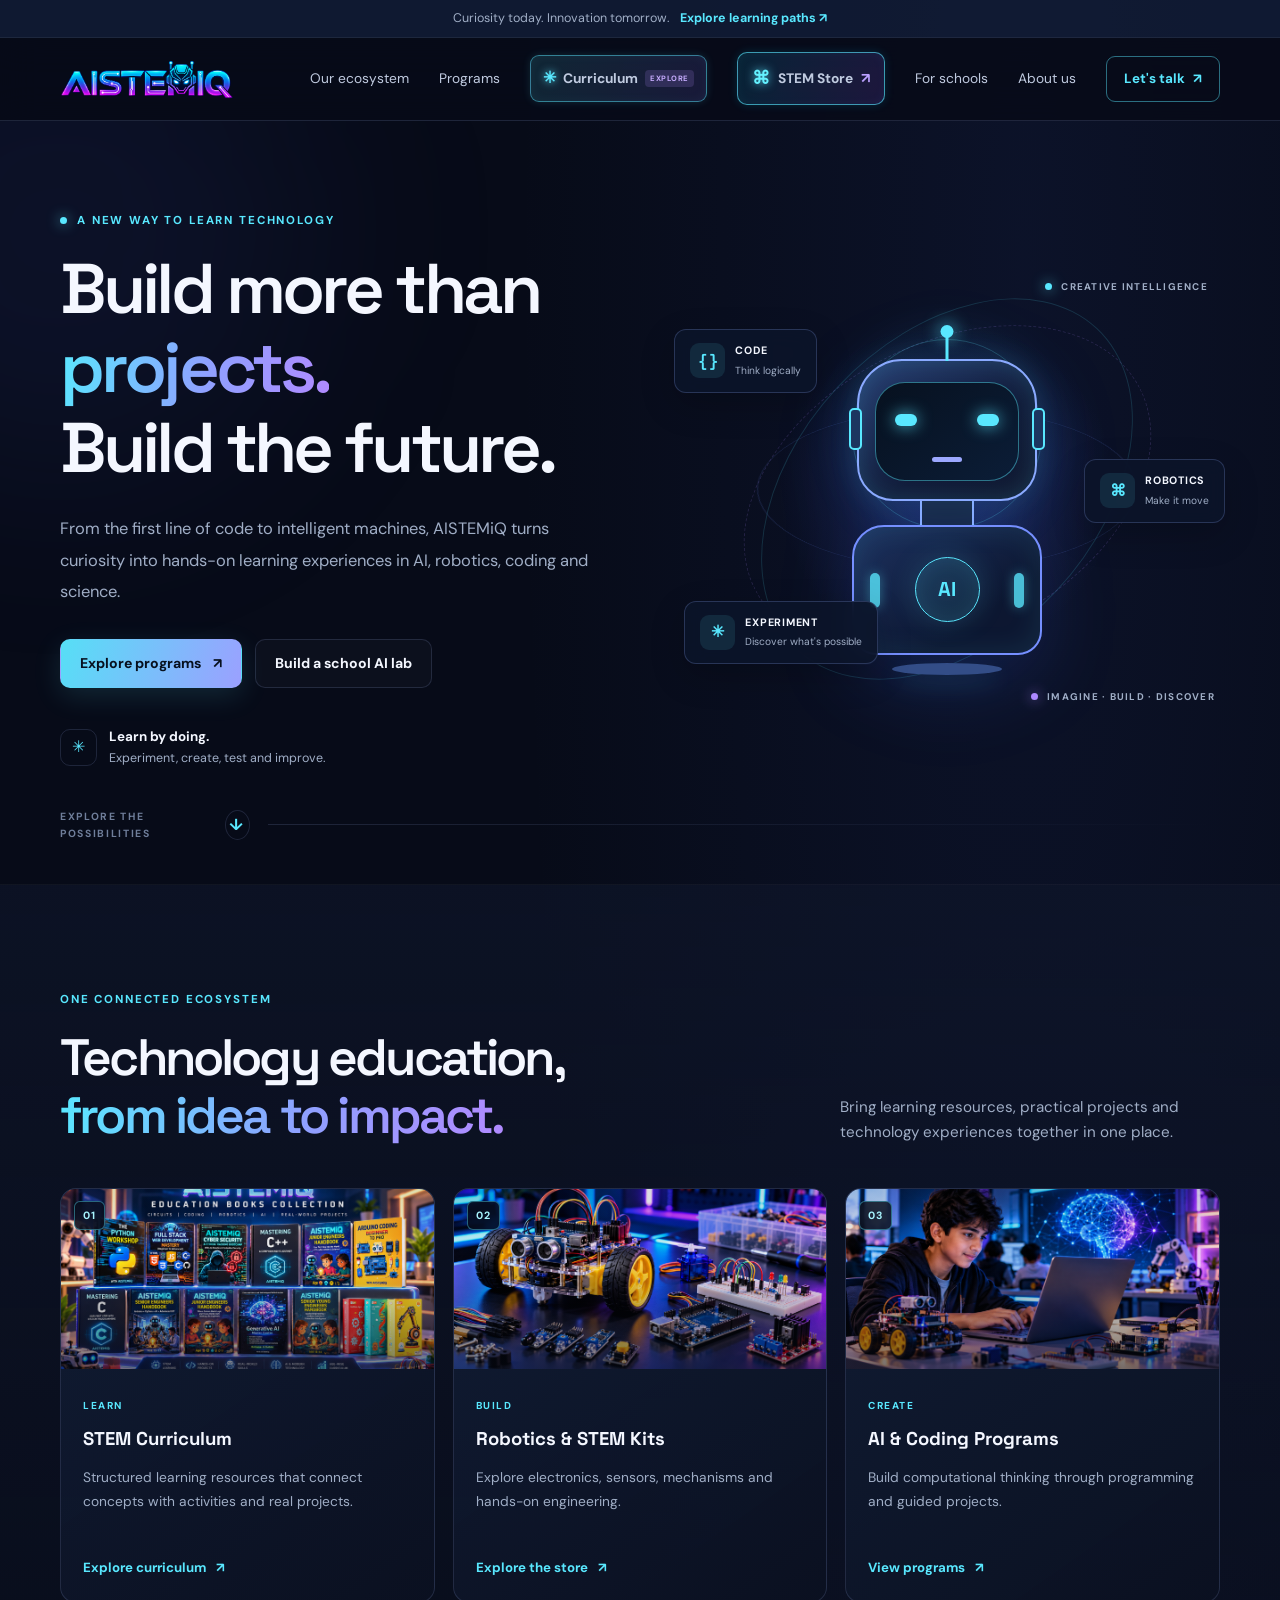
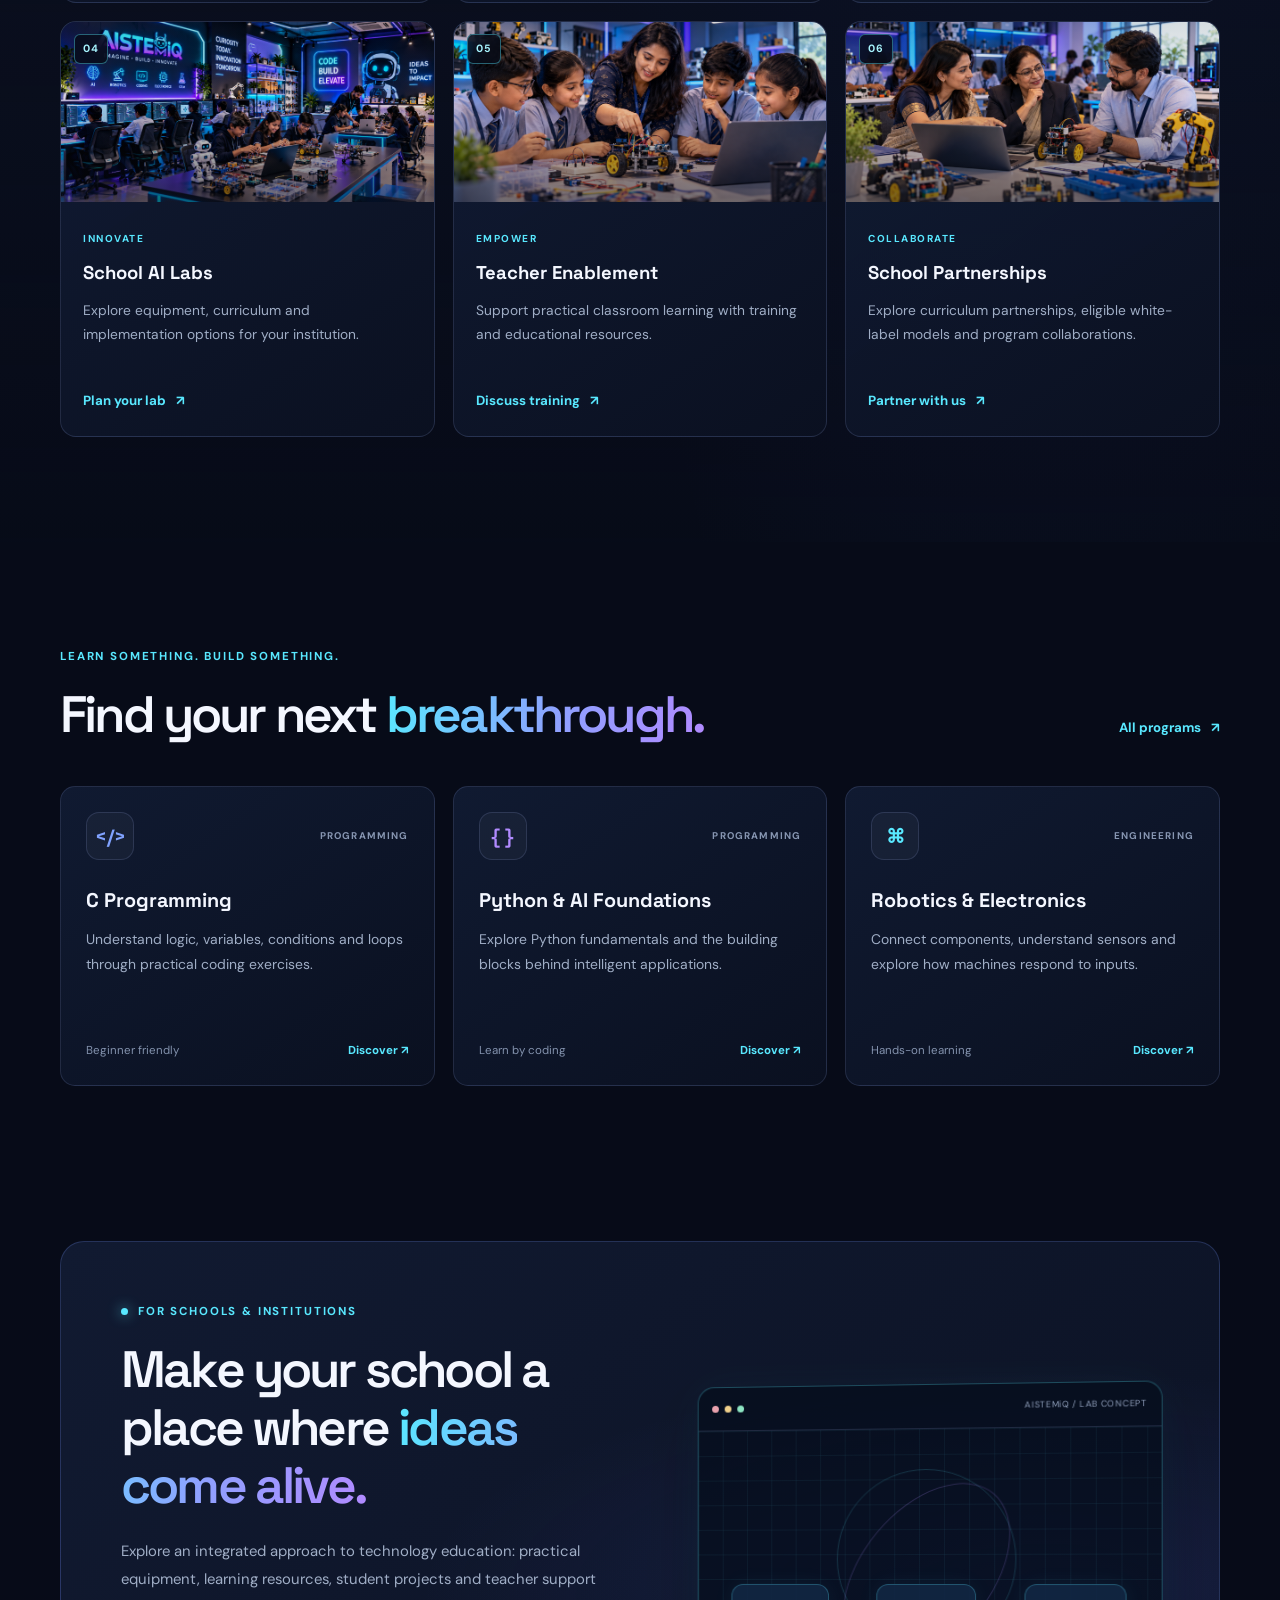
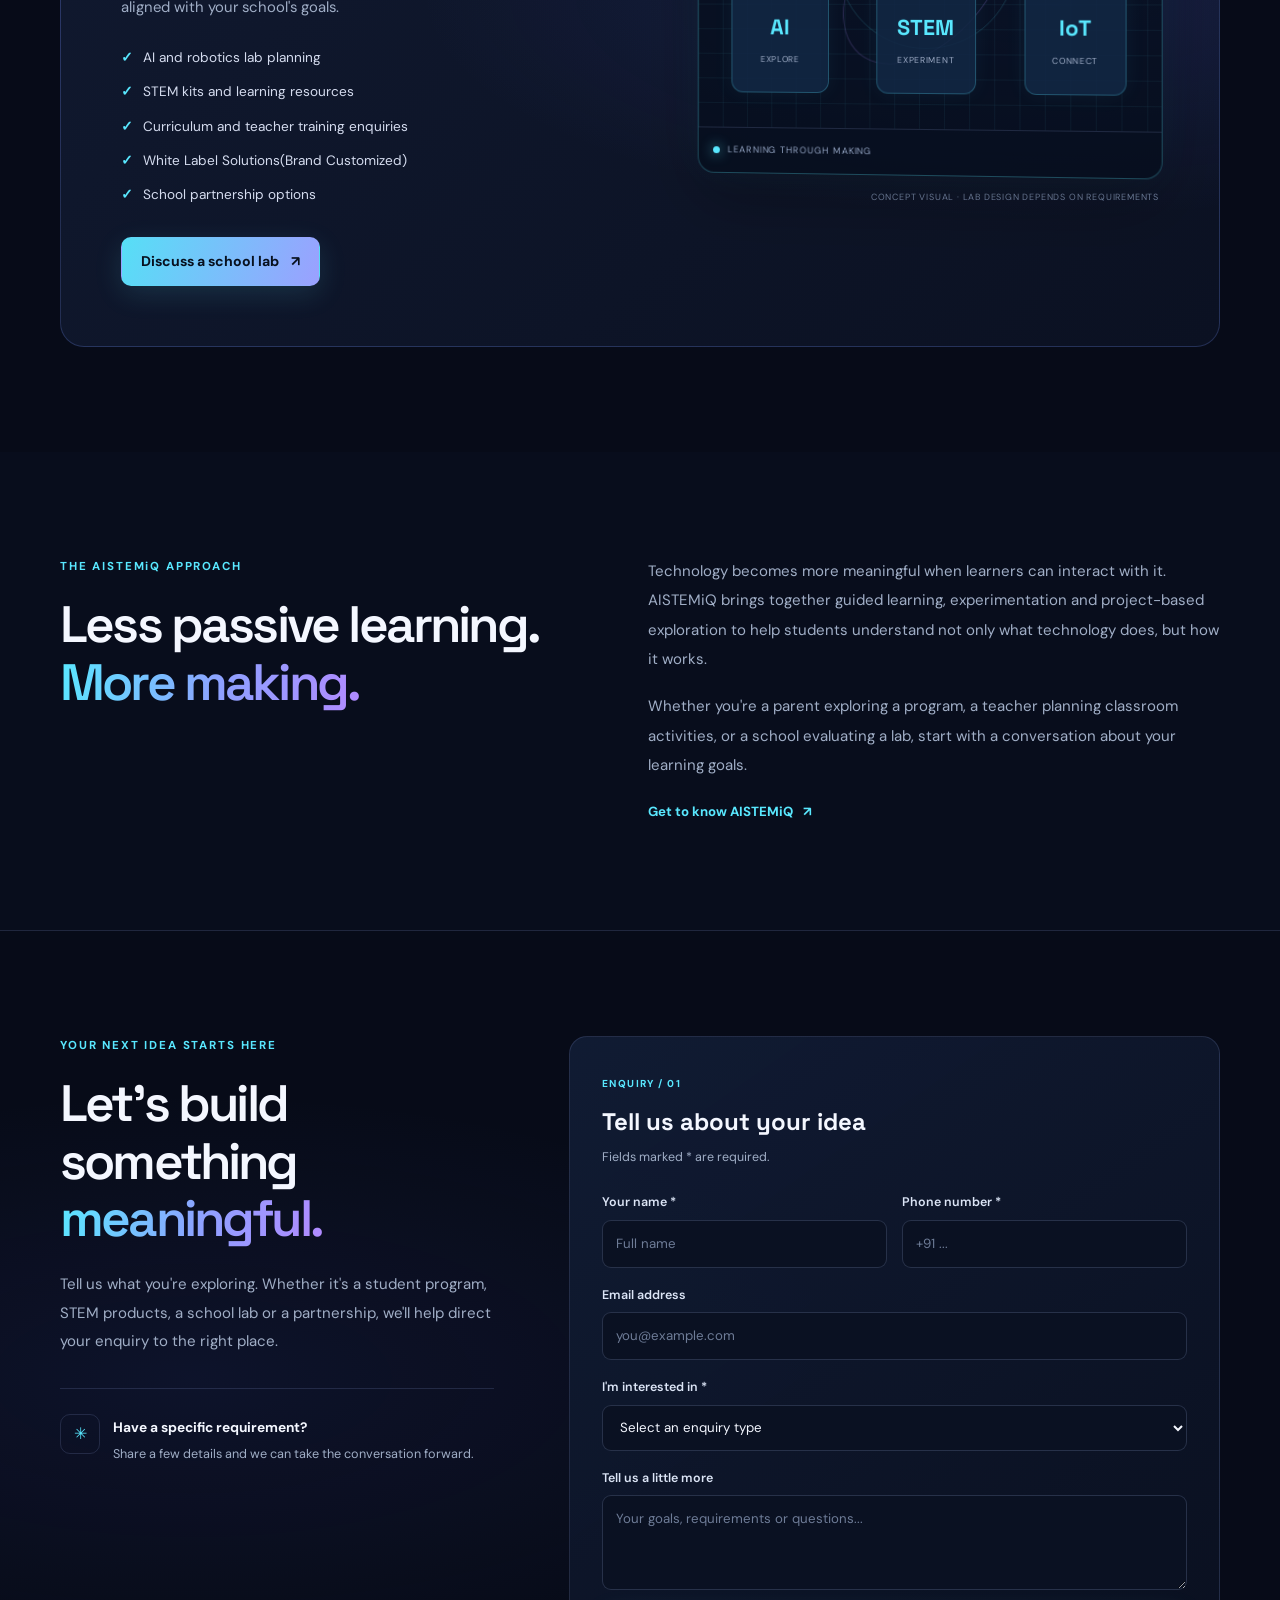
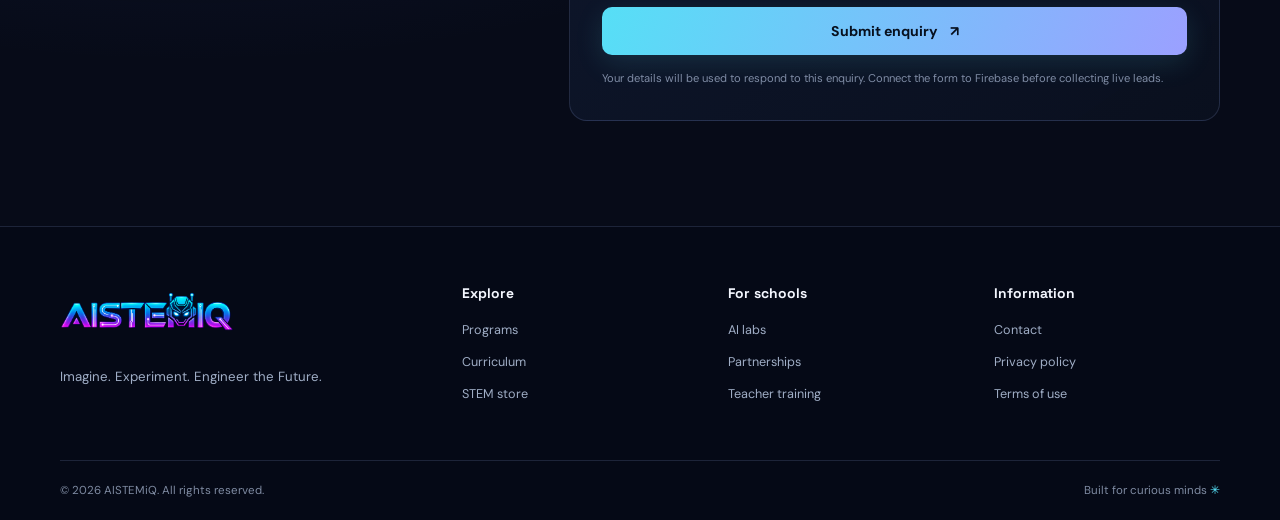
<file: index.html>
<!DOCTYPE html>
<html lang="en">
<head>
  <meta charset="UTF-8">
  <meta name="viewport" content="width=device-width, initial-scale=1.0">

  <title>AISTEMiQ | AI, Robotics, STEM & Future Skills</title>
  <meta name="description" content="Explore AI, robotics, coding, STEM curriculum, educational kits and AI lab solutions for schools with AISTEMiQ.">
  <meta name="theme-color" content="#070b18">

  <link rel="stylesheet" href="css/styles.css">

  <!-- Fonts -->
  <link rel="preconnect" href="https://fonts.googleapis.com">
  <link rel="preconnect" href="https://fonts.gstatic.com" crossorigin>
  <link href="https://fonts.googleapis.com/css2?family=DM+Sans:wght@400;500;600;700&family=Space+Grotesk:wght@400;500;600;700&display=swap" rel="stylesheet">

  <script src="js/main.js" defer></script>
</head>

<body>
  <div class="announcement">
    <p>Curiosity today. Innovation tomorrow. <a href="#programs">Explore learning paths ↗</a></p>
  </div>

  <header class="site-header">
    <nav class="navbar container" aria-label="Main navigation">
      
<a class="brand brand-image" href="index.html" aria-label="AISTEMiQ homepage">
  <img src="assets/aistemiq-logo.png" alt="AISTEMiQ — Future Skills, Built Here">
</a>


      <button class="menu-toggle" id="menuToggle"
        aria-label="Open navigation menu"
        aria-expanded="false"
        aria-controls="navLinks">
        <span></span><span></span><span></span>
      </button>

      <div class="nav-links" id="navLinks">
        <a href="#ecosystem">Our ecosystem</a>
        <a href="#programs">Programs</a>
       
<a href="curriculum.html" class="nav-highlight">
  <span class="curriculum-icon">✳</span>
  Curriculum
  <span class="nav-new">EXPLORE</span>
</a>

<a href="https://prime-aihub.github.io/AISTEMiQ/"
   class="nav-store"
   aria-label="Shop AISTEMiQ Robotics and STEM Kits">
  <span class="store-nav-icon">⌘</span>
  <span>STEM Store</span>
  <span class="store-nav-arrow">↗</span>
</a>

        <a href="#schools">For schools</a>
        <a href="#about">About us</a>
        <a class="nav-cta" href="#contact">Let's talk <span>↗</span></a>
      </div>
    </nav>
  </header>

  <main>
    <!-- HERO -->
    <section class="hero section-pad">
      <div class="hero-grid container">
        <div class="hero-copy">
          <div class="eyebrow">
            <span class="status-dot"></span>
            A NEW WAY TO LEARN TECHNOLOGY
          </div>

          <h1>
            Build more than
            <span class="gradient-text">projects.</span>
            <br>Build the future.
          </h1>

          <p class="hero-description">
            From the first line of code to intelligent machines,
            AISTEMiQ turns curiosity into hands-on learning experiences
            in AI, robotics, coding and science.
          </p>

          <div class="hero-actions">
            <a class="button button-primary" href="#programs">
              Explore programs <span>↗</span>
            </a>
            <a class="button button-secondary" href="#schools">
              Build a school AI lab
            </a>
          </div>

          <div class="hero-proof">
            <div class="proof-icon">✳</div>
            <p><strong>Learn by doing.</strong><br>
              <span>Experiment, create, test and improve.</span>
            </p>
          </div>
        </div>

        <div class="hero-visual" aria-label="Abstract futuristic robotics illustration">
          <div class="orbit orbit-one"></div>
          <div class="orbit orbit-two"></div>
          <div class="orbit orbit-three"></div>

          <div class="visual-label label-top">
            <span class="mini-dot cyan"></span> CREATIVE INTELLIGENCE
          </div>

          <div class="robot-scene">
            <div class="robot-halo"></div>
            <div class="robot-head">
              <div class="robot-ear ear-left"></div>
              <div class="robot-ear ear-right"></div>
              <div class="robot-face">
                <div class="robot-eye eye-left"></div>
                <div class="robot-eye eye-right"></div>
                <div class="robot-mouth"></div>
              </div>
              <div class="robot-antenna">
                <span></span>
              </div>
            </div>
            <div class="robot-neck"></div>
            <div class="robot-body">
              <div class="robot-core">
                <span>AI</span>
              </div>
              <div class="robot-panel panel-left"></div>
              <div class="robot-panel panel-right"></div>
            </div>
            <div class="robot-base"></div>
          </div>

          <div class="floating-card card-code">
            <span class="card-icon">{ }</span>
            <div><strong>CODE</strong><small>Think logically</small></div>
          </div>

          <div class="floating-card card-robotics">
            <span class="card-icon">⌘</span>
            <div><strong>ROBOTICS</strong><small>Make it move</small></div>
          </div>

          <div class="floating-card card-science">
            <span class="card-icon">✳</span>
            <div><strong>EXPERIMENT</strong><small>Discover what's possible</small></div>
          </div>

          <div class="visual-label label-bottom">
            <span class="mini-dot purple"></span> IMAGINE · BUILD · DISCOVER
          </div>
        </div>
      </div>

      <div class="hero-bottom container">
        <span>EXPLORE THE POSSIBILITIES</span>
        <a href="#ecosystem" aria-label="Scroll to our ecosystem">↓</a>
        <span class="hero-bottom-line"></span>
      </div>
    </section>

   <!-- ECOSYSTEM -->
<section class="section-pad ecosystem-section" id="ecosystem">
  <div class="container">

    <div class="section-heading">
      <div>
        <p class="eyebrow">ONE CONNECTED ECOSYSTEM</p>
        <h2>
          Technology education,<br>
          <span class="gradient-text">from idea to impact.</span>
        </h2>
      </div>

      <p class="section-intro">
        Bring learning resources, practical projects and technology
        experiences together in one place.
      </p>
    </div>

    <div class="ecosystem-grid">

      <!-- 01: STEM CURRICULUM -->
      <article class="ecosystem-card card-featured">
        <div class="tile-visual tile-curriculum">
          <img
            src="assets/images/ecosystem/stem-curriculum.png"
            alt="Students exploring science, electronics and STEM projects"
            loading="lazy"
          >
          <span>01</span>
        </div>

        <div class="card-content">
          <span class="card-kicker">LEARN</span>
          <h3>STEM Curriculum</h3>
          <p>
            Structured learning resources that connect concepts
            with activities and real projects.
          </p>
          <a class="text-link" href="curriculum.html">
            Explore curriculum <span>↗</span>
          </a>
        </div>
      </article>

      <!-- 02: ROBOTICS & STEM KITS -->
      <article class="ecosystem-card">
        <div class="tile-visual tile-robotics">
          <img
            src="assets/images/ecosystem/robotics-stem-kits.png"
            alt="Educational robotics kits, robot car and electronic components"
            loading="lazy"
          >
          <span>02</span>
        </div>

        <div class="card-content">
          <span class="card-kicker">BUILD</span>
          <h3>Robotics &amp; STEM Kits</h3>
          <p>
            Explore electronics, sensors, mechanisms and
            hands-on engineering.
          </p>
          <a class="text-link" href="https://prime-aihub.github.io/AISTEMiQ/">
            Explore the store <span>↗</span>
          </a>
        </div>
      </article>

      <!-- 03: AI & CODING PROGRAMS -->
      <article class="ecosystem-card">
        <div class="tile-visual tile-coding">
          <img
            src="assets/images/ecosystem/ai-coding-programs.png"
            alt="Student learning programming with a laptop and educational robot"
            loading="lazy"
          >
          <span>03</span>
        </div>

        <div class="card-content">
          <span class="card-kicker">CREATE</span>
          <h3>AI &amp; Coding Programs</h3>
          <p>
            Build computational thinking through programming
            and guided projects.
          </p>
          <a class="text-link" href="programs.html">
            View programs <span>↗</span>
          </a>
        </div>
      </article>

      <!-- 04: SCHOOL AI LABS -->
      <article class="ecosystem-card">
        <div class="tile-visual tile-labs">
          <img
            src="assets/images/ecosystem/school-ai-labs.png"
            alt="AISTEMiQ technology lab with coding workstations, neon signs and robotics kits"
            loading="lazy"
          >
          <span>04</span>
        </div>

        <div class="card-content">
          <span class="card-kicker">INNOVATE</span>
          <h3>School AI Labs</h3>
          <p>
            Explore equipment, curriculum and implementation
            options for your institution.
          </p>
          <a class="text-link" href="school-partnerships.html">
            Plan your lab <span>↗</span>
          </a>
        </div>
      </article>

      <!-- 05: TEACHER ENABLEMENT -->
      <article class="ecosystem-card">
        <div class="tile-visual tile-teachers">
          <img
            src="assets/images/ecosystem/teacher-enablement.png"
            alt="Teacher mentoring students during a practical robotics lesson"
            loading="lazy"
          >
          <span>05</span>
        </div>

        <div class="card-content">
          <span class="card-kicker">EMPOWER</span>
          <h3>Teacher Enablement</h3>
          <p>
            Support practical classroom learning with training
            and educational resources.
          </p>
          <a class="text-link" href="#contact">
            Discuss training <span>↗</span>
          </a>
        </div>
      </article>

      <!-- 06: SCHOOL PARTNERSHIPS -->
      <article class="ecosystem-card">
        <div class="tile-visual tile-partners">
          <img
            src="assets/images/ecosystem/school-partnerships.png"
            alt="School educators collaborating on a technology education program"
            loading="lazy"
          >
          <span>06</span>
        </div>

        <div class="card-content">
          <span class="card-kicker">COLLABORATE</span>
          <h3>School Partnerships</h3>
          <p>
            Explore curriculum partnerships, eligible white-label
            models and program collaborations.
          </p>
          <a class="text-link" href="school-partnerships.html">
            Partner with us <span>↗</span>
          </a>
        </div>
      </article>

    </div>
  </div>
</section>

    <!-- PROGRAMS -->
    <section class="section-pad programs-section" id="programs">
      <div class="container">
        <div class="section-heading">
          <div>
            <p class="eyebrow">LEARN SOMETHING. BUILD SOMETHING.</p>
            <h2>Find your next <span class="gradient-text">breakthrough.</span></h2>
          </div>
          <a href="programs.html" class="text-link heading-link">All programs <span>↗</span></a>
        </div>

        <div class="program-grid">
          <article class="program-card">
            <div class="program-top">
              <span class="program-symbol symbol-blue">&lt;/&gt;</span>
              <span class="program-tag">PROGRAMMING</span>
            </div>
            <h3>C Programming</h3>
            <p>Understand logic, variables, conditions and loops through practical coding exercises.</p>
            <div class="program-footer"><span>Beginner friendly</span><a href="programs.html">Discover ↗</a></div>
          </article>

          <article class="program-card">
            <div class="program-top">
              <span class="program-symbol symbol-purple">{ }</span>
              <span class="program-tag">PROGRAMMING</span>
            </div>
            <h3>Python & AI Foundations</h3>
            <p>Explore Python fundamentals and the building blocks behind intelligent applications.</p>
            <div class="program-footer"><span>Learn by coding</span><a href="programs.html">Discover ↗</a></div>
          </article>

          <article class="program-card">
            <div class="program-top">
              <span class="program-symbol symbol-cyan">⌘</span>
              <span class="program-tag">ENGINEERING</span>
            </div>
            <h3>Robotics & Electronics</h3>
            <p>Connect components, understand sensors and explore how machines respond to inputs.</p>
            <div class="program-footer"><span>Hands-on learning</span><a href="programs.html">Discover ↗</a></div>
          </article>
        </div>
      </div>
    </section>

    <!-- SCHOOL LAB -->
    <section class="section-pad school-section" id="schools">
      <div class="container">
        <div class="school-panel">
          <div class="school-copy">
            <p class="eyebrow"><span class="mini-dot cyan"></span> FOR SCHOOLS & INSTITUTIONS</p>
            <h2>Make your school a place where <span class="gradient-text">ideas come alive.</span></h2>
            <p>
              Explore an integrated approach to technology education:
              practical equipment, learning resources, student projects
              and teacher support aligned with your school's goals.
            </p>
            <ul class="check-list">
              <li><span>✓</span> AI and robotics lab planning</li>
              <li><span>✓</span> STEM kits and learning resources</li>
              <li><span>✓</span> Curriculum and teacher training enquiries</li>
              <li><span>✓</span> White Label Solutions(Brand Customized)</li>
              <li><span>✓</span> School partnership options</li>
            </ul>
            <a class="button button-primary" href="labs.html">Discuss a school lab <span>↗</span></a>
          </div>

          <div class="school-visual">
            <div class="lab-window">
              <div class="window-top"><span></span><span></span><span></span><small>AISTEMiQ / LAB CONCEPT</small></div>
              <div class="lab-grid">
                <div class="lab-orb orb-one"></div>
                <div class="lab-orb orb-two"></div>
                <div class="lab-chip"><span>AI</span><small>EXPLORE</small></div>
                <div class="lab-chip"><span>STEM</span><small>EXPERIMENT</small></div>
                <div class="lab-chip"><span>IoT</span><small>CONNECT</small></div>
              </div>
              <div class="lab-caption"><span class="status-dot"></span> LEARNING THROUGH MAKING</div>
            </div>
            <div class="visual-footnote">CONCEPT VISUAL · LAB DESIGN DEPENDS ON REQUIREMENTS</div>
          </div>
        </div>
      </div>
    </section>

    <!-- ABOUT -->
    <section class="section-pad about-section" id="about">
      <div class="container about-grid">
        <div>
          <p class="eyebrow">THE AISTEMiQ APPROACH</p>
          <h2>Less passive learning.<br><span class="gradient-text">More making.</span></h2>
        </div>
        <div class="about-copy">
          <p>
            Technology becomes more meaningful when learners can interact
            with it. AISTEMiQ brings together guided learning, experimentation
            and project-based exploration to help students understand not
            only what technology does, but how it works.
          </p>
          <p>
            Whether you're a parent exploring a program, a teacher planning
            classroom activities, or a school evaluating a lab, start with
            a conversation about your learning goals.
          </p>
          <a href="contact.html" class="text-link">Get to know AISTEMiQ <span>↗</span></a>
        </div>
      </div>
    </section>

    <!-- CONTACT -->
    <section class="section-pad contact-section" id="contact">
      <div class="container contact-grid">
        <div class="contact-copy">
          <p class="eyebrow">YOUR NEXT IDEA STARTS HERE</p>
          <h2>Let's build something <span class="gradient-text">meaningful.</span></h2>
          <p>
            Tell us what you're exploring. Whether it's a student program,
            STEM products, a school lab or a partnership, we'll help direct
            your enquiry to the right place.
          </p>
          <div class="contact-note">
            <span class="note-icon">✳</span>
            <div><strong>Have a specific requirement?</strong><p>Share a few details and we can take the conversation forward.</p></div>
          </div>
        </div>

        <form class="contact-form" id="leadForm">
          <div class="form-heading">
            <span class="form-step">ENQUIRY / 01</span>
            <h3>Tell us about your idea</h3>
            <p>Fields marked * are required.</p>
          </div>

          <div class="form-row">
            <div class="form-field">
              <label for="name">Your name *</label>
              <input type="text" id="name" name="name" placeholder="Full name" autocomplete="name" required>
            </div>
            <div class="form-field">
              <label for="phone">Phone number *</label>
              <input type="tel" id="phone" name="phone" placeholder="+91 ..." autocomplete="tel" required>
            </div>
          </div>

          <div class="form-field">
            <label for="email">Email address</label>
            <input type="email" id="email" name="email" placeholder="you@example.com" autocomplete="email">
          </div>

          <div class="form-field">
            <label for="interest">I'm interested in *</label>
            <select id="interest" name="interest" required>
              <option value="">Select an enquiry type</option>
              <option value="Student programs">Student programs</option>
              <option value="STEM curriculum and books">STEM curriculum and books</option>
              <option value="Robotics kits and products">Robotics kits and products</option>
              <option value="School AI lab">School AI lab</option>
              <option value="Teacher training">Teacher training</option>
              <option value="School partnership">School partnership</option>
              <option value="Other enquiry">Other enquiry</option>
            </select>
          </div>

          <div class="form-field">
            <label for="message">Tell us a little more</label>
            <textarea id="message" name="message" rows="3" placeholder="Your goals, requirements or questions..."></textarea>
          </div>

          <button type="submit" class="button button-primary form-submit">
            Submit enquiry <span>↗</span>
          </button>
          <p class="form-disclaimer">
            Your details will be used to respond to this enquiry.
            Connect the form to Firebase before collecting live leads.
          </p>
          <p class="form-status" id="formStatus" role="status" aria-live="polite"></p>
        </form>
      </div>
    </section>
  </main>

  <!-- FOOTER -->
  <footer class="site-footer">
    <div class="container footer-main">
      <div class="footer-brand">
       
<a class="brand brand-image" href="index.html" aria-label="AISTEMiQ homepage">
  <img src="assets/aistemiq-logo.png" alt="AISTEMiQ — Future Skills, Built Here">
</a>

        <p>Imagine. Experiment. Engineer the Future.</p>
      </div>

      <div class="footer-column">
        <h4>Explore</h4>
        <a href="programs.html">Programs</a>
        <a href="curriculum.html">Curriculum</a>
        <a href="https://prime-aihub.github.io/AISTEMiQ/">STEM store</a>
      </div>

      <div class="footer-column">
        <h4>For schools</h4>
        <a href="">AI labs</a>
        <a href="">Partnerships</a>
        <a href="contact.html">Teacher training</a>
      </div>

      <div class="footer-column">
        <h4>Information</h4>
        <a href="contact.html">Contact</a>
        <a href="privacy.html">Privacy policy</a>
        <a href="terms.html">Terms of use</a>
      </div>
    </div>

    <div class="container footer-bottom">
      <p>© <span id="currentYear"></span> AISTEMiQ. All rights reserved.</p>
      <p>Built for curious minds <span class="footer-heart">✳</span></p>
    </div>
  </footer>

  <div class="toast" id="toast" role="status" aria-live="polite"></div>
</body>
</html>
</file>
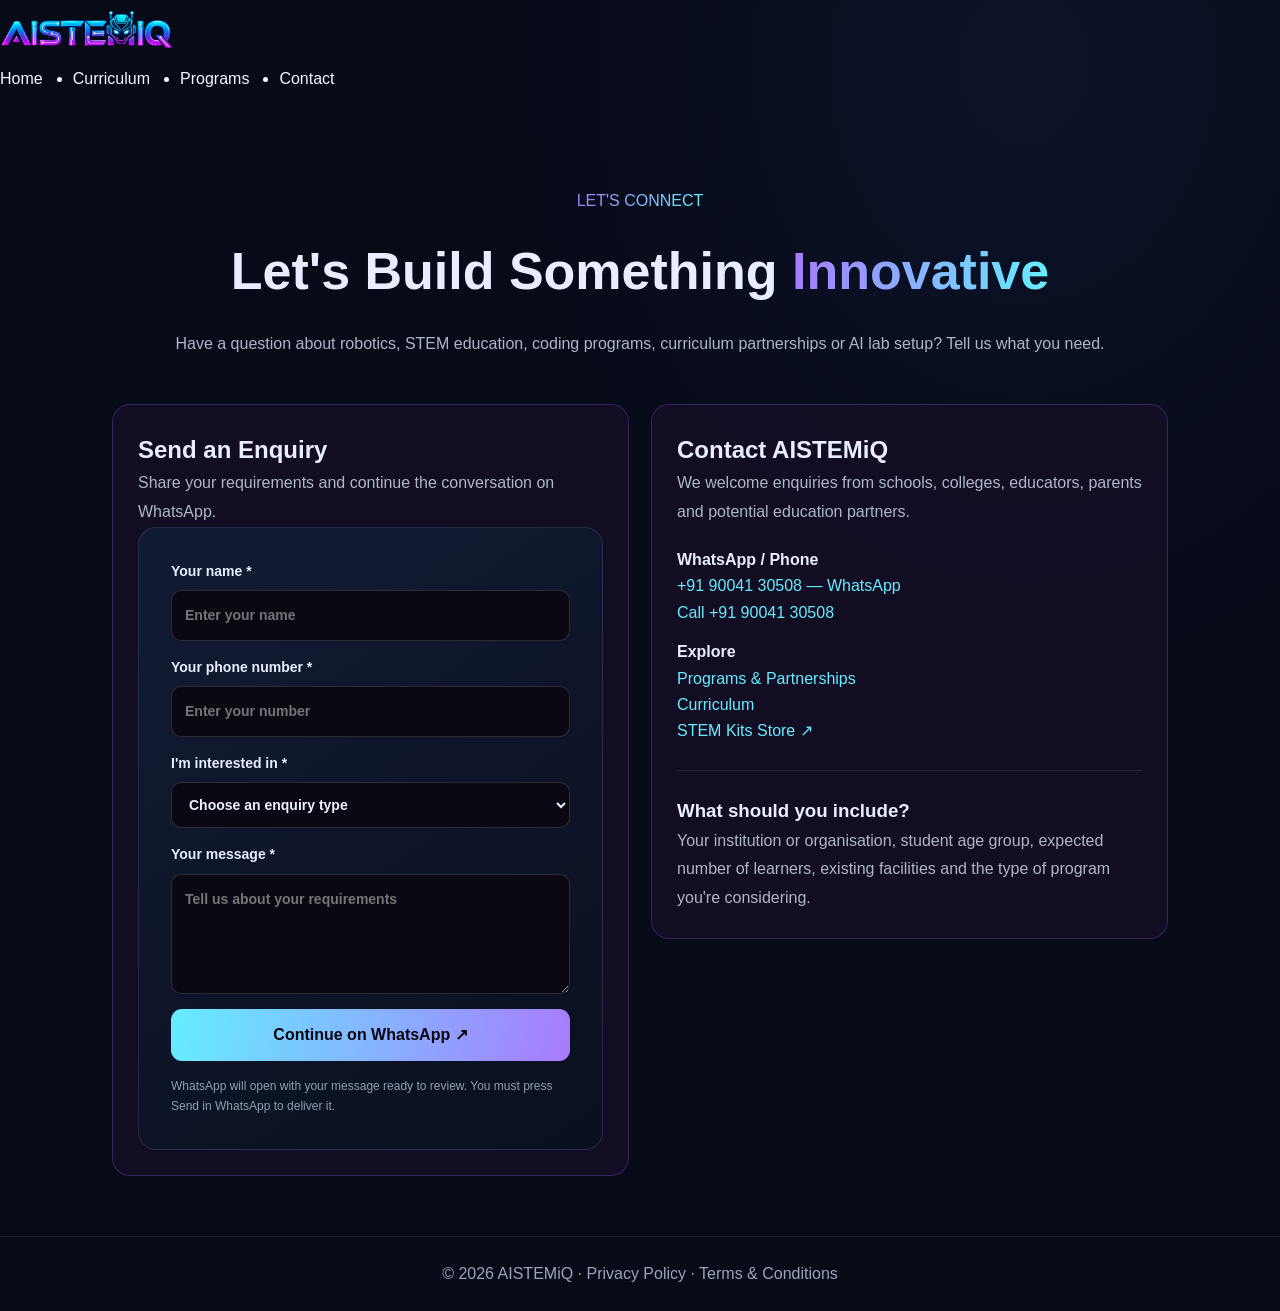
<file: contact.html>
<!DOCTYPE html>
<html lang="en">
<head>
  <meta charset="UTF-8">
  <meta name="viewport" content="width=device-width, initial-scale=1.0">
  <meta name="theme-color" content="#080611">
  <meta name="description" content="Contact AISTEMiQ for STEM education, robotics programs, curriculum partnerships, AI labs and technology training.">
  <title>Contact Us | AISTEMiQ</title>
  <link rel="stylesheet" href="css/styles.css">
  <style>
    .legal-page{max-width:1100px;margin:auto;padding:60px 22px;color:#e8edff}
    .legal-hero{text-align:center;padding:35px 0 45px}
    .legal-hero h1{font-size:clamp(34px,5vw,52px);margin:15px 0}
    .legal-gradient{background:linear-gradient(90deg,#a77bff,#65edff);background-clip:text;-webkit-background-clip:text;color:transparent}
    .legal-muted{color:#aeb6ca;line-height:1.8}
    .contact-grid{display:grid;grid-template-columns:repeat(2,minmax(0,1fr));gap:22px}
    .contact-card{padding:25px;border:1px solid rgba(139,92,246,.28);border-radius:18px;background:rgba(22,15,39,.78)}
    .contact-card h2{margin-top:0}
    .contact-form{display:grid;gap:15px}
    .contact-form label{display:grid;gap:7px;font-size:14px;font-weight:650}
    .contact-form input,.contact-form select,.contact-form textarea{width:100%;padding:13px;border:1px solid rgba(255,255,255,.14);border-radius:10px;background:#0b0814;color:#edf1ff;font:inherit}
    .contact-form textarea{min-height:120px;resize:vertical}
    .contact-form input:focus,.contact-form select:focus,.contact-form textarea:focus{outline:2px solid #65edff}
    .contact-btn{display:inline-flex;align-items:center;justify-content:center;padding:13px 19px;border:0;border-radius:11px;background:linear-gradient(100deg,#65edff,#a77bff);color:#080611;font-weight:800;text-decoration:none;cursor:pointer}
    .contact-links{display:grid;gap:13px;margin-top:20px}
    .contact-links a{color:#65edff;text-decoration:none;overflow-wrap:anywhere}
    .contact-links a:hover{text-decoration:underline}
    .contact-foot{font-size:12px;color:#939db2;line-height:1.7}
    @media(max-width:700px){.contact-grid{grid-template-columns:1fr}.legal-page{padding-top:35px}}
  </style>
</head>
<body>
  <header class="main-nav">
    <div class="nav-inner">
      <a class="brand brand-image" href="index.html" aria-label="AISTEMiQ Home">
        <img src="assets/aistemiq-logo.png" alt="AISTEMiQ" style="width:205px;max-height:58px;object-fit:contain">
      </a>
      <nav aria-label="Main navigation">
        <ul class="nav-links">
          <li><a href="index.html">Home</a></li>
          <li><a href="curriculum.html">Curriculum</a></li>
          <li><a href="programs.html">Programs</a></li>
          <li><a href="contact.html" aria-current="page">Contact</a></li>
        </ul>
      </nav>
    </div>
  </header>

  <main class="legal-page">
    <section class="legal-hero">
      <span class="legal-gradient">LET'S CONNECT</span>
      <h1>Let's Build Something <span class="legal-gradient">Innovative</span></h1>
      <p class="legal-muted">
        Have a question about robotics, STEM education, coding programs,
        curriculum partnerships or AI lab setup? Tell us what you need.
      </p>
    </section>

    <div class="contact-grid">
      <section class="contact-card">
        <h2>Send an Enquiry</h2>
        <p class="legal-muted">Share your requirements and continue the conversation on WhatsApp.</p>

        <form class="contact-form" id="contact-form">
          <label for="contact-name">Your name *
            <input id="contact-name" name="name" required autocomplete="name" placeholder="Enter your name">
          </label>

          <label for="contact-phone">Your phone number *
            <input id="contact-phone" name="phone" type="tel" required autocomplete="tel" placeholder="Enter your number">
          </label>

          <label for="contact-type">I'm interested in *
            <select id="contact-type" name="interest" required>
              <option value="">Choose an enquiry type</option>
              <option>Student STEM and Robotics Programs</option>
              <option>Coding, Python and AI Programs</option>
              <option>Curriculum and Books</option>
              <option>AI and STEM Lab Setup</option>
              <option>School or Institution Partnership</option>
              <option>Education IT Institute Partnership</option>
              <option>Other Enquiry</option>
            </select>
          </label>

          <label for="contact-message">Your message *
            <textarea id="contact-message" name="message" required placeholder="Tell us about your requirements"></textarea>
          </label>

          <button class="contact-btn" type="submit">Continue on WhatsApp ↗</button>
          <p class="contact-foot">WhatsApp will open with your message ready to review. You must press Send in WhatsApp to deliver it.</p>
        </form>
      </section>

      <aside class="contact-card">
        <h2>Contact AISTEMiQ</h2>
        <p class="legal-muted">
          We welcome enquiries from schools, colleges, educators, parents
          and potential education partners.
        </p>

        <div class="contact-links">
          <div><strong>WhatsApp / Phone</strong><br>
            <a href="https://wa.me/919004130508">+91 90041 30508 — WhatsApp</a><br>
            <a href="tel:+919004130508">Call +91 90041 30508</a>
          </div>
          <div><strong>Explore</strong><br>
            <a href="programs.html">Programs & Partnerships</a><br>
            <a href="curriculum.html">Curriculum</a><br>
            <a href="https://prime-aihub.github.io/AISTEMiQ/" target="_blank" rel="noopener">STEM Kits Store ↗</a>
          </div>
        </div>

        <hr style="border:0;border-top:1px solid rgba(255,255,255,.1);margin:25px 0">
        <h3>What should you include?</h3>
        <p class="legal-muted">
          Your institution or organisation, student age group, expected
          number of learners, existing facilities and the type of program
          you're considering.
        </p>
      </aside>
    </div>
  </main>

  <footer style="text-align:center;padding:24px;color:#9ba4b8;border-top:1px solid rgba(255,255,255,.07)">
    © <span id="year"></span> AISTEMiQ ·
    <a href="privacy.html">Privacy Policy</a> ·
    <a href="terms.html">Terms & Conditions</a>
  </footer>

  <script>
    document.getElementById("year").textContent = new Date().getFullYear();

    document.getElementById("contact-form").addEventListener("submit", function(event) {
      event.preventDefault();
      if (!this.reportValidity()) return;

      const data = new FormData(this);
      const message = [
        "Hello AISTEMiQ! I have a new enquiry.",
        "",
        "Name: " + data.get("name"),
        "Phone: " + data.get("phone"),
        "Interest: " + data.get("interest"),
        "Message: " + data.get("message")
      ].join("\n");

      window.open(
        "https://wa.me/919004130508?text=" + encodeURIComponent(message),
        "_blank",
        "noopener,noreferrer"
      );
    });
  </script>
</body>
</html>
</file>
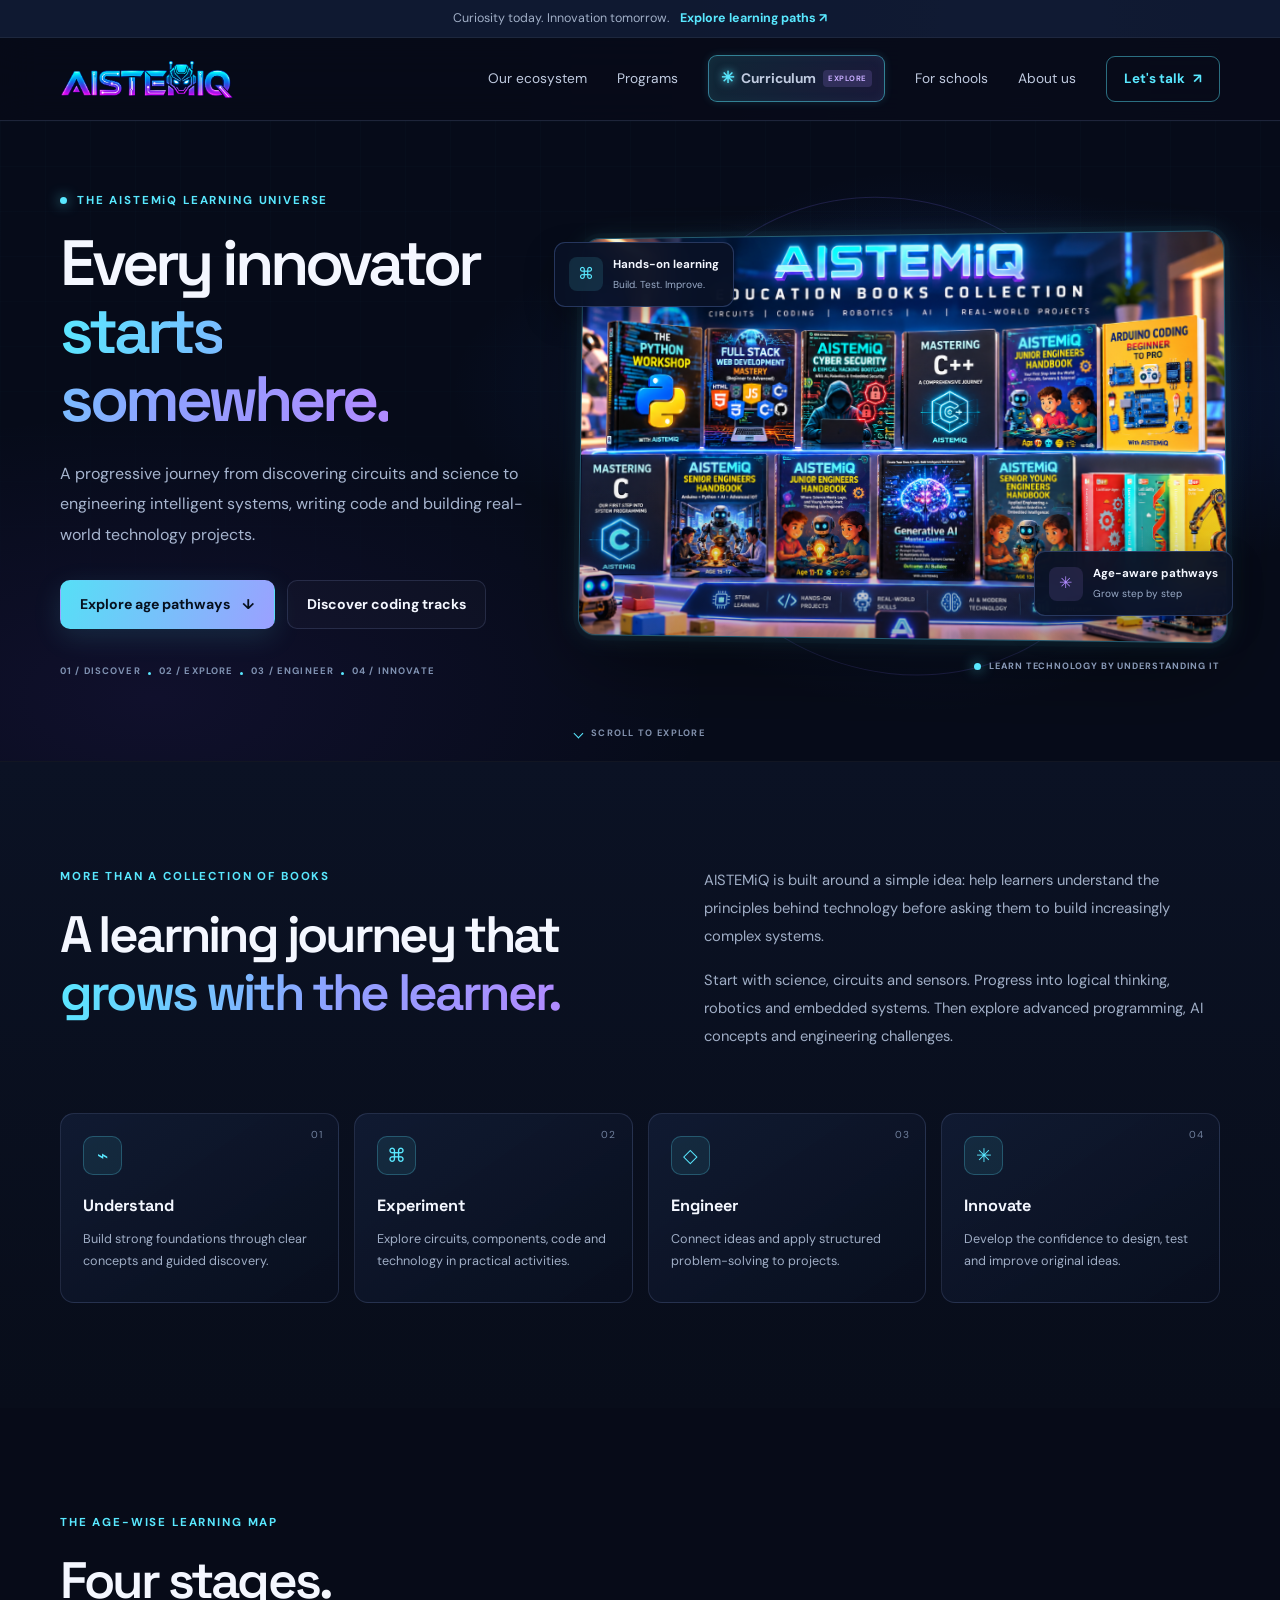
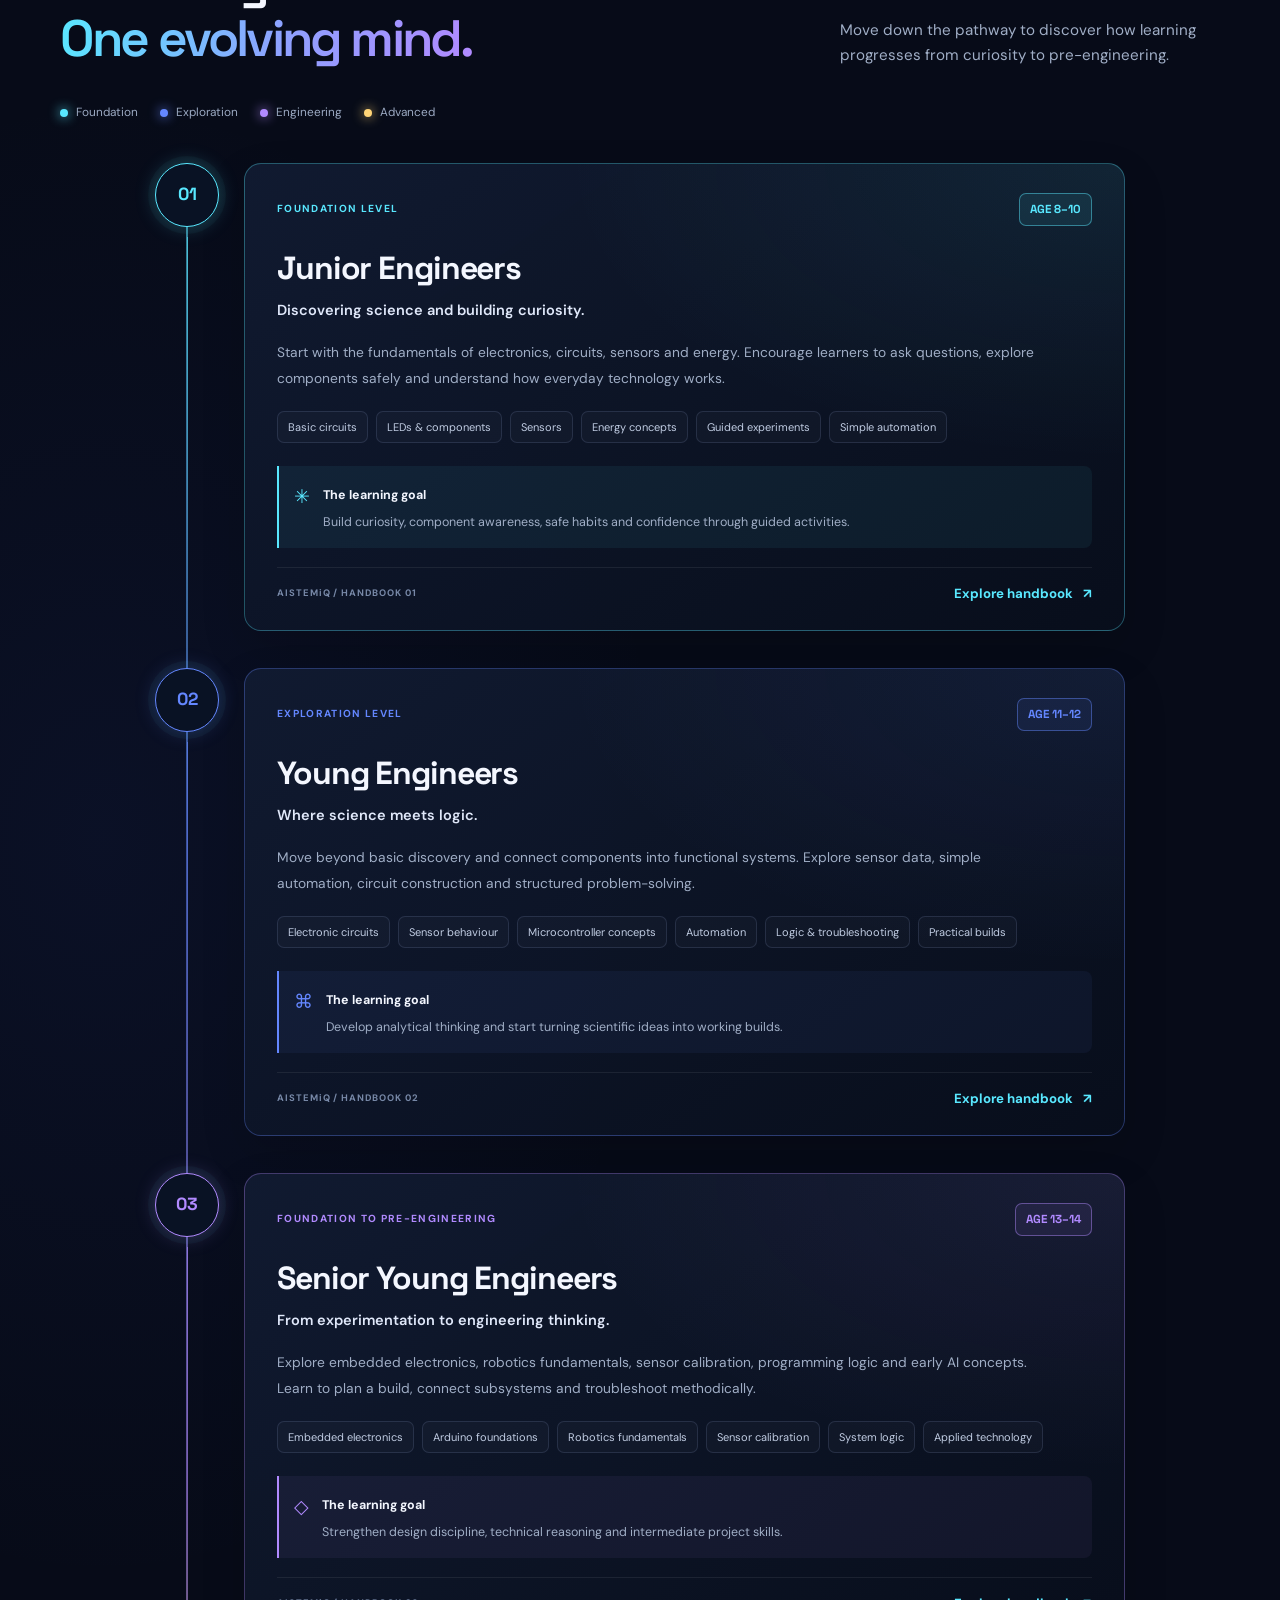
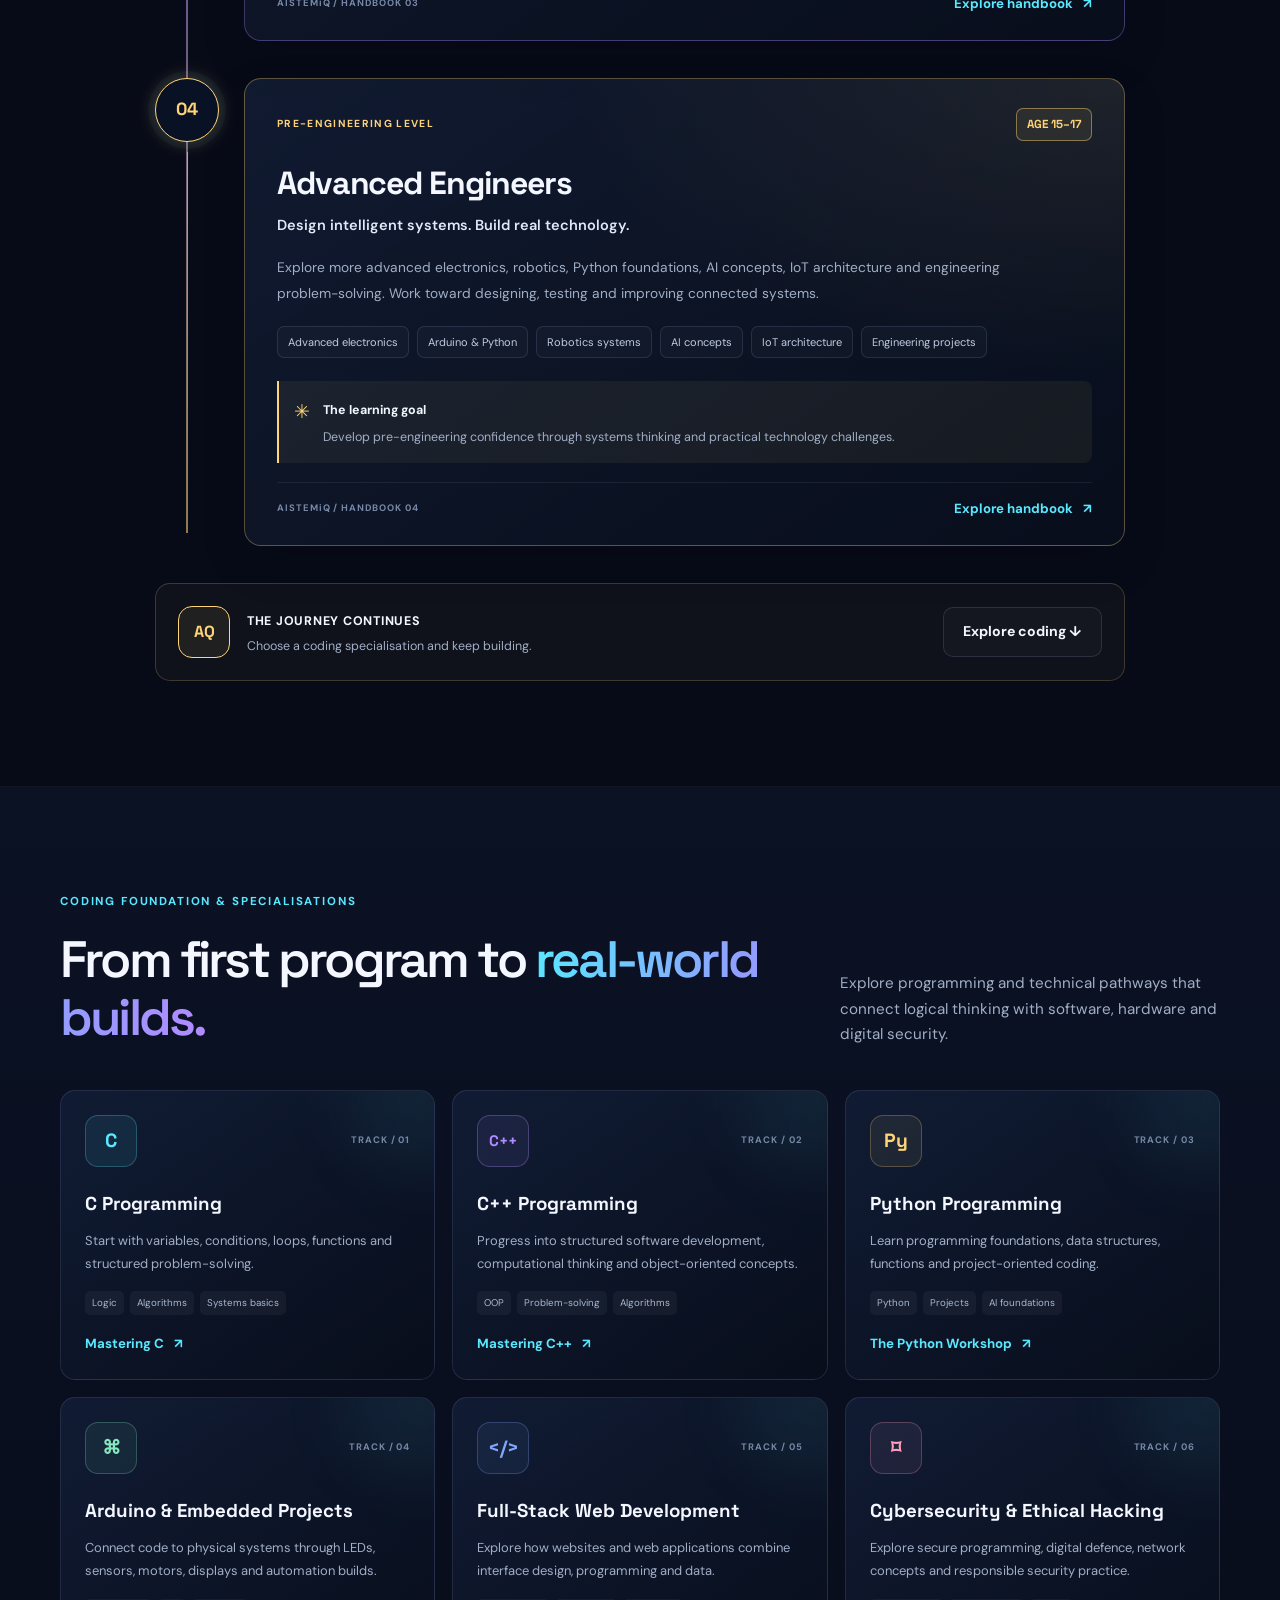
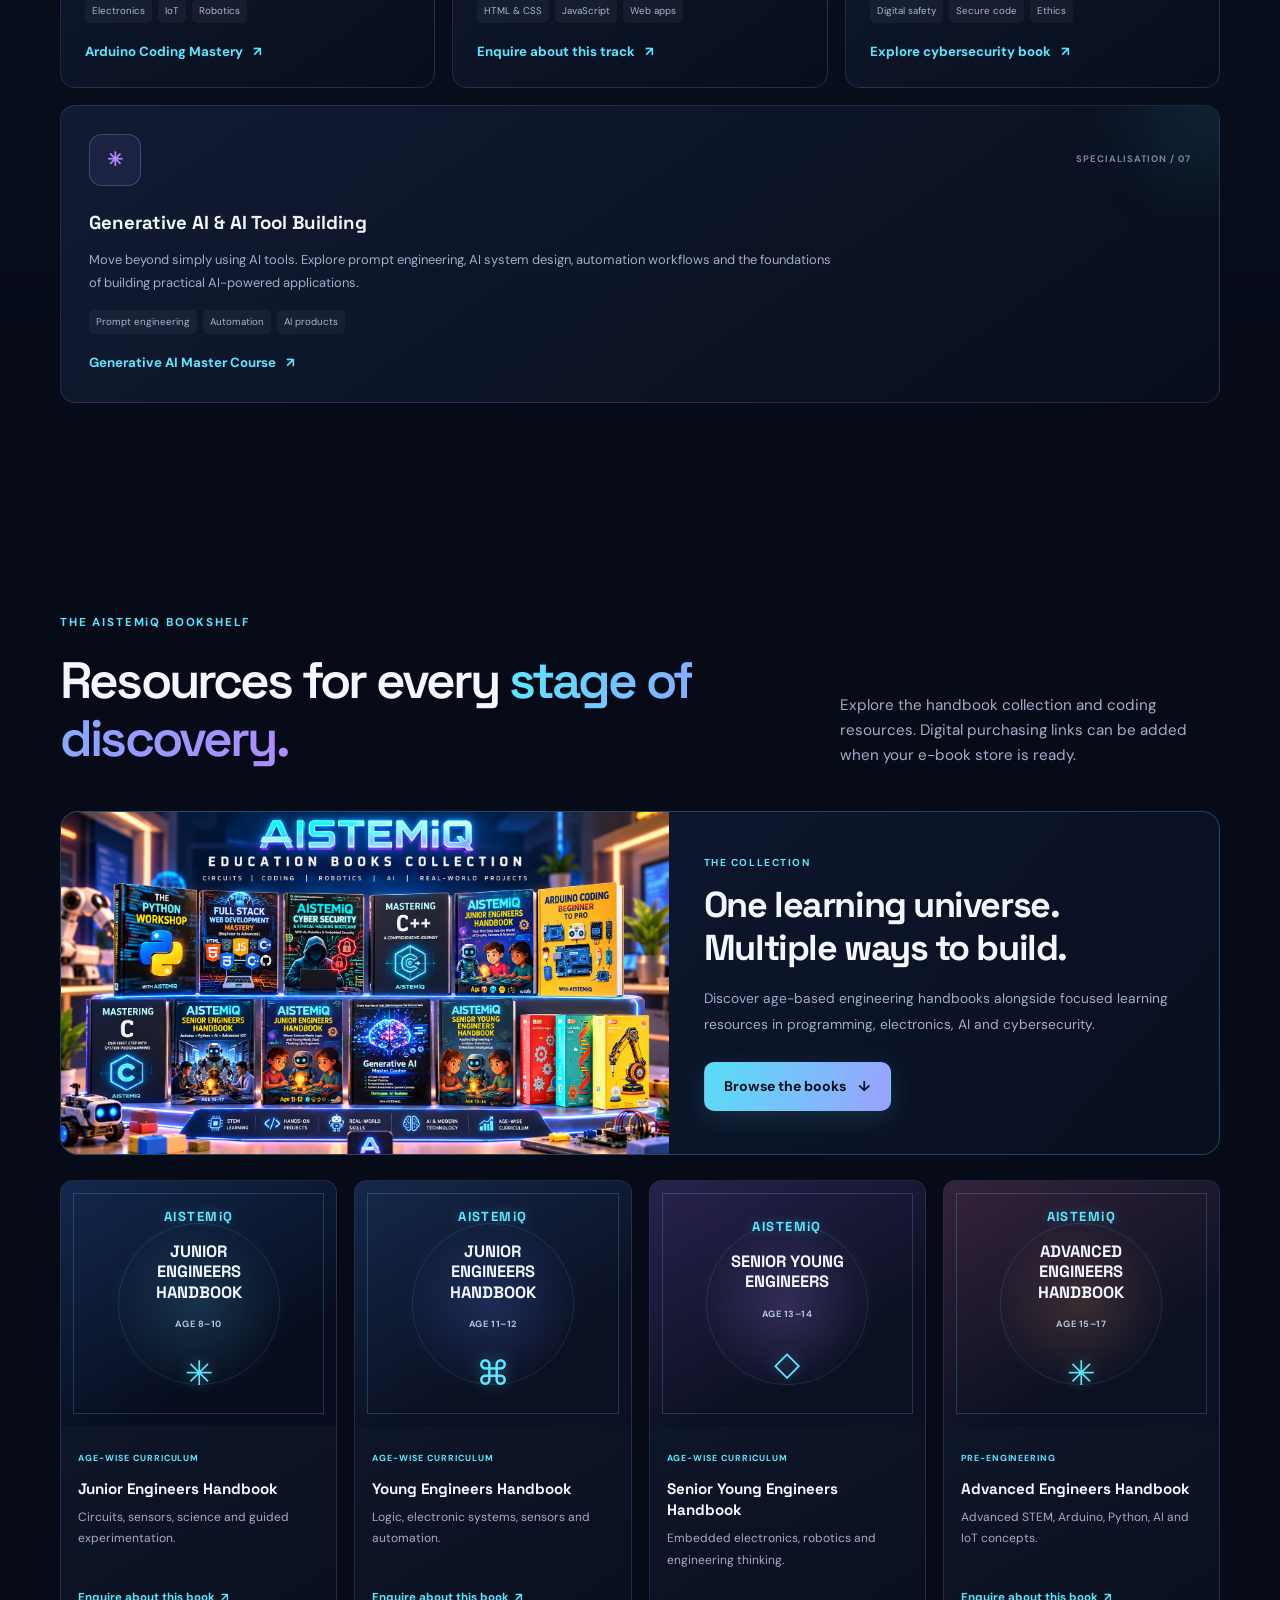
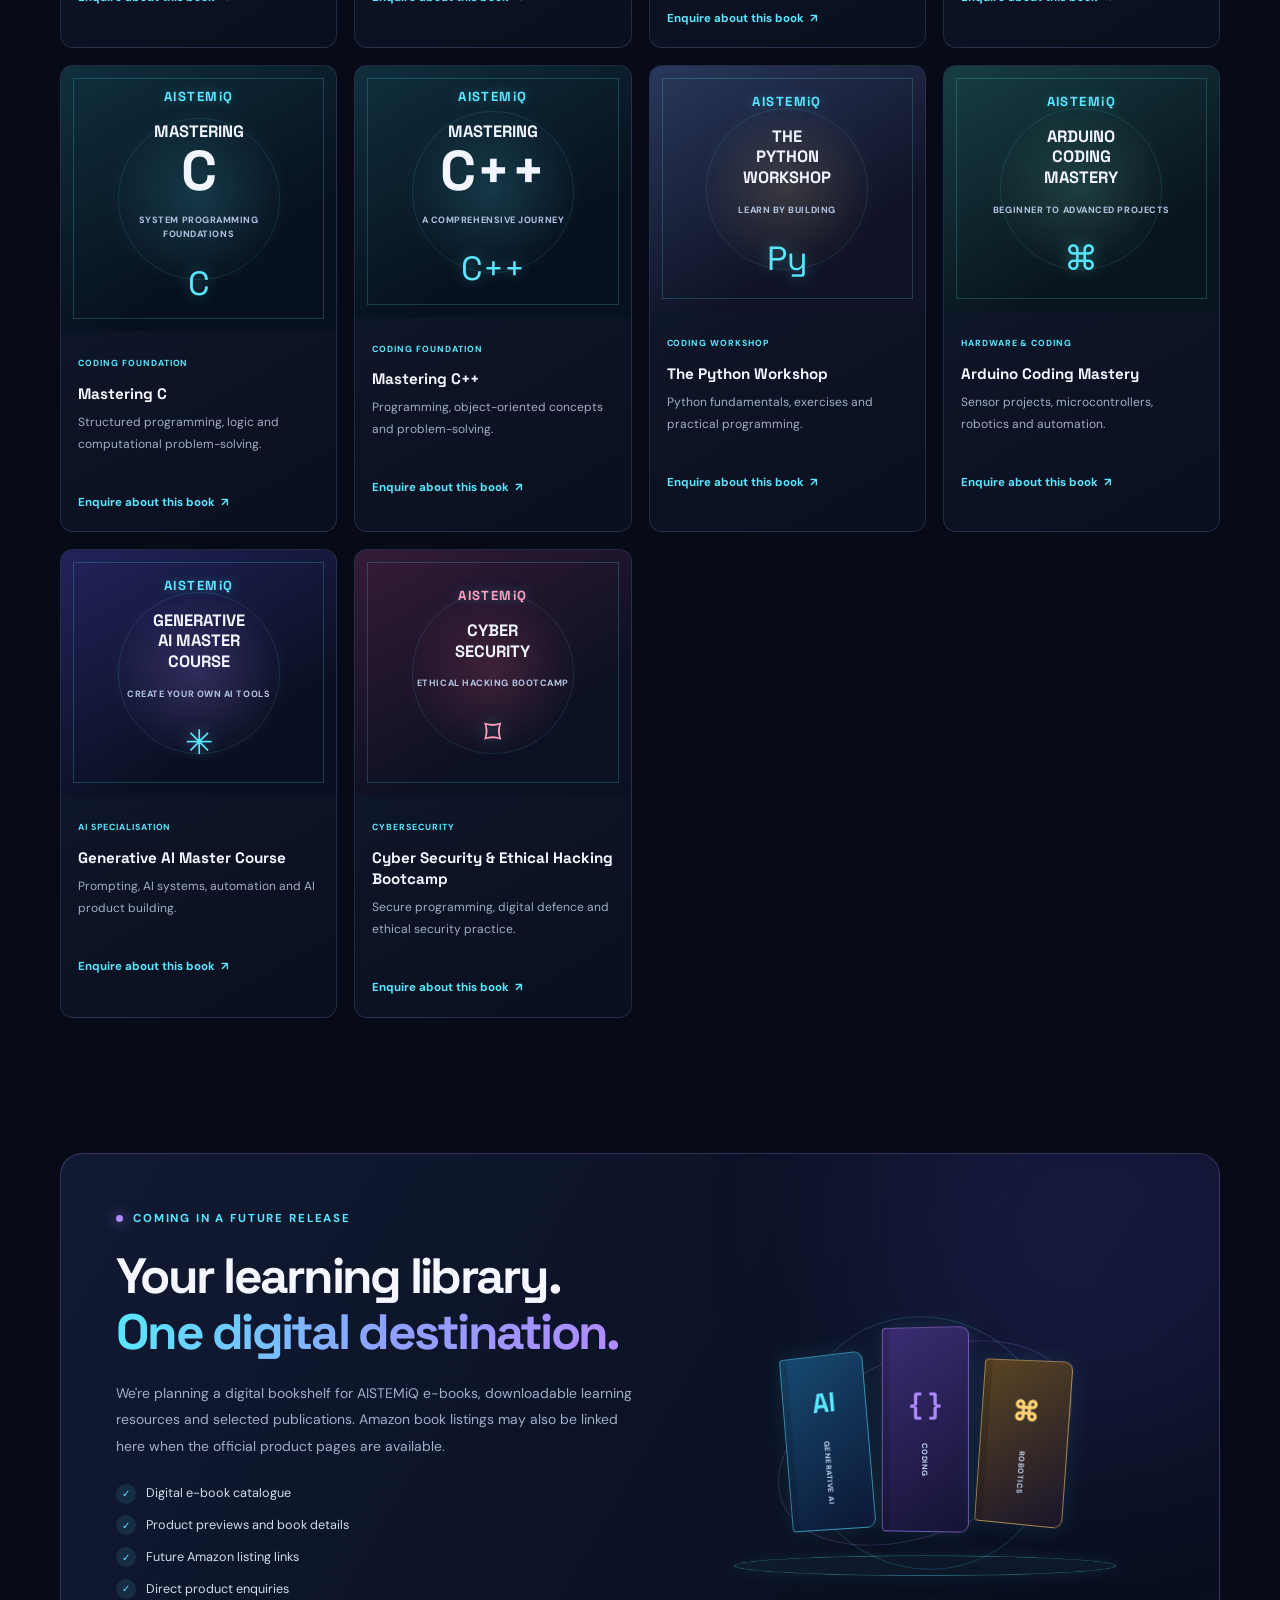
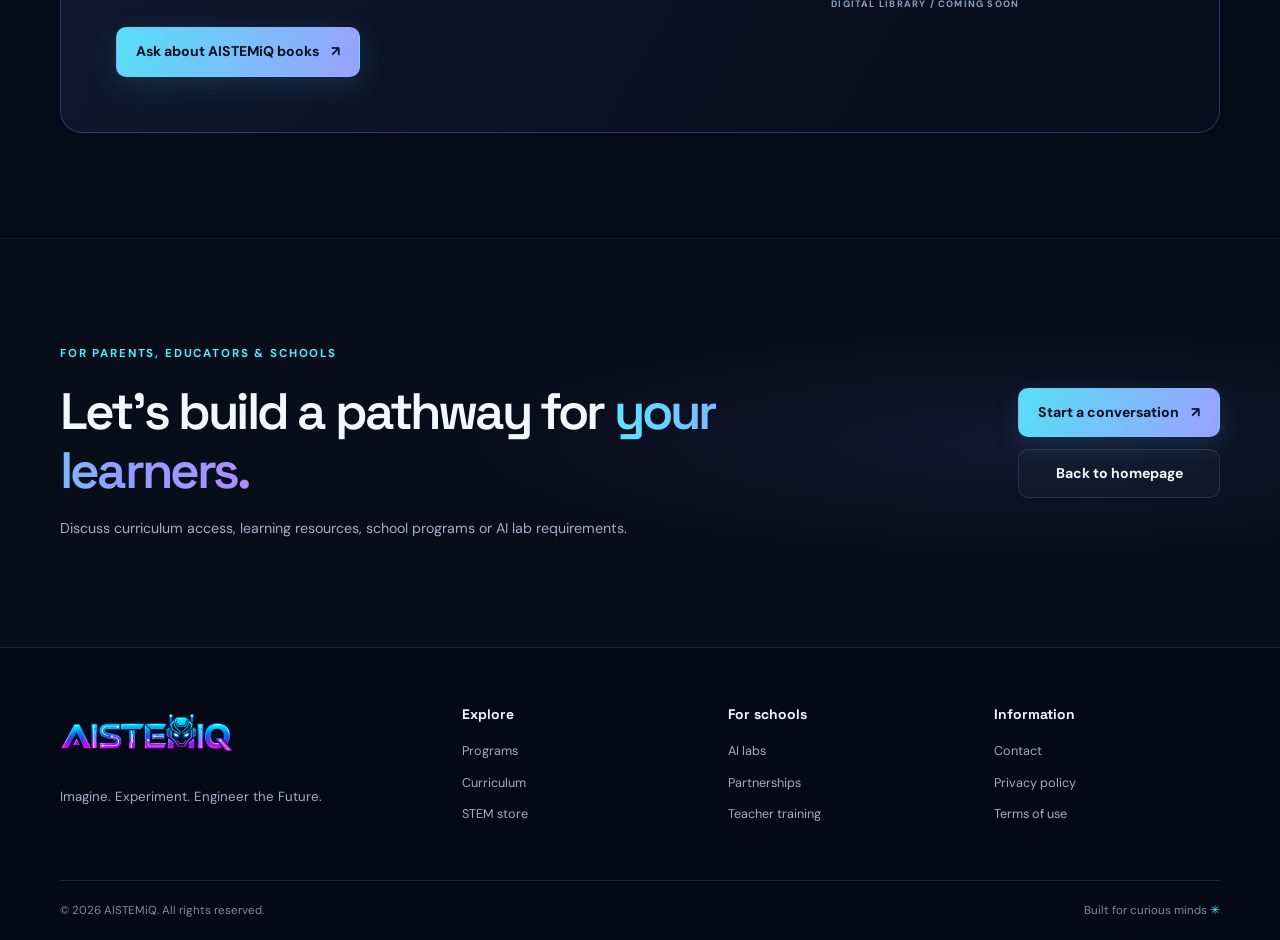
<file: curriculum.html>
<!DOCTYPE html>
<html lang="en">
<head>
  <meta charset="UTF-8">
  <meta name="viewport" content="width=device-width, initial-scale=1.0">
  <meta name="theme-color" content="#070b18">

  <title>AISTEMiQ Curriculum | From Curious Minds to Future Engineers</title>
  <meta name="description" content="Explore the AISTEMiQ age-based STEM curriculum, junior and senior engineering handbooks, coding, Python, C, C++, Arduino, web development and cybersecurity learning pathways.">

  <link rel="preconnect" href="https://fonts.googleapis.com">
  <link rel="preconnect" href="https://fonts.gstatic.com" crossorigin>
  <link href="https://fonts.googleapis.com/css2?family=DM+Sans:wght@400;500;600;700&family=Space+Grotesk:wght@400;500;600;700&display=swap" rel="stylesheet">

  <link rel="stylesheet" href="css/styles.css">
  <link rel="stylesheet" href="css/curriculum.css">

  <script src="js/main.js" defer></script>
  <script src="js/curriculum.js" defer></script>
</head>

<body class="curriculum-page">

  <div class="announcement">
    <p>Curiosity today. Innovation tomorrow.
      <a href="#learning-map">Explore learning paths ↗</a>
    </p>
  </div>

  <header class="site-header">
    <nav class="navbar container" aria-label="Main navigation">
      
<a class="brand brand-image" href="index.html" aria-label="AISTEMiQ homepage">
  <img src="assets/aistemiq-logo.png" alt="AISTEMiQ — Future Skills, Built Here">
</a>

      <button class="menu-toggle" id="menuToggle"
        aria-label="Open navigation menu"
        aria-expanded="false"
        aria-controls="navLinks">
        <span></span><span></span><span></span>
      </button>

      <div class="nav-links" id="navLinks">
        <a href="index.html#ecosystem">Our ecosystem</a>
        <a href="programs.html">Programs</a>
        <a href="curriculum.html" class="nav-highlight" aria-current="page">
          <span class="curriculum-icon">✳</span>
          Curriculum
          <span class="nav-new">EXPLORE</span>
        </a>
        <a href="index.html#schools">For schools</a>
        <a href="index.html#about">About us</a>
        <a class="nav-cta" href="contact.html">Let's talk <span>↗</span></a>
      </div>
    </nav>
  </header>

  <main>

    <!-- LANDSCAPE HERO -->
    <section class="curriculum-hero">
      <div class="curriculum-hero-grid"></div>
      <div class="curriculum-hero-glow"></div>

      <div class="container curriculum-hero-inner">
        <div class="curriculum-hero-copy">
          <div class="eyebrow">
            <span class="status-dot"></span>
            THE AISTEMiQ LEARNING UNIVERSE
          </div>

          <h1>
            Every innovator
            <span class="gradient-text">starts somewhere.</span>
          </h1>

          <p class="curriculum-hero-lead">
            A progressive journey from discovering circuits and science
            to engineering intelligent systems, writing code and building
            real-world technology projects.
          </p>

          <div class="curriculum-hero-actions">
            <a class="button button-primary" href="#learning-map">
              Explore age pathways <span>↓</span>
            </a>
            <a class="button button-secondary" href="#coding-pathways">
              Discover coding tracks
            </a>
          </div>

          <div class="hero-tags">
            <span>01 / DISCOVER</span>
            <span>02 / EXPLORE</span>
            <span>03 / ENGINEER</span>
            <span>04 / INNOVATE</span>
          </div>
        </div>

        <div class="curriculum-hero-art">
          <div class="hero-art-ring ring-a"></div>
          <div class="hero-art-ring ring-b"></div>
          <div class="hero-art-ring ring-c"></div>

          <div class="hero-image-frame">
            <img
              src="assets/images/curriculum-collection.png"
              alt="AISTEMiQ education book collection featuring coding, robotics, cybersecurity, AI and age-based engineering handbooks"
              class="curriculum-collection-image"
            >
            <div class="hero-image-overlay"></div>
          </div>

          <div class="hero-float-note note-one">
            <span class="float-note-icon">⌘</span>
            <span><strong>Hands-on learning</strong><small>Build. Test. Improve.</small></span>
          </div>

          <div class="hero-float-note note-two">
            <span class="float-note-icon purple-icon">✳</span>
            <span><strong>Age-aware pathways</strong><small>Grow step by step</small></span>
          </div>

          <div class="hero-art-caption">
            <span class="status-dot"></span>
            LEARN TECHNOLOGY BY UNDERSTANDING IT
          </div>
        </div>
      </div>

      <a class="hero-scroll" href="#learning-map">
        <span></span> SCROLL TO EXPLORE
      </a>
    </section>

    <!-- INTRODUCTION -->
    <section class="curriculum-intro section-pad">
      <div class="container intro-grid">
        <div>
          <p class="eyebrow">MORE THAN A COLLECTION OF BOOKS</p>
          <h2>A learning journey that <span class="gradient-text">grows with the learner.</span></h2>
        </div>

        <div class="intro-copy">
          <p>
            AISTEMiQ is built around a simple idea: help learners understand
            the principles behind technology before asking them to build
            increasingly complex systems.
          </p>
          <p>
            Start with science, circuits and sensors. Progress into logical
            thinking, robotics and embedded systems. Then explore advanced
            programming, AI concepts and engineering challenges.
          </p>
        </div>
      </div>

      <div class="container curriculum-principles">
        <article class="principle">
          <span class="principle-number">01</span>
          <span class="principle-icon">⌁</span>
          <h3>Understand</h3>
          <p>Build strong foundations through clear concepts and guided discovery.</p>
        </article>
        <article class="principle">
          <span class="principle-number">02</span>
          <span class="principle-icon">⌘</span>
          <h3>Experiment</h3>
          <p>Explore circuits, components, code and technology in practical activities.</p>
        </article>
        <article class="principle">
          <span class="principle-number">03</span>
          <span class="principle-icon">◇</span>
          <h3>Engineer</h3>
          <p>Connect ideas and apply structured problem-solving to projects.</p>
        </article>
        <article class="principle">
          <span class="principle-number">04</span>
          <span class="principle-icon">✳</span>
          <h3>Innovate</h3>
          <p>Develop the confidence to design, test and improve original ideas.</p>
        </article>
      </div>
    </section>

    <!-- VERTICAL AGE PATHWAY -->
    <section class="learning-map-section section-pad" id="learning-map">
      <div class="container">
        <div class="section-heading">
          <div>
            <p class="eyebrow">THE AGE-WISE LEARNING MAP</p>
            <h2>Four stages.<br><span class="gradient-text">One evolving mind.</span></h2>
          </div>
          <p class="section-intro">
            Move down the pathway to discover how learning progresses
            from curiosity to pre-engineering.
          </p>
        </div>

        <div class="map-legend">
          <span><i class="legend-dot dot-cyan"></i> Foundation</span>
          <span><i class="legend-dot dot-blue"></i> Exploration</span>
          <span><i class="legend-dot dot-purple"></i> Engineering</span>
          <span><i class="legend-dot dot-gold"></i> Advanced</span>
        </div>

        <div class="learning-map">

          <!-- STAGE 1 -->
          <article class="learning-stage stage-cyan reveal-stage">
            <div class="stage-track">
              <span class="stage-node">01</span>
              <span class="stage-line"></span>
            </div>

            <div class="stage-card">
              <div class="stage-card-top">
                <span class="stage-level">FOUNDATION LEVEL</span>
                <span class="stage-age">AGE 8–10</span>
              </div>

              <h3>Junior Engineers</h3>
              <p class="stage-tagline">Discovering science and building curiosity.</p>

              <p class="stage-description">
                Start with the fundamentals of electronics, circuits, sensors
                and energy. Encourage learners to ask questions, explore
                components safely and understand how everyday technology works.
              </p>

              <div class="stage-topics">
                <span>Basic circuits</span>
                <span>LEDs & components</span>
                <span>Sensors</span>
                <span>Energy concepts</span>
                <span>Guided experiments</span>
                <span>Simple automation</span>
              </div>

              <div class="stage-outcome">
                <span class="outcome-symbol">✳</span>
                <div>
                  <strong>The learning goal</strong>
                  <p>Build curiosity, component awareness, safe habits and confidence through guided activities.</p>
                </div>
              </div>

              <div class="stage-card-footer">
                <span class="handbook-mark">AISTEMiQ / HANDBOOK 01</span>
                <a href="#handbooks" class="text-link">Explore handbook <span>↗</span></a>
              </div>
            </div>
          </article>

          <!-- STAGE 2 -->
          <article class="learning-stage stage-blue reveal-stage">
            <div class="stage-track">
              <span class="stage-node">02</span>
              <span class="stage-line"></span>
            </div>

            <div class="stage-card">
              <div class="stage-card-top">
                <span class="stage-level">EXPLORATION LEVEL</span>
                <span class="stage-age">AGE 11–12</span>
              </div>

              <h3>Young Engineers</h3>
              <p class="stage-tagline">Where science meets logic.</p>

              <p class="stage-description">
                Move beyond basic discovery and connect components into
                functional systems. Explore sensor data, simple automation,
                circuit construction and structured problem-solving.
              </p>

              <div class="stage-topics">
                <span>Electronic circuits</span>
                <span>Sensor behaviour</span>
                <span>Microcontroller concepts</span>
                <span>Automation</span>
                <span>Logic & troubleshooting</span>
                <span>Practical builds</span>
              </div>

              <div class="stage-outcome">
                <span class="outcome-symbol">⌘</span>
                <div>
                  <strong>The learning goal</strong>
                  <p>Develop analytical thinking and start turning scientific ideas into working builds.</p>
                </div>
              </div>

              <div class="stage-card-footer">
                <span class="handbook-mark">AISTEMiQ / HANDBOOK 02</span>
                <a href="#handbooks" class="text-link">Explore handbook <span>↗</span></a>
              </div>
            </div>
          </article>

          <!-- STAGE 3 -->
          <article class="learning-stage stage-purple reveal-stage">
            <div class="stage-track">
              <span class="stage-node">03</span>
              <span class="stage-line"></span>
            </div>

            <div class="stage-card">
              <div class="stage-card-top">
                <span class="stage-level">FOUNDATION TO PRE-ENGINEERING</span>
                <span class="stage-age">AGE 13–14</span>
              </div>

              <h3>Senior Young Engineers</h3>
              <p class="stage-tagline">From experimentation to engineering thinking.</p>

              <p class="stage-description">
                Explore embedded electronics, robotics fundamentals,
                sensor calibration, programming logic and early AI concepts.
                Learn to plan a build, connect subsystems and troubleshoot methodically.
              </p>

              <div class="stage-topics">
                <span>Embedded electronics</span>
                <span>Arduino foundations</span>
                <span>Robotics fundamentals</span>
                <span>Sensor calibration</span>
                <span>System logic</span>
                <span>Applied technology</span>
              </div>

              <div class="stage-outcome">
                <span class="outcome-symbol">◇</span>
                <div>
                  <strong>The learning goal</strong>
                  <p>Strengthen design discipline, technical reasoning and intermediate project skills.</p>
                </div>
              </div>

              <div class="stage-card-footer">
                <span class="handbook-mark">AISTEMiQ / HANDBOOK 03</span>
                <a href="#handbooks" class="text-link">Explore handbook <span>↗</span></a>
              </div>
            </div>
          </article>

          <!-- STAGE 4 -->
          <article class="learning-stage stage-gold reveal-stage">
            <div class="stage-track">
              <span class="stage-node">04</span>
              <span class="stage-line"></span>
            </div>

            <div class="stage-card">
              <div class="stage-card-top">
                <span class="stage-level">PRE-ENGINEERING LEVEL</span>
                <span class="stage-age">AGE 15–17</span>
              </div>

              <h3>Advanced Engineers</h3>
              <p class="stage-tagline">Design intelligent systems. Build real technology.</p>

              <p class="stage-description">
                Explore more advanced electronics, robotics, Python foundations,
                AI concepts, IoT architecture and engineering problem-solving.
                Work toward designing, testing and improving connected systems.
              </p>

              <div class="stage-topics">
                <span>Advanced electronics</span>
                <span>Arduino & Python</span>
                <span>Robotics systems</span>
                <span>AI concepts</span>
                <span>IoT architecture</span>
                <span>Engineering projects</span>
              </div>

              <div class="stage-outcome">
                <span class="outcome-symbol">✳</span>
                <div>
                  <strong>The learning goal</strong>
                  <p>Develop pre-engineering confidence through systems thinking and practical technology challenges.</p>
                </div>
              </div>

              <div class="stage-card-footer">
                <span class="handbook-mark">AISTEMiQ / HANDBOOK 04</span>
                <a href="#handbooks" class="text-link">Explore handbook <span>↗</span></a>
              </div>
            </div>
          </article>

        </div>

        <div class="map-finish">
          <span class="finish-orb">AQ</span>
          <div>
            <strong>THE JOURNEY CONTINUES</strong>
            <p>Choose a coding specialisation and keep building.</p>
          </div>
          <a href="#coding-pathways" class="button button-secondary">Explore coding ↓</a>
        </div>
      </div>
    </section>

    <!-- CODING PATHWAYS -->
    <section class="coding-section section-pad" id="coding-pathways">
      <div class="container">
        <div class="section-heading">
          <div>
            <p class="eyebrow">CODING FOUNDATION & SPECIALISATIONS</p>
            <h2>From first program to <span class="gradient-text">real-world builds.</span></h2>
          </div>
          <p class="section-intro">
            Explore programming and technical pathways that connect
            logical thinking with software, hardware and digital security.
          </p>
        </div>

        <div class="coding-pathway-grid">

          <article class="coding-card">
            <div class="coding-card-top">
              <span class="coding-icon icon-c">C</span>
              <span class="coding-index">TRACK / 01</span>
            </div>
            <h3>C Programming</h3>
            <p>Start with variables, conditions, loops, functions and structured problem-solving.</p>
            <div class="coding-tags"><span>Logic</span><span>Algorithms</span><span>Systems basics</span></div>
            <a href="#handbooks" class="text-link">Mastering C <span>↗</span></a>
          </article>

          <article class="coding-card">
            <div class="coding-card-top">
              <span class="coding-icon icon-cpp">C++</span>
              <span class="coding-index">TRACK / 02</span>
            </div>
            <h3>C++ Programming</h3>
            <p>Progress into structured software development, computational thinking and object-oriented concepts.</p>
            <div class="coding-tags"><span>OOP</span><span>Problem-solving</span><span>Algorithms</span></div>
            <a href="#handbooks" class="text-link">Mastering C++ <span>↗</span></a>
          </article>

          <article class="coding-card">
            <div class="coding-card-top">
              <span class="coding-icon icon-python">Py</span>
              <span class="coding-index">TRACK / 03</span>
            </div>
            <h3>Python Programming</h3>
            <p>Learn programming foundations, data structures, functions and project-oriented coding.</p>
            <div class="coding-tags"><span>Python</span><span>Projects</span><span>AI foundations</span></div>
            <a href="#handbooks" class="text-link">The Python Workshop <span>↗</span></a>
          </article>

          <article class="coding-card">
            <div class="coding-card-top">
              <span class="coding-icon icon-arduino">⌘</span>
              <span class="coding-index">TRACK / 04</span>
            </div>
            <h3>Arduino & Embedded Projects</h3>
            <p>Connect code to physical systems through LEDs, sensors, motors, displays and automation builds.</p>
            <div class="coding-tags"><span>Electronics</span><span>IoT</span><span>Robotics</span></div>
            <a href="#handbooks" class="text-link">Arduino Coding Mastery <span>↗</span></a>
          </article>

          <article class="coding-card">
            <div class="coding-card-top">
              <span class="coding-icon icon-web">&lt;/&gt;</span>
              <span class="coding-index">TRACK / 05</span>
            </div>
            <h3>Full-Stack Web Development</h3>
            <p>Explore how websites and web applications combine interface design, programming and data.</p>
            <div class="coding-tags"><span>HTML & CSS</span><span>JavaScript</span><span>Web apps</span></div>
            <a href="contact.html" class="text-link">Enquire about this track <span>↗</span></a>
          </article>

          <article class="coding-card">
            <div class="coding-card-top">
              <span class="coding-icon icon-security">⌑</span>
              <span class="coding-index">TRACK / 06</span>
            </div>
            <h3>Cybersecurity & Ethical Hacking</h3>
            <p>Explore secure programming, digital defence, network concepts and responsible security practice.</p>
            <div class="coding-tags"><span>Digital safety</span><span>Secure code</span><span>Ethics</span></div>
            <a href="#handbooks" class="text-link">Explore cybersecurity book <span>↗</span></a>
          </article>

          <article class="coding-card coding-card-wide">
            <div class="coding-card-top">
              <span class="coding-icon icon-ai">✳</span>
              <span class="coding-index">SPECIALISATION / 07</span>
            </div>
            <h3>Generative AI & AI Tool Building</h3>
            <p>
              Move beyond simply using AI tools. Explore prompt engineering,
              AI system design, automation workflows and the foundations
              of building practical AI-powered applications.
            </p>
            <div class="coding-tags"><span>Prompt engineering</span><span>Automation</span><span>AI products</span></div>
            <a href="#handbooks" class="text-link">Generative AI Master Course <span>↗</span></a>
          </article>

        </div>
      </div>
    </section>

    <!-- HANDBOOK COLLECTION -->
    <section class="handbook-section section-pad" id="handbooks">
      <div class="container">
        <div class="section-heading">
          <div>
            <p class="eyebrow">THE AISTEMiQ BOOKSHELF</p>
            <h2>Resources for every <span class="gradient-text">stage of discovery.</span></h2>
          </div>
          <p class="section-intro">
            Explore the handbook collection and coding resources.
            Digital purchasing links can be added when your e-book store is ready.
          </p>
        </div>

        <div class="handbook-feature">
          <div class="handbook-feature-image">
            <img
              src="assets/images/curriculum-collection.png"
              alt="AISTEMiQ STEM and coding education book collection"
              loading="lazy"
            >
          </div>
          <div class="handbook-feature-copy">
            <span class="card-kicker">THE COLLECTION</span>
            <h3>One learning universe.<br>Multiple ways to build.</h3>
            <p>
              Discover age-based engineering handbooks alongside focused
              learning resources in programming, electronics, AI and
              cybersecurity.
            </p>
            <a href="#book-catalogue" class="button button-primary">Browse the books <span>↓</span></a>
          </div>
        </div>

        <div class="book-catalogue" id="book-catalogue">

          <article class="book-card">
            <div class="book-cover cover-junior">
              <span>AISTEMiQ</span>
              <strong>JUNIOR<br>ENGINEERS<br>HANDBOOK</strong>
              <small>AGE 8–10</small>
              <i>✳</i>
            </div>
            <div class="book-info">
              <span class="book-type">AGE-WISE CURRICULUM</span>
              <h3>Junior Engineers Handbook</h3>
              <p>Circuits, sensors, science and guided experimentation.</p>
              <a href="contact.html" class="text-link">Enquire about this book <span>↗</span></a>
            </div>
          </article>

          <article class="book-card">
            <div class="book-cover cover-explorer">
              <span>AISTEMiQ</span>
              <strong>JUNIOR<br>ENGINEERS<br>HANDBOOK</strong>
              <small>AGE 11–12</small>
              <i>⌘</i>
            </div>
            <div class="book-info">
              <span class="book-type">AGE-WISE CURRICULUM</span>
              <h3>Young Engineers Handbook</h3>
              <p>Logic, electronic systems, sensors and automation.</p>
              <a href="contact.html" class="text-link">Enquire about this book <span>↗</span></a>
            </div>
          </article>

          <article class="book-card">
            <div class="book-cover cover-senior">
              <span>AISTEMiQ</span>
              <strong>SENIOR YOUNG<br>ENGINEERS</strong>
              <small>AGE 13–14</small>
              <i>◇</i>
            </div>
            <div class="book-info">
              <span class="book-type">AGE-WISE CURRICULUM</span>
              <h3>Senior Young Engineers Handbook</h3>
              <p>Embedded electronics, robotics and engineering thinking.</p>
              <a href="contact.html" class="text-link">Enquire about this book <span>↗</span></a>
            </div>
          </article>

          <article class="book-card">
            <div class="book-cover cover-advanced">
              <span>AISTEMiQ</span>
              <strong>ADVANCED<br>ENGINEERS<br>HANDBOOK</strong>
              <small>AGE 15–17</small>
              <i>✳</i>
            </div>
            <div class="book-info">
              <span class="book-type">PRE-ENGINEERING</span>
              <h3>Advanced Engineers Handbook</h3>
              <p>Advanced STEM, Arduino, Python, AI and IoT concepts.</p>
              <a href="contact.html" class="text-link">Enquire about this book <span>↗</span></a>
            </div>
          </article>

          <article class="book-card">
            <div class="book-cover cover-c">
              <span>AISTEMiQ</span>
              <strong>MASTERING<br><b>C</b></strong>
              <small>SYSTEM PROGRAMMING FOUNDATIONS</small>
              <i>C</i>
            </div>
            <div class="book-info">
              <span class="book-type">CODING FOUNDATION</span>
              <h3>Mastering C</h3>
              <p>Structured programming, logic and computational problem-solving.</p>
              <a href="contact.html" class="text-link">Enquire about this book <span>↗</span></a>
            </div>
          </article>

          <article class="book-card">
            <div class="book-cover cover-cpp">
              <span>AISTEMiQ</span>
              <strong>MASTERING<br><b>C++</b></strong>
              <small>A COMPREHENSIVE JOURNEY</small>
              <i>C++</i>
            </div>
            <div class="book-info">
              <span class="book-type">CODING FOUNDATION</span>
              <h3>Mastering C++</h3>
              <p>Programming, object-oriented concepts and problem-solving.</p>
              <a href="contact.html" class="text-link">Enquire about this book <span>↗</span></a>
            </div>
          </article>

          <article class="book-card">
            <div class="book-cover cover-python">
              <span>AISTEMiQ</span>
              <strong>THE<br>PYTHON<br>WORKSHOP</strong>
              <small>LEARN BY BUILDING</small>
              <i>Py</i>
            </div>
            <div class="book-info">
              <span class="book-type">CODING WORKSHOP</span>
              <h3>The Python Workshop</h3>
              <p>Python fundamentals, exercises and practical programming.</p>
              <a href="contact.html" class="text-link">Enquire about this book <span>↗</span></a>
            </div>
          </article>

          <article class="book-card">
            <div class="book-cover cover-arduino">
              <span>AISTEMiQ</span>
              <strong>ARDUINO<br>CODING<br>MASTERY</strong>
              <small>BEGINNER TO ADVANCED PROJECTS</small>
              <i>⌘</i>
            </div>
            <div class="book-info">
              <span class="book-type">HARDWARE & CODING</span>
              <h3>Arduino Coding Mastery</h3>
              <p>Sensor projects, microcontrollers, robotics and automation.</p>
              <a href="contact.html" class="text-link">Enquire about this book <span>↗</span></a>
            </div>
          </article>

          <article class="book-card">
            <div class="book-cover cover-ai">
              <span>AISTEMiQ</span>
              <strong>GENERATIVE<br>AI MASTER<br>COURSE</strong>
              <small>CREATE YOUR OWN AI TOOLS</small>
              <i>✳</i>
            </div>
            <div class="book-info">
              <span class="book-type">AI SPECIALISATION</span>
              <h3>Generative AI Master Course</h3>
              <p>Prompting, AI systems, automation and AI product building.</p>
              <a href="contact.html" class="text-link">Enquire about this book <span>↗</span></a>
            </div>
          </article>

          <article class="book-card">
            <div class="book-cover cover-cyber">
              <span>AISTEMiQ</span>
              <strong>CYBER<br>SECURITY</strong>
              <small>ETHICAL HACKING BOOTCAMP</small>
              <i>⌑</i>
            </div>
            <div class="book-info">
              <span class="book-type">CYBERSECURITY</span>
              <h3>Cyber Security & Ethical Hacking Bootcamp</h3>
              <p>Secure programming, digital defence and ethical security practice.</p>
              <a href="contact.html" class="text-link">Enquire about this book <span>↗</span></a>
            </div>
          </article>

        </div>
      </div>
    </section>

    <!-- FUTURE DIGITAL STORE -->
    <section class="digital-store-section section-pad" id="digital-store">
      <div class="container">
        <div class="digital-store-panel">
          <div class="store-glow"></div>

          <div class="store-copy">
            <p class="eyebrow"><span class="mini-dot purple"></span> COMING IN A FUTURE RELEASE</p>
            <h2>Your learning library.<br><span class="gradient-text">One digital destination.</span></h2>
            <p>
              We're planning a digital bookshelf for AISTEMiQ e-books,
              downloadable learning resources and selected publications.
              Amazon book listings may also be linked here when the
              official product pages are available.
            </p>

            <div class="store-feature-list">
              <span><i>✓</i> Digital e-book catalogue</span>
              <span><i>✓</i> Product previews and book details</span>
              <span><i>✓</i> Future Amazon listing links</span>
              <span><i>✓</i> Direct product enquiries</span>
            </div>

            <a class="button button-primary" href="contact.html">
              Ask about AISTEMiQ books <span>↗</span>
            </a>
          </div>

          <div class="digital-store-visual" aria-label="Illustration of a future digital bookshelf">
            <div class="digital-orbit orbit-store-one"></div>
            <div class="digital-orbit orbit-store-two"></div>
            <div class="digital-book book-one"><span>AI</span><small>GENERATIVE AI</small></div>
            <div class="digital-book book-two"><span>{ }</span><small>CODING</small></div>
            <div class="digital-book book-three"><span>⌘</span><small>ROBOTICS</small></div>
            <div class="store-platform"></div>
            <div class="store-coming-soon">DIGITAL LIBRARY / COMING SOON</div>
          </div>
        </div>
      </div>
    </section>

    <!-- FINAL CTA -->
    <section class="curriculum-cta section-pad">
      <div class="container cta-inner">
        <div>
          <p class="eyebrow">FOR PARENTS, EDUCATORS & SCHOOLS</p>
          <h2>Let's build a pathway for <span class="gradient-text">your learners.</span></h2>
          <p>Discuss curriculum access, learning resources, school programs or AI lab requirements.</p>
        </div>
        <div class="cta-actions">
          <a class="button button-primary" href="contact.html">Start a conversation <span>↗</span></a>
          <a class="button button-secondary" href="index.html">Back to homepage</a>
        </div>
      </div>
    </section>

  </main>

  <footer class="site-footer">
    <div class="container footer-main">
      <div class="footer-brand">
       
<a class="brand brand-image" href="index.html" aria-label="AISTEMiQ homepage">
  <img src="assets/aistemiq-logo.png" alt="AISTEMiQ — Future Skills, Built Here">
</a>

        <p>Imagine. Experiment. Engineer the Future.</p>
      </div>

      <div class="footer-column">
        <h4>Explore</h4>
        <a href="programs.html">Programs</a>
        <a href="curriculum.html">Curriculum</a>
        <a href="store.html">STEM store</a>
      </div>

      <div class="footer-column">
        <h4>For schools</h4>
        <a href="labs.html">AI labs</a>
        <a href="partners.html">Partnerships</a>
        <a href="contact.html">Teacher training</a>
      </div>

      <div class="footer-column">
        <h4>Information</h4>
        <a href="contact.html">Contact</a>
        <a href="privacy.html">Privacy policy</a>
        <a href="terms.html">Terms of use</a>
      </div>
    </div>

    <div class="container footer-bottom">
      <p>© <span id="currentYear"></span> AISTEMiQ. All rights reserved.</p>
      <p>Built for curious minds <span class="footer-heart">✳</span></p>
    </div>
  </footer>

</body>
</html>
</file>
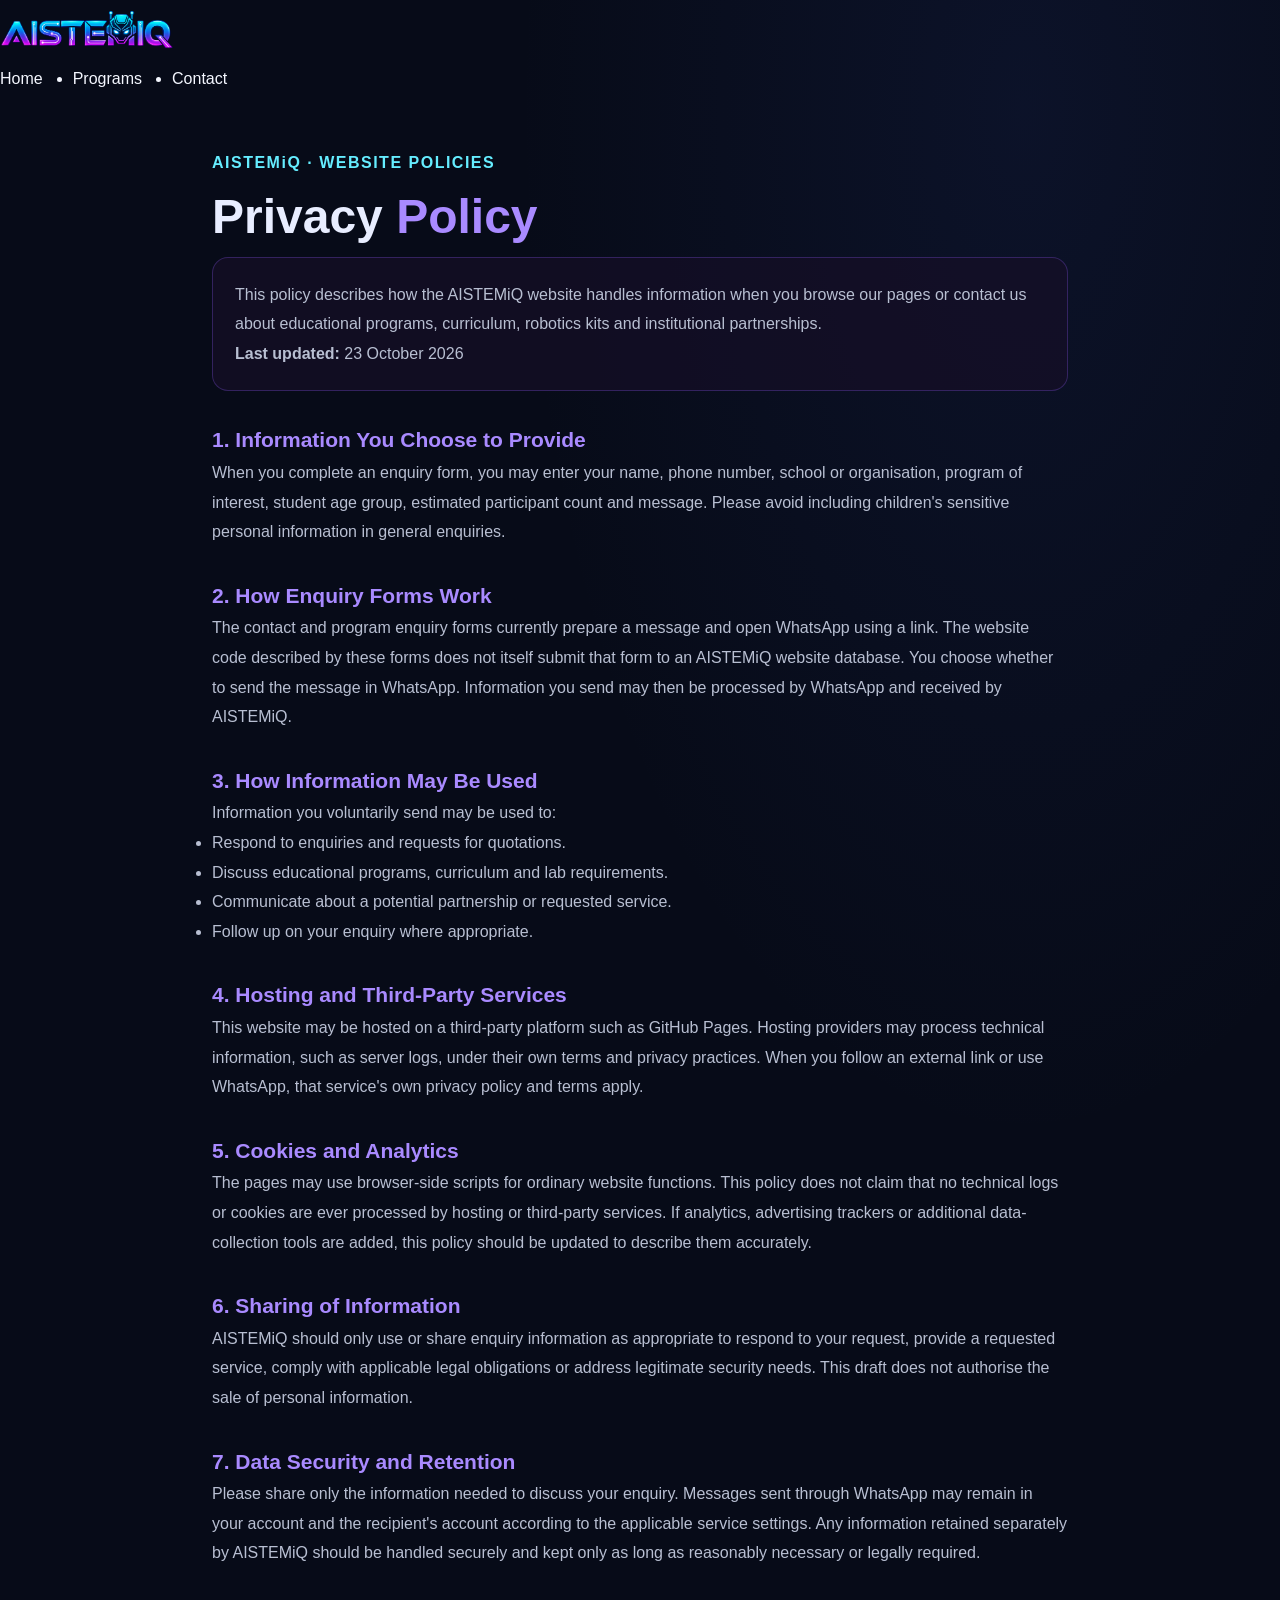
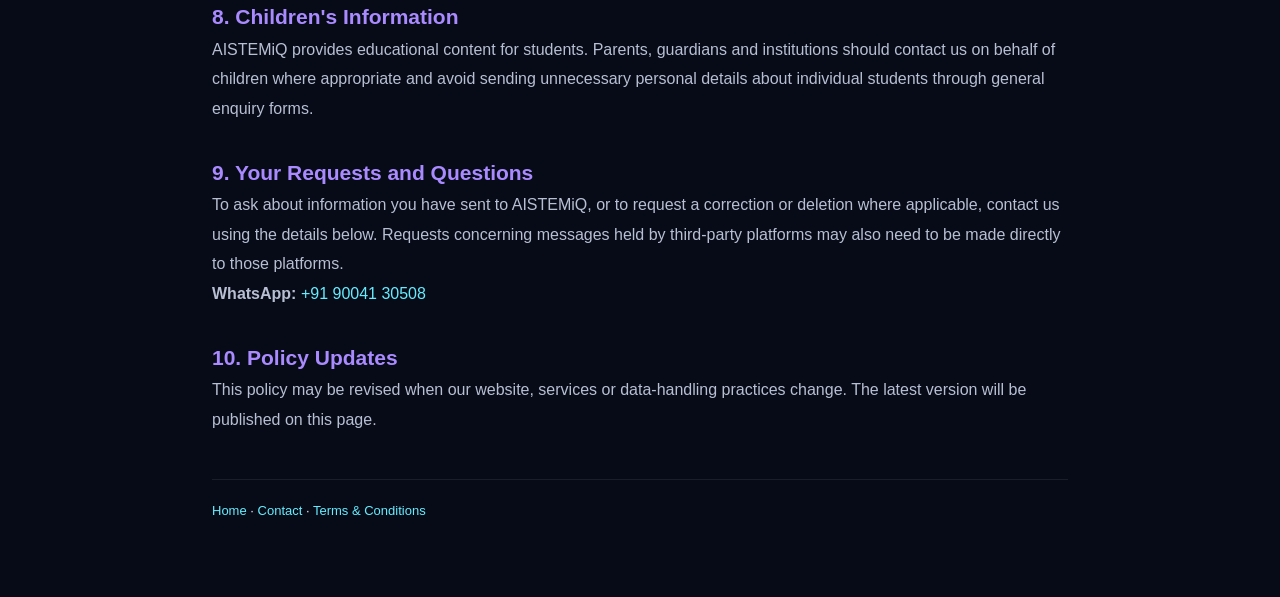
<file: privacy.html>
<!DOCTYPE html>
<html lang="en">
<head>
  <meta charset="UTF-8">
  <meta name="viewport" content="width=device-width, initial-scale=1.0">
  <meta name="theme-color" content="#080611">
  <meta name="description" content="Read the AISTEMiQ website privacy policy and learn how enquiries and personal information are handled.">
  <title>Privacy Policy | AISTEMiQ</title>
  <link rel="stylesheet" href="css/styles.css">
  <style>
    .policy{max-width:900px;margin:auto;padding:55px 22px 75px;color:#e8edff}
    .policy h1{font-size:clamp(34px,5vw,48px)}
    .policy h2{margin-top:32px;color:#a98aff;font-size:21px}
    .policy p,.policy li{color:#b8bfd2;line-height:1.85}
    .policy a{color:#65edff}
    .policy .intro{padding:22px;border:1px solid rgba(139,92,246,.28);border-radius:16px;background:rgba(22,15,39,.7)}
    .policy footer{margin-top:45px;border-top:1px solid rgba(255,255,255,.08);padding-top:20px;font-size:13px}
  </style>
</head>
<body>
  <header class="main-nav">
    <div class="nav-inner">
      <a class="brand brand-image" href="index.html" aria-label="AISTEMiQ Home">
        <img src="assets/aistemiq-logo.png" alt="AISTEMiQ" style="width:205px;max-height:58px;object-fit:contain">
      </a>
      <nav aria-label="Main navigation">
        <ul class="nav-links">
          <li><a href="index.html">Home</a></li>
          <li><a href="programs.html">Programs</a></li>
          <li><a href="contact.html">Contact</a></li>
        </ul>
      </nav>
    </div>
  </header>

  <main class="policy">
    <p style="color:#65edff;font-weight:800;letter-spacing:1.5px">AISTEMiQ · WEBSITE POLICIES</p>
    <h1>Privacy <span style="color:#a98aff">Policy</span></h1>

    <div class="intro">
      <p>
        This policy describes how the AISTEMiQ website handles information
        when you browse our pages or contact us about educational programs,
        curriculum, robotics kits and institutional partnerships.
      </p>
      <p><strong>Last updated:</strong> 23 October 2026</p>
    </div>

    <h2>1. Information You Choose to Provide</h2>
    <p>
      When you complete an enquiry form, you may enter your name, phone
      number, school or organisation, program of interest, student age group,
      estimated participant count and message. Please avoid including
      children's sensitive personal information in general enquiries.
    </p>

    <h2>2. How Enquiry Forms Work</h2>
    <p>
      The contact and program enquiry forms currently prepare a message and
      open WhatsApp using a link. The website code described by these forms
      does not itself submit that form to an AISTEMiQ website database.
      You choose whether to send the message in WhatsApp. Information you
      send may then be processed by WhatsApp and received by AISTEMiQ.
    </p>

    <h2>3. How Information May Be Used</h2>
    <p>Information you voluntarily send may be used to:</p>
    <ul>
      <li>Respond to enquiries and requests for quotations.</li>
      <li>Discuss educational programs, curriculum and lab requirements.</li>
      <li>Communicate about a potential partnership or requested service.</li>
      <li>Follow up on your enquiry where appropriate.</li>
    </ul>

    <h2>4. Hosting and Third-Party Services</h2>
    <p>
      This website may be hosted on a third-party platform such as GitHub
      Pages. Hosting providers may process technical information, such as
      server logs, under their own terms and privacy practices. When you
      follow an external link or use WhatsApp, that service's own privacy
      policy and terms apply.
    </p>

    <h2>5. Cookies and Analytics</h2>
    <p>
      The pages may use browser-side scripts for ordinary website functions.
      This policy does not claim that no technical logs or cookies are
      ever processed by hosting or third-party services. If analytics,
      advertising trackers or additional data-collection tools are added,
      this policy should be updated to describe them accurately.
    </p>

    <h2>6. Sharing of Information</h2>
    <p>
      AISTEMiQ should only use or share enquiry information as appropriate
      to respond to your request, provide a requested service, comply with
      applicable legal obligations or address legitimate security needs.
      This draft does not authorise the sale of personal information.
    </p>

    <h2>7. Data Security and Retention</h2>
    <p>
      Please share only the information needed to discuss your enquiry.
      Messages sent through WhatsApp may remain in your account and the
      recipient's account according to the applicable service settings.
      Any information retained separately by AISTEMiQ should be handled
      securely and kept only as long as reasonably necessary or legally
      required.
    </p>

    <h2>8. Children's Information</h2>
    <p>
      AISTEMiQ provides educational content for students. Parents, guardians
      and institutions should contact us on behalf of children where
      appropriate and avoid sending unnecessary personal details about
      individual students through general enquiry forms.
    </p>

    <h2>9. Your Requests and Questions</h2>
    <p>
      To ask about information you have sent to AISTEMiQ, or to request a
      correction or deletion where applicable, contact us using the details
      below. Requests concerning messages held by third-party platforms
      may also need to be made directly to those platforms.
    </p>
    <p>
      <strong>WhatsApp:</strong>
      <a href="https://wa.me/919004130508">+91 90041 30508</a>
    </p>

    <h2>10. Policy Updates</h2>
    <p>
      This policy may be revised when our website, services or data-handling
      practices change. The latest version will be published on this page.
    </p>

    <footer>
      <a href="index.html">Home</a> ·
      <a href="contact.html">Contact</a> ·
      <a href="terms.html">Terms & Conditions</a>
    </footer>
  </main>
</body>
</html>
</file>
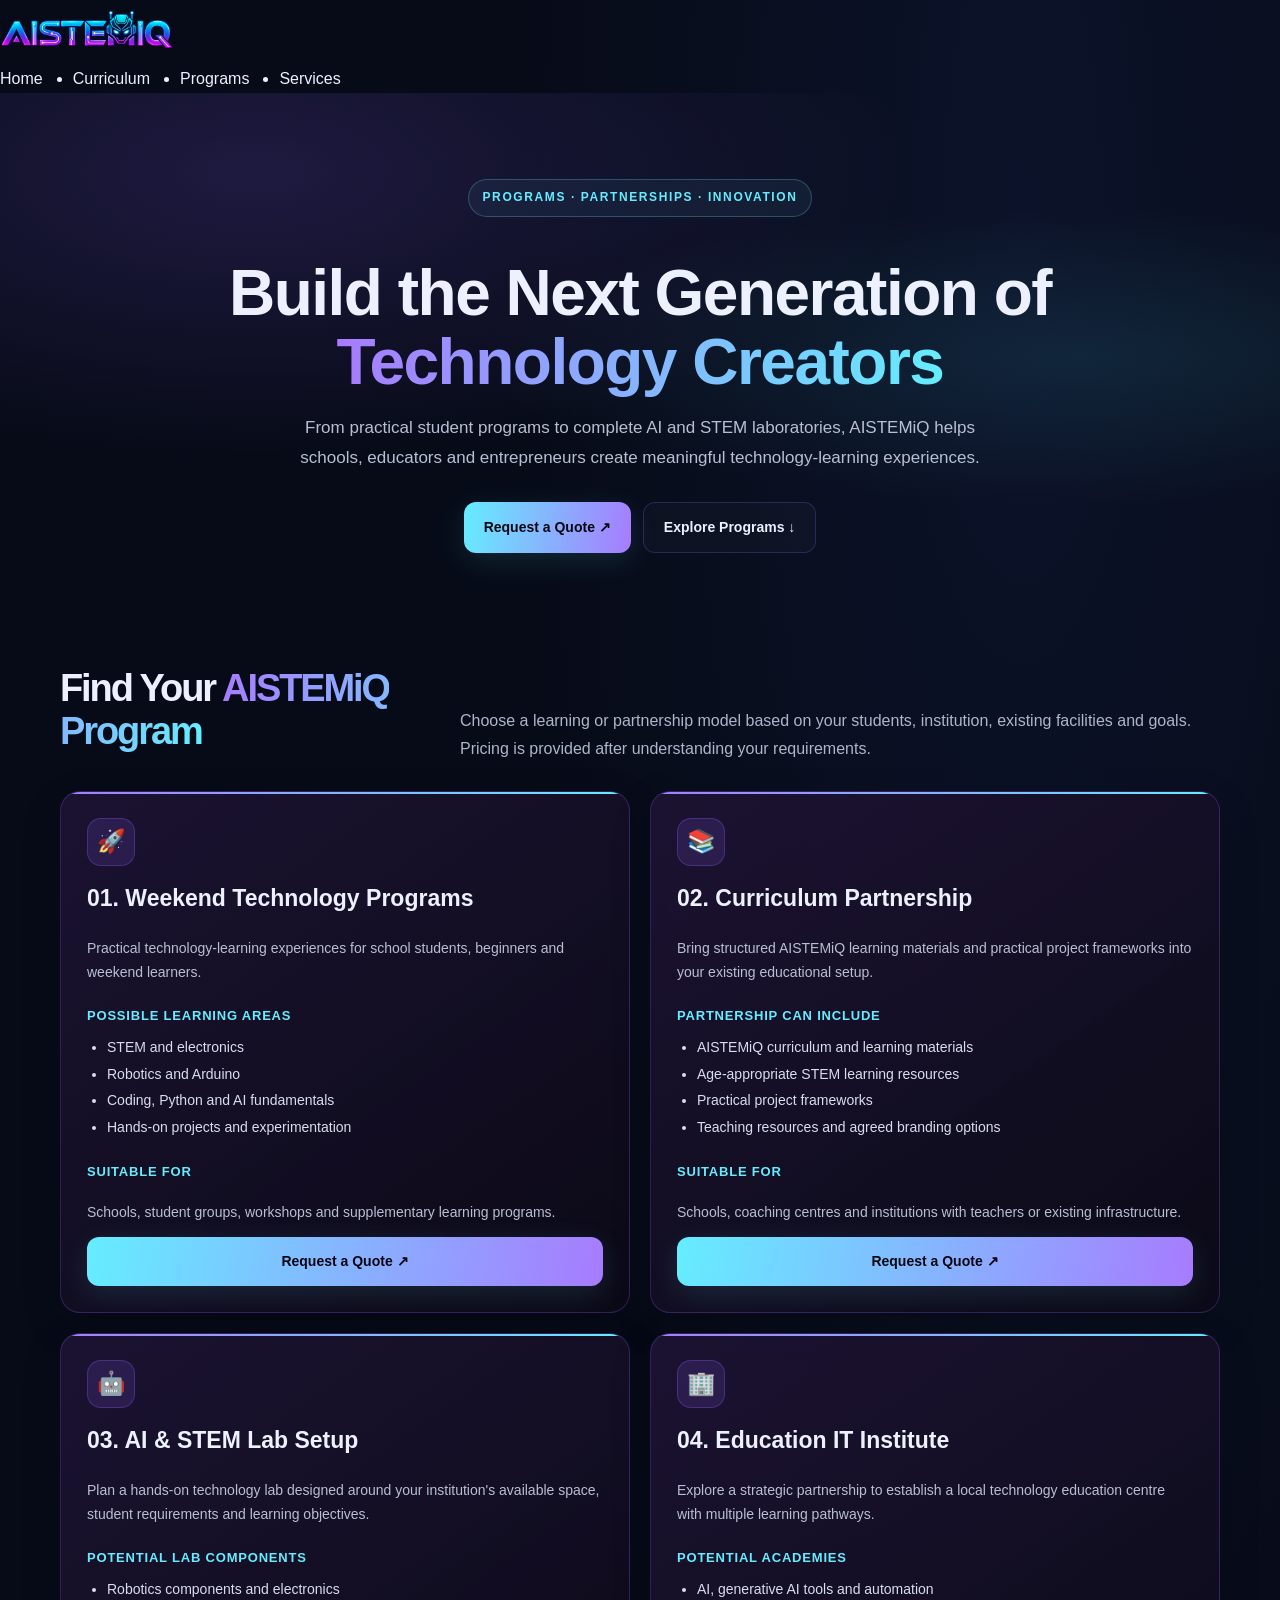
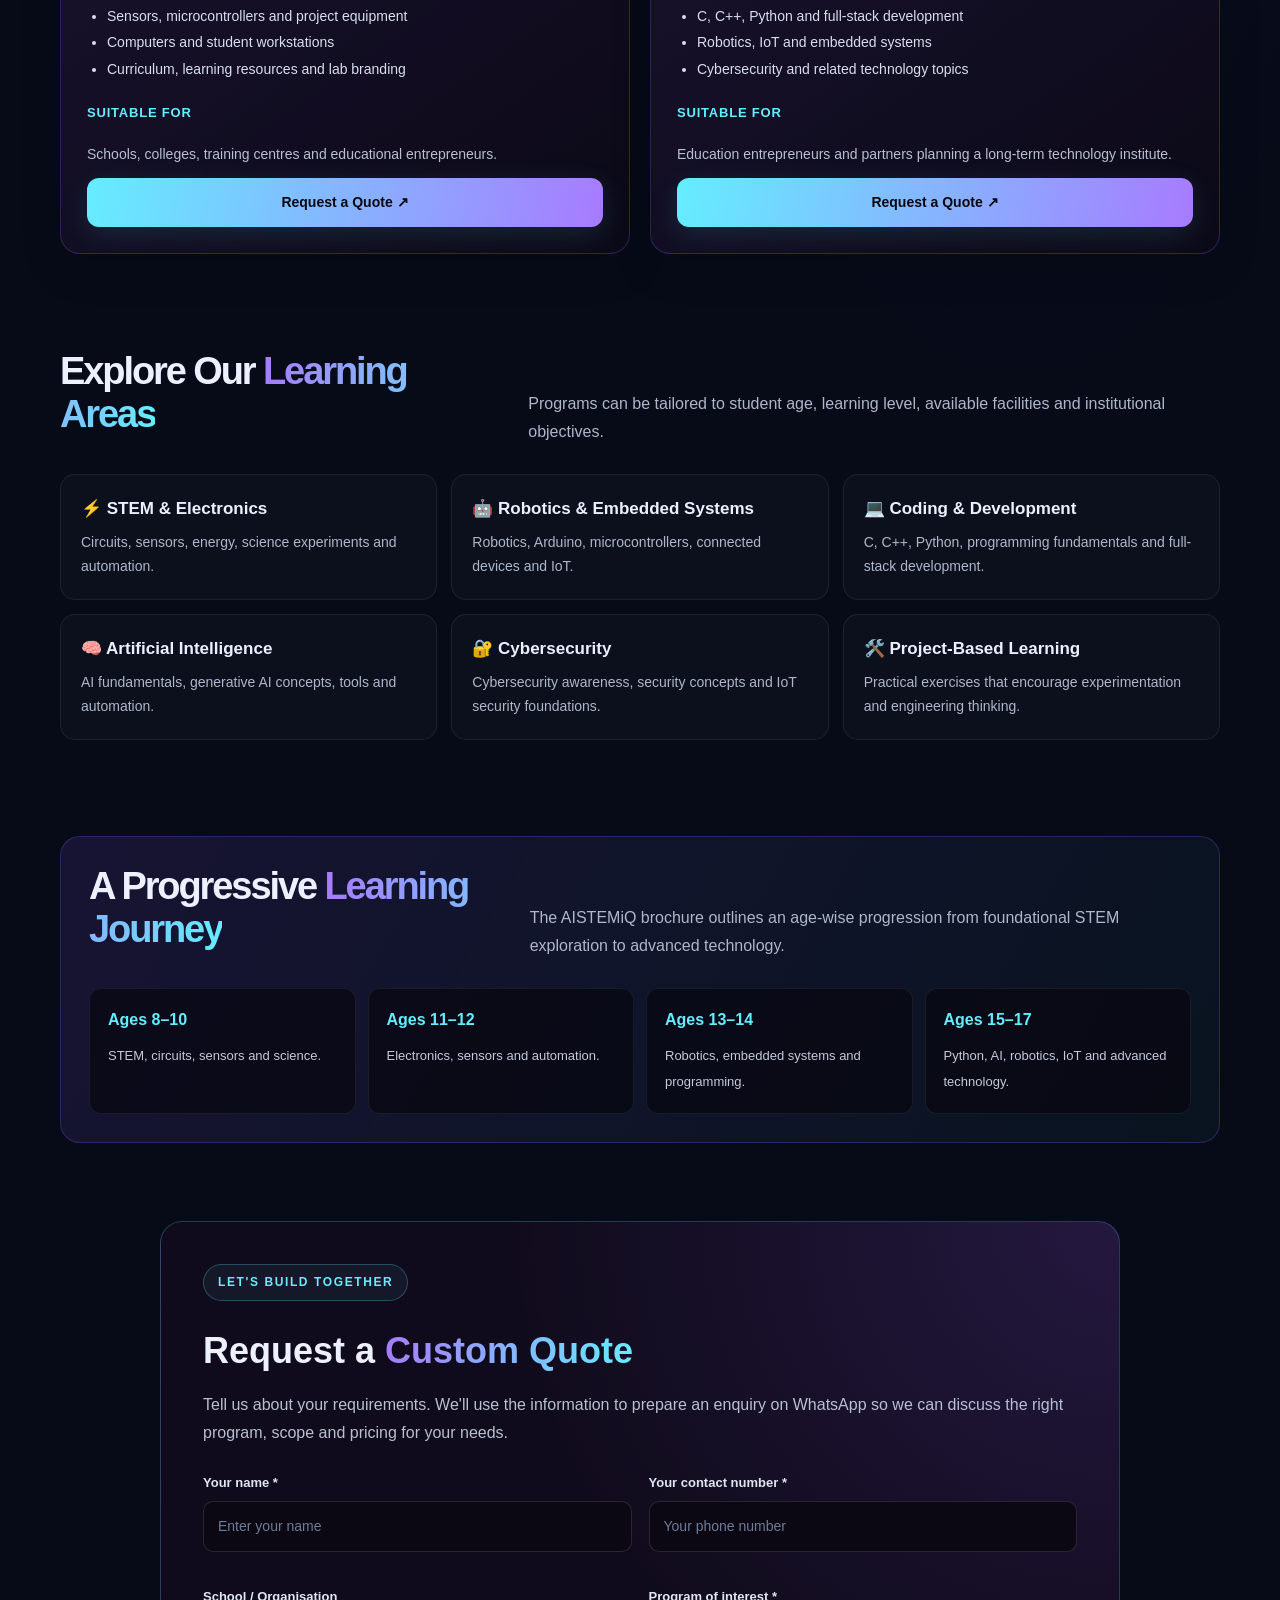
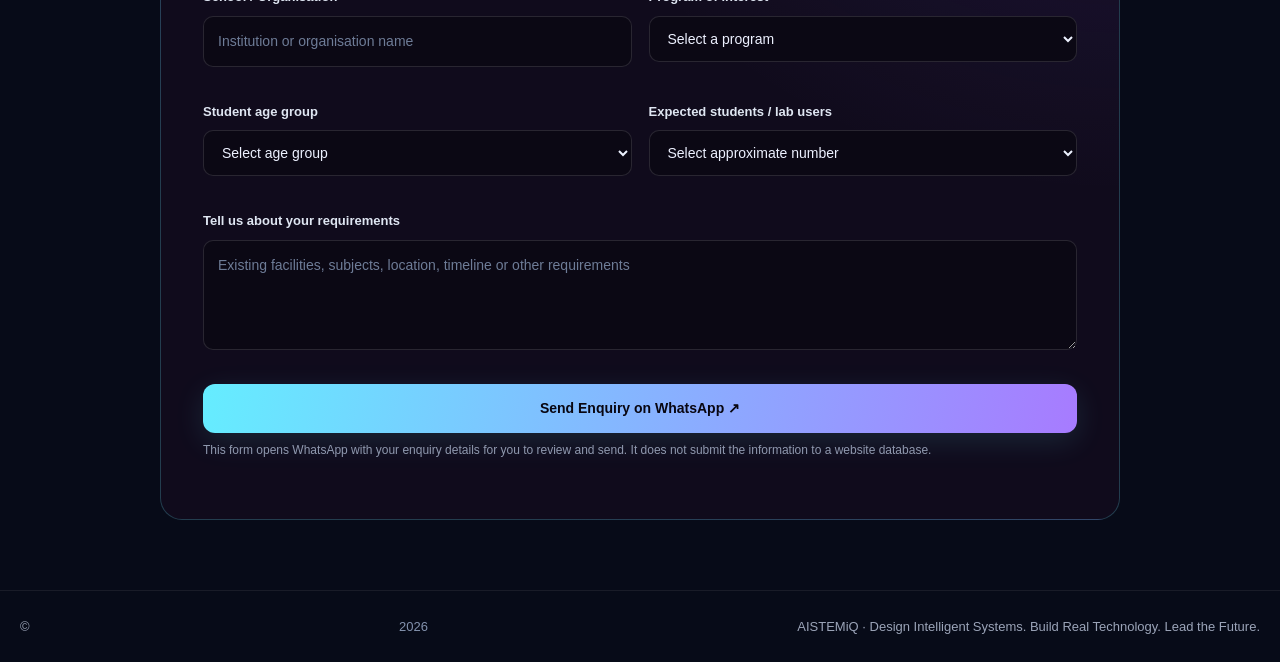
<file: programs.html>
<!DOCTYPE html>
<html lang="en">
<head>
  <meta charset="UTF-8">
  <meta name="viewport" content="width=device-width, initial-scale=1.0">
  <meta name="theme-color" content="#080611">
  <meta name="description" content="Explore AISTEMiQ programs in STEM, robotics, coding, AI education, curriculum partnerships and AI & STEM lab setup. Request a customised quote.">
  <title>Programs & Partnerships | AISTEMiQ</title>

  <link rel="stylesheet" href="css/styles.css">

  <style>
    .programs-page {
      --p-bg: #080611;
      --p-card: rgba(22, 15, 39, .82);
      --p-border: rgba(139, 92, 246, .25);
      --p-cyan: #65edff;
      --p-purple: #a77bff;
      color: #edf1ff;
    }

    .programs-page * { box-sizing: border-box; }

    .programs-page .program-hero {
      padding: 86px 20px 66px;
      text-align: center;
      background:
        radial-gradient(ellipse at 20% 15%, rgba(139,92,246,.18), transparent 45%),
        radial-gradient(ellipse at 85% 50%, rgba(73,240,255,.09), transparent 40%);
    }

    .programs-page .eyebrow {
      display: inline-block;
      color: var(--p-cyan);
      border: 1px solid rgba(101,237,255,.25);
      background: rgba(101,237,255,.06);
      border-radius: 99px;
      padding: 8px 14px;
      font-size: 12px;
      font-weight: 800;
      letter-spacing: 1.6px;
      text-transform: uppercase;
    }

    .programs-page .program-hero h1 {
      max-width: 900px;
      margin: 22px auto 16px;
      font-size: clamp(36px, 6vw, 64px);
      line-height: 1.08;
      letter-spacing: -1.5px;
    }

    .programs-page .gradient-text {
      background: linear-gradient(90deg, #a77bff, #65edff);
      -webkit-background-clip: text;
      background-clip: text;
      color: transparent;
    }

    .programs-page .hero-description {
      max-width: 720px;
      margin: 0 auto;
      color: #b8bfd2;
      font-size: 17px;
      line-height: 1.8;
    }

    .programs-page .program-actions {
      display: flex;
      justify-content: center;
      flex-wrap: wrap;
      gap: 12px;
      margin-top: 28px;
    }

    .programs-page .quote-btn,
    .programs-page .outline-btn {
      display: inline-flex;
      justify-content: center;
      align-items: center;
      padding: 13px 20px;
      border-radius: 12px;
      font-size: 14px;
      font-weight: 800;
      text-decoration: none;
      cursor: pointer;
      transition: .2s ease;
    }

    .programs-page .quote-btn {
      border: 0;
      color: #080611;
      background: linear-gradient(100deg, #65edff, #a77bff);
      box-shadow: 0 8px 30px rgba(101,237,255,.12);
    }

    .programs-page .outline-btn {
      border: 1px solid var(--p-border);
      background: rgba(255,255,255,.025);
      color: #edf1ff;
    }

    .programs-page .quote-btn:hover,
    .programs-page .outline-btn:hover {
      transform: translateY(-2px);
      box-shadow: 0 10px 30px rgba(139,92,246,.2);
    }

    .programs-page .program-section {
      max-width: 1200px;
      margin: auto;
      padding: 48px 20px;
    }

    .programs-page .section-heading {
      margin-bottom: 28px;
    }

    .programs-page .section-heading h2 {
      margin: 0 0 10px;
      font-size: clamp(27px, 4vw, 38px);
    }

    .programs-page .section-heading p {
      max-width: 760px;
      color: #aeb6ca;
      line-height: 1.75;
    }

    .programs-page .program-grid {
      display: grid;
      grid-template-columns: repeat(2, minmax(0, 1fr));
      gap: 20px;
    }

    .programs-page .program-card {
      position: relative;
      overflow: hidden;
      padding: 26px;
      border: 1px solid var(--p-border);
      border-radius: 20px;
      background: linear-gradient(145deg, rgba(31,20,53,.86), rgba(12,10,23,.95));
      box-shadow: 0 14px 40px rgba(0,0,0,.15);
    }

    .programs-page .program-card::before {
      content: "";
      position: absolute;
      top: 0;
      left: 0;
      right: 0;
      height: 2px;
      background: linear-gradient(90deg, #a77bff, #65edff);
    }

    .programs-page .program-icon {
      display: grid;
      place-items: center;
      width: 48px;
      height: 48px;
      margin-bottom: 18px;
      border-radius: 14px;
      background: rgba(139,92,246,.15);
      border: 1px solid rgba(139,92,246,.3);
      font-size: 23px;
    }

    .programs-page .program-card h3 {
      margin: 0 0 12px;
      font-size: 23px;
      line-height: 1.3;
    }

    .programs-page .program-card p {
      color: #b8bfd2;
      line-height: 1.75;
      font-size: 14px;
    }

    .programs-page .program-card h4 {
      margin: 20px 0 8px;
      color: var(--p-cyan);
      font-size: 13px;
      text-transform: uppercase;
      letter-spacing: .8px;
    }

    .programs-page .program-card ul {
      padding-left: 20px;
      color: #d9deed;
      line-height: 1.9;
      font-size: 14px;
    }

    .programs-page .program-card .quote-btn {
      margin-top: 12px;
    }

    .programs-page .learning-grid {
      display: grid;
      grid-template-columns: repeat(3, minmax(0, 1fr));
      gap: 14px;
    }

    .programs-page .learning-item {
      padding: 20px;
      border: 1px solid rgba(255,255,255,.07);
      border-radius: 15px;
      background: rgba(255,255,255,.025);
    }

    .programs-page .learning-item h3 {
      margin: 0 0 8px;
      font-size: 17px;
    }

    .programs-page .learning-item p {
      margin: 0;
      color: #adb6ca;
      font-size: 14px;
      line-height: 1.7;
    }

    .programs-page .journey {
      border: 1px solid var(--p-border);
      border-radius: 20px;
      padding: 28px;
      background: linear-gradient(120deg, rgba(139,92,246,.12), rgba(73,240,255,.04));
    }

    .programs-page .journey-steps {
      display: grid;
      grid-template-columns: repeat(4, minmax(0, 1fr));
      gap: 12px;
      margin-top: 22px;
    }

    .programs-page .journey-step {
      padding: 18px;
      border-radius: 12px;
      background: rgba(8,6,17,.7);
      border: 1px solid rgba(255,255,255,.07);
    }

    .programs-page .journey-step strong {
      display: block;
      color: var(--p-cyan);
      margin-bottom: 8px;
    }

    .programs-page .journey-step span {
      color: #c3cada;
      font-size: 13px;
      line-height: 1.6;
    }

    .programs-page .quote-section {
      max-width: 1000px;
      margin: 30px auto 70px;
      padding: 0 20px;
      scroll-margin-top: 100px;
    }

    .programs-page .quote-panel {
      padding: clamp(22px, 4vw, 42px);
      border-radius: 22px;
      border: 1px solid rgba(101,237,255,.22);
      background:
        radial-gradient(ellipse at top right, rgba(139,92,246,.16), transparent 45%),
        #100b1c;
    }

    .programs-page .quote-panel h2 {
      margin: 0 0 10px;
      font-size: clamp(26px, 4vw, 36px);
    }

    .programs-page .quote-panel > p {
      color: #b8bfd2;
      line-height: 1.75;
    }

    .programs-page .quote-form {
      display: grid;
      grid-template-columns: repeat(2, minmax(0, 1fr));
      gap: 17px;
      margin-top: 25px;
    }

    .programs-page .form-field {
      display: flex;
      flex-direction: column;
      gap: 8px;
    }

    .programs-page .form-field.full {
      grid-column: 1 / -1;
    }

    .programs-page .form-field label {
      color: #dfe6f2;
      font-size: 13px;
      font-weight: 700;
    }

    .programs-page .form-field input,
    .programs-page .form-field select,
    .programs-page .form-field textarea {
      width: 100%;
      min-width: 0;
      padding: 13px 14px;
      border-radius: 10px;
      border: 1px solid rgba(255,255,255,.12);
      background: #0b0814;
      color: #edf1ff;
      font: inherit;
      font-size: 14px;
    }

    .programs-page .form-field input:focus,
    .programs-page .form-field select:focus,
    .programs-page .form-field textarea:focus {
      outline: 2px solid rgba(101,237,255,.55);
      border-color: #65edff;
    }

    .programs-page .form-field textarea {
      min-height: 110px;
      resize: vertical;
    }

    .programs-page .quote-form .quote-btn {
      justify-self: start;
      min-height: 46px;
    }

    .programs-page .privacy-note {
      color: #9099af;
      font-size: 12px;
      line-height: 1.6;
    }

    .programs-page .program-footer {
      padding: 25px 20px;
      border-top: 1px solid rgba(255,255,255,.07);
      text-align: center;
      color: #9ba4b8;
      font-size: 13px;
    }

    @media (max-width: 760px) {
      .programs-page .program-grid,
      .programs-page .learning-grid {
        grid-template-columns: 1fr;
      }

      .programs-page .journey-steps {
        grid-template-columns: repeat(2, minmax(0, 1fr));
      }

      .programs-page .program-hero {
        padding-top: 60px;
      }
    }

    @media (max-width: 480px) {
      .programs-page .quote-form {
        grid-template-columns: 1fr;
      }

      .programs-page .form-field.full {
        grid-column: auto;
      }

      .programs-page .journey-steps {
        grid-template-columns: 1fr;
      }

      .programs-page .program-card {
        padding: 21px;
      }
    }
  </style>
</head>

<body class="programs-page">

  <!-- HEADER -->
  <header class="main-nav">
    <div class="nav-inner">
      <a class="brand brand-image" href="index.html" aria-label="AISTEMiQ Home">
        <img src="assets/aistemiq-logo.png"
             alt="AISTEMiQ — Empowering the future innovators">
      </a>

      <nav aria-label="Main navigation">
        <ul class="nav-links">
          <li><a href="index.html">Home</a></li>
          <li><a href="curriculum.html">Curriculum</a></li>
          <li><a href="programs.html" aria-current="page">Programs</a></li>
          <li><a href="index.html#services">Services</a></li>
        </ul>
      </nav>
    </div>
  </header>

  <main>
    <!-- HERO -->
    <section class="program-hero">
      <span class="eyebrow">Programs · Partnerships · Innovation</span>

      <h1>
        Build the Next Generation of
        <span class="gradient-text">Technology Creators</span>
      </h1>

      <p class="hero-description">
        From practical student programs to complete AI and STEM laboratories,
        AISTEMiQ helps schools, educators and entrepreneurs create meaningful
        technology-learning experiences.
      </p>

      <div class="program-actions">
        <a class="quote-btn" href="#request-quote">Request a Quote ↗</a>
        <a class="outline-btn" href="#program-options">Explore Programs ↓</a>
      </div>
    </section>

    <!-- PROGRAM OPTIONS -->
    <section class="program-section" id="program-options">
      <div class="section-heading">
        <h2>Find Your <span class="gradient-text">AISTEMiQ Program</span></h2>
        <p>
          Choose a learning or partnership model based on your students,
          institution, existing facilities and goals. Pricing is provided
          after understanding your requirements.
        </p>
      </div>

      <div class="program-grid">
        <article class="program-card">
          <div class="program-icon" aria-hidden="true">🚀</div>
          <h3>01. Weekend Technology Programs</h3>
          <p>
            Practical technology-learning experiences for school students,
            beginners and weekend learners.
          </p>

          <h4>Possible learning areas</h4>
          <ul>
            <li>STEM and electronics</li>
            <li>Robotics and Arduino</li>
            <li>Coding, Python and AI fundamentals</li>
            <li>Hands-on projects and experimentation</li>
          </ul>

          <h4>Suitable for</h4>
          <p>Schools, student groups, workshops and supplementary learning programs.</p>

          <button class="quote-btn choose-program" type="button"
                  data-program="Weekend Technology Programs">
            Request a Quote ↗
          </button>
        </article>

        <article class="program-card">
          <div class="program-icon" aria-hidden="true">📚</div>
          <h3>02. Curriculum Partnership</h3>
          <p>
            Bring structured AISTEMiQ learning materials and practical
            project frameworks into your existing educational setup.
          </p>

          <h4>Partnership can include</h4>
          <ul>
            <li>AISTEMiQ curriculum and learning materials</li>
            <li>Age-appropriate STEM learning resources</li>
            <li>Practical project frameworks</li>
            <li>Teaching resources and agreed branding options</li>
          </ul>

          <h4>Suitable for</h4>
          <p>Schools, coaching centres and institutions with teachers or existing infrastructure.</p>

          <button class="quote-btn choose-program" type="button"
                  data-program="Curriculum Partnership">
            Request a Quote ↗
          </button>
        </article>

        <article class="program-card">
          <div class="program-icon" aria-hidden="true">🤖</div>
          <h3>03. AI & STEM Lab Setup</h3>
          <p>
            Plan a hands-on technology lab designed around your institution's
            available space, student requirements and learning objectives.
          </p>

          <h4>Potential lab components</h4>
          <ul>
            <li>Robotics components and electronics</li>
            <li>Sensors, microcontrollers and project equipment</li>
            <li>Computers and student workstations</li>
            <li>Curriculum, learning resources and lab branding</li>
          </ul>

          <h4>Suitable for</h4>
          <p>Schools, colleges, training centres and educational entrepreneurs.</p>

          <button class="quote-btn choose-program" type="button"
                  data-program="AI and STEM Lab Setup">
            Request a Quote ↗
          </button>
        </article>

        <article class="program-card">
          <div class="program-icon" aria-hidden="true">🏢</div>
          <h3>04. Education IT Institute</h3>
          <p>
            Explore a strategic partnership to establish a local technology
            education centre with multiple learning pathways.
          </p>

          <h4>Potential academies</h4>
          <ul>
            <li>AI, generative AI tools and automation</li>
            <li>C, C++, Python and full-stack development</li>
            <li>Robotics, IoT and embedded systems</li>
            <li>Cybersecurity and related technology topics</li>
          </ul>

          <h4>Suitable for</h4>
          <p>Education entrepreneurs and partners planning a long-term technology institute.</p>

          <button class="quote-btn choose-program" type="button"
                  data-program="Education IT Institute Partnership">
            Request a Quote ↗
          </button>
        </article>
      </div>
    </section>

    <!-- LEARNING AREAS -->
    <section class="program-section">
      <div class="section-heading">
        <h2>Explore Our <span class="gradient-text">Learning Areas</span></h2>
        <p>
          Programs can be tailored to student age, learning level,
          available facilities and institutional objectives.
        </p>
      </div>

      <div class="learning-grid">
        <article class="learning-item">
          <h3>⚡ STEM & Electronics</h3>
          <p>Circuits, sensors, energy, science experiments and automation.</p>
        </article>

        <article class="learning-item">
          <h3>🤖 Robotics & Embedded Systems</h3>
          <p>Robotics, Arduino, microcontrollers, connected devices and IoT.</p>
        </article>

        <article class="learning-item">
          <h3>💻 Coding & Development</h3>
          <p>C, C++, Python, programming fundamentals and full-stack development.</p>
        </article>

        <article class="learning-item">
          <h3>🧠 Artificial Intelligence</h3>
          <p>AI fundamentals, generative AI concepts, tools and automation.</p>
        </article>

        <article class="learning-item">
          <h3>🔐 Cybersecurity</h3>
          <p>Cybersecurity awareness, security concepts and IoT security foundations.</p>
        </article>

        <article class="learning-item">
          <h3>🛠️ Project-Based Learning</h3>
          <p>Practical exercises that encourage experimentation and engineering thinking.</p>
        </article>
      </div>
    </section>

    <!-- LEARNING JOURNEY -->
    <section class="program-section">
      <div class="journey">
        <div class="section-heading">
          <h2>A Progressive <span class="gradient-text">Learning Journey</span></h2>
          <p>
            The AISTEMiQ brochure outlines an age-wise progression from
            foundational STEM exploration to advanced technology.
          </p>
        </div>

        <div class="journey-steps">
          <div class="journey-step">
            <strong>Ages 8–10</strong>
            <span>STEM, circuits, sensors and science.</span>
          </div>

          <div class="journey-step">
            <strong>Ages 11–12</strong>
            <span>Electronics, sensors and automation.</span>
          </div>

          <div class="journey-step">
            <strong>Ages 13–14</strong>
            <span>Robotics, embedded systems and programming.</span>
          </div>

          <div class="journey-step">
            <strong>Ages 15–17</strong>
            <span>Python, AI, robotics, IoT and advanced technology.</span>
          </div>
        </div>
      </div>
    </section>

    <!-- QUOTE FORM -->
    <section class="quote-section" id="request-quote">
      <div class="quote-panel">
        <span class="eyebrow">Let's Build Together</span>
        <h2>Request a <span class="gradient-text">Custom Quote</span></h2>
        <p>
          Tell us about your requirements. We'll use the information to prepare
          an enquiry on WhatsApp so we can discuss the right program, scope
          and pricing for your needs.
        </p>

        <form class="quote-form" id="program-quote-form">
          <div class="form-field">
            <label for="quote-name">Your name *</label>
            <input id="quote-name" name="name" required
                   autocomplete="name" placeholder="Enter your name">
          </div>

          <div class="form-field">
            <label for="quote-phone">Your contact number *</label>
            <input id="quote-phone" name="phone" type="tel" required
                   autocomplete="tel" placeholder="Your phone number">
          </div>

          <div class="form-field">
            <label for="quote-institution">School / Organisation</label>
            <input id="quote-institution" name="institution"
                   placeholder="Institution or organisation name">
          </div>

          <div class="form-field">
            <label for="quote-program">Program of interest *</label>
            <select id="quote-program" name="program" required>
              <option value="">Select a program</option>
              <option>Weekend Technology Programs</option>
              <option>Curriculum Partnership</option>
              <option>AI and STEM Lab Setup</option>
              <option>Education IT Institute Partnership</option>
              <option>Student Coding / AI Programs</option>
              <option>Other / Need Guidance</option>
            </select>
          </div>

          <div class="form-field">
            <label for="quote-age">Student age group</label>
            <select id="quote-age" name="age">
              <option value="">Select age group</option>
              <option>8–10 years</option>
              <option>11–12 years</option>
              <option>13–14 years</option>
              <option>15–17 years</option>
              <option>Mixed age groups / Adults</option>
              <option>Not applicable yet</option>
            </select>
          </div>

          <div class="form-field">
            <label for="quote-students">Expected students / lab users</label>
            <select id="quote-students" name="students">
              <option value="">Select approximate number</option>
              <option>1–20</option>
              <option>21–50</option>
              <option>51–100</option>
              <option>101–250</option>
              <option>250+</option>
              <option>Not decided</option>
            </select>
          </div>

          <div class="form-field full">
            <label for="quote-requirements">Tell us about your requirements</label>
            <textarea id="quote-requirements" name="requirements"
                      placeholder="Existing facilities, subjects, location, timeline or other requirements"></textarea>
          </div>

          <div class="form-field full">
            <button class="quote-btn" type="submit">
              Send Enquiry on WhatsApp ↗
            </button>
            <p class="privacy-note">
              This form opens WhatsApp with your enquiry details for you to review
              and send. It does not submit the information to a website database.
            </p>
          </div>
        </form>
      </div>
    </section>
  </main>

  <footer class="program-footer">
    © <span id="program-year"></span> AISTEMiQ · Design Intelligent Systems.
    Build Real Technology. Lead the Future.
  </footer>

  <script>
    const quoteForm = document.getElementById("program-quote-form");
    const programSelect = document.getElementById("quote-program");

    document.getElementById("program-year").textContent =
      new Date().getFullYear();

    document.querySelectorAll(".choose-program").forEach((button) => {
      button.addEventListener("click", () => {
        programSelect.value = button.dataset.program;
        document.getElementById("request-quote").scrollIntoView({
          behavior: "smooth",
          block: "start"
        });
        setTimeout(() => {
          document.getElementById("quote-name").focus({
            preventScroll: true
          });
        }, 350);
      });
    });

    quoteForm.addEventListener("submit", (event) => {
      event.preventDefault();

      if (!quoteForm.reportValidity()) return;

      const data = new FormData(quoteForm);

      const message = [
        "Hello AISTEMiQ! I would like to request a customised program quote.",
        "",
        "Name: " + (data.get("name") || ""),
        "Contact Number: " + (data.get("phone") || ""),
        "School / Organisation: " + (data.get("institution") || "Not provided"),
        "Program: " + (data.get("program") || ""),
        "Student Age Group: " + (data.get("age") || "Not specified"),
        "Expected Students / Lab Users: " + (data.get("students") || "Not specified"),
        "Requirements: " + (data.get("requirements") || "Please contact me to discuss."),
        "",
        "Please contact me to discuss the scope and pricing. Thank you."
      ].join("\n");

      const whatsappURL =
        "https://wa.me/919004130508?text=" + encodeURIComponent(message);

      window.open(whatsappURL, "_blank", "noopener,noreferrer");
    });
  </script>

</body>
</html>
</file>
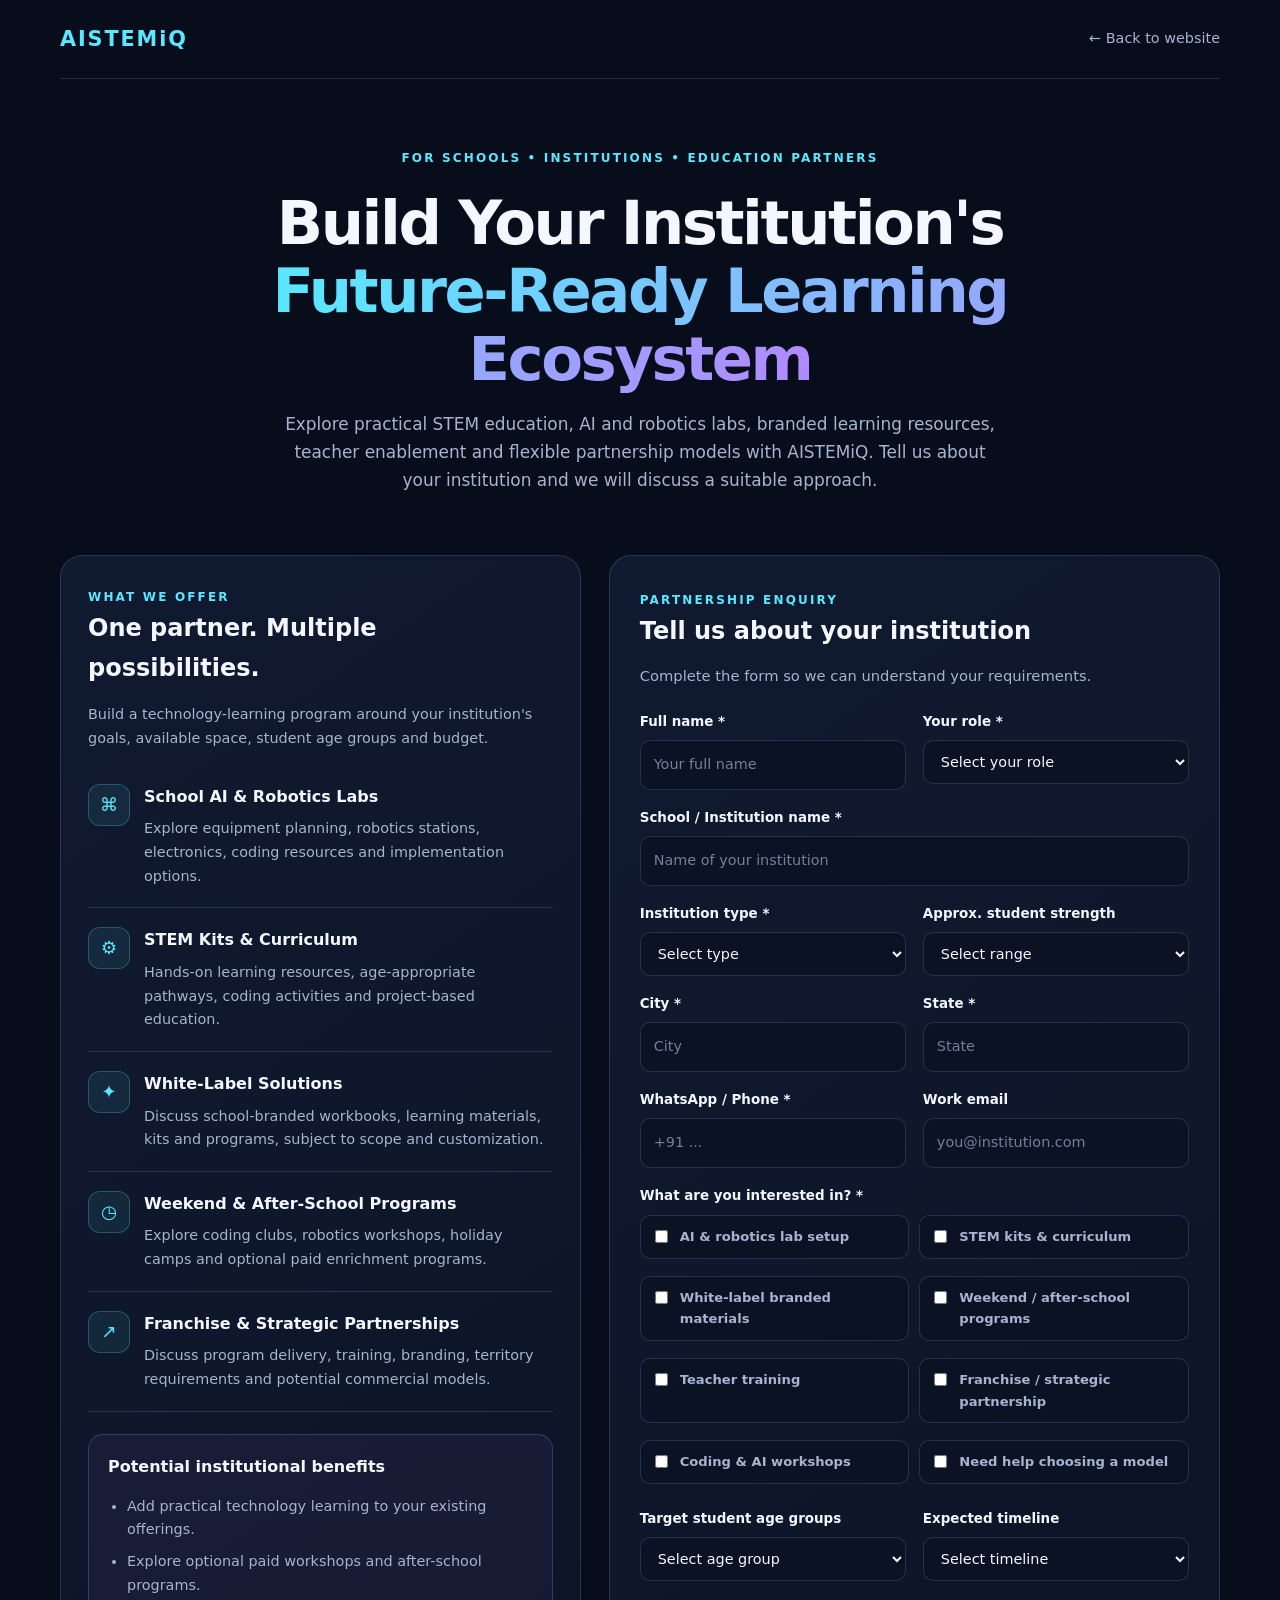
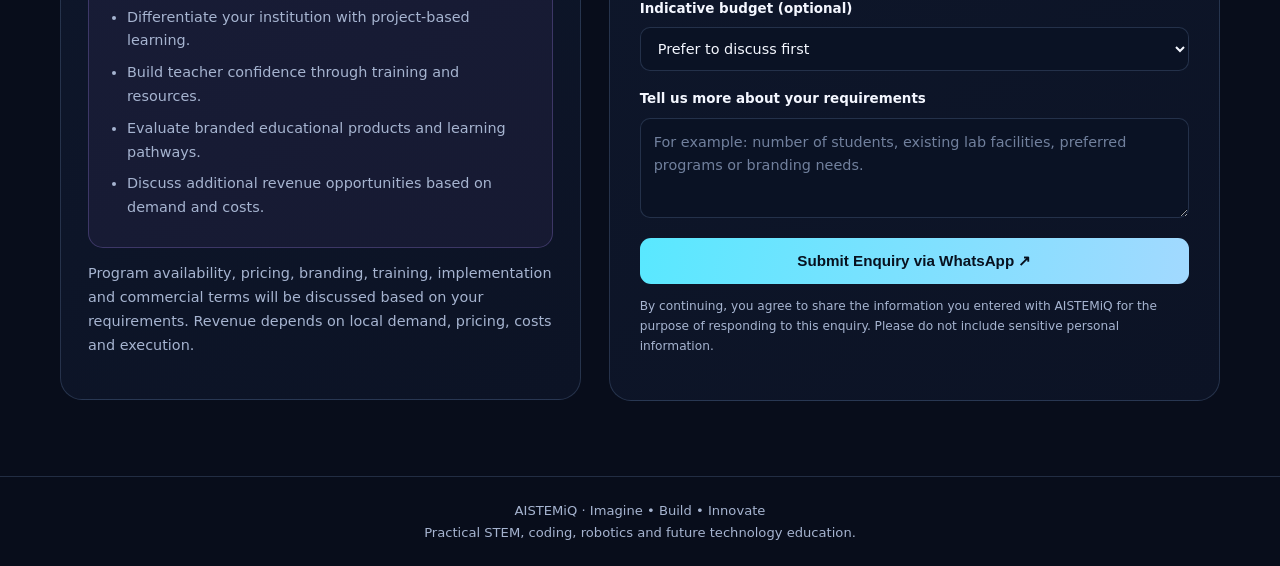
<file: school-partnerships.html>
<!DOCTYPE html>
<html lang="en">
<head>
  <meta charset="UTF-8">
  <meta name="viewport" content="width=device-width, initial-scale=1.0">
  <meta name="theme-color" content="#080d1b">
  <title>School & Institutional Partnerships | AISTEMiQ</title>
  <meta name="description" content="Explore AI lab setups, STEM kits, curriculum, teacher training, white-label educational solutions and school partnerships with AISTEMiQ.">

  <style>
    :root {
      --bg: #080d1b;
      --panel: #101a30;
      --panel-light: #14213b;
      --cyan: #59e8ff;
      --purple: #b18aff;
      --text: #f4f7ff;
      --muted: #a6b4d0;
      --border: rgba(142, 173, 225, .2);
    }

    * { box-sizing: border-box; }

    body {
      margin: 0;
      background: var(--bg);
      color: var(--text);
      font-family: Inter, system-ui, -apple-system, sans-serif;
      line-height: 1.65;
    }

    a { color: inherit; text-decoration: none; }

    .container {
      width: min(1160px, 92%);
      margin: auto;
    }

    .nav {
      display: flex;
      justify-content: space-between;
      align-items: center;
      gap: 18px;
      padding: 22px 0;
      border-bottom: 1px solid var(--border);
    }

    .brand {
      color: var(--cyan);
      font-weight: 900;
      font-size: 1.3rem;
      letter-spacing: .09em;
    }

    .nav-link {
      color: var(--muted);
      font-size: .9rem;
    }

    .hero {
      padding: 65px 0 35px;
      text-align: center;
      max-width: 850px;
      margin: auto;
    }

    .eyebrow {
      color: var(--cyan);
      font-size: .75rem;
      font-weight: 800;
      letter-spacing: .18em;
      text-transform: uppercase;
    }

    h1 {
      font-size: clamp(2.1rem, 5vw, 3.8rem);
      line-height: 1.12;
      letter-spacing: -.04em;
      margin: 18px 0;
    }

    .gradient {
      background: linear-gradient(90deg, var(--cyan), var(--purple));
      background-clip: text;
      -webkit-background-clip: text;
      color: transparent;
    }

    .hero p {
      color: var(--muted);
      font-size: 1.06rem;
      max-width: 730px;
      margin: 0 auto;
    }

    .layout {
      display: grid;
      grid-template-columns: .92fr 1.08fr;
      gap: 28px;
      align-items: start;
      padding: 25px 0 75px;
    }

    .left-panel, .form-panel {
      border: 1px solid var(--border);
      border-radius: 22px;
      background: linear-gradient(145deg, #101a30, #0c1325);
      padding: 27px;
    }

    h2 { margin: 0 0 12px; font-size: 1.5rem; }
    h3 { margin: 0 0 7px; font-size: 1rem; }

    .intro, .service p, .note {
      color: var(--muted);
      font-size: .9rem;
    }

    .service {
      display: flex;
      gap: 14px;
      padding: 19px 0;
      border-bottom: 1px solid var(--border);
    }

    .service:last-of-type { border-bottom: 0; }

    .service-icon {
      width: 42px;
      height: 42px;
      flex: 0 0 42px;
      display: grid;
      place-items: center;
      border: 1px solid rgba(89,232,255,.25);
      background: rgba(89,232,255,.08);
      color: var(--cyan);
      border-radius: 12px;
      font-size: 1.15rem;
    }

    .service p { margin: 0; }

    .benefits {
      margin-top: 22px;
      padding: 19px;
      border: 1px solid rgba(177,138,255,.25);
      border-radius: 15px;
      background: rgba(177,138,255,.06);
    }

    .benefits ul {
      padding-left: 19px;
      margin-bottom: 0;
      color: var(--muted);
      font-size: .9rem;
    }

    .benefits li { margin: 8px 0; }

    .form-panel { padding: 30px; }

    .form-heading { margin-bottom: 23px; }
    .form-heading p { color: var(--muted); margin: 0; font-size: .92rem; }

    .form-grid {
      display: grid;
      grid-template-columns: 1fr 1fr;
      gap: 17px;
    }

    .field { min-width: 0; }
    .full { grid-column: 1 / -1; }

    label {
      display: block;
      margin-bottom: 7px;
      font-size: .84rem;
      font-weight: 700;
    }

    input, select, textarea {
      display: block;
      width: 100%;
      padding: 12px 13px;
      border-radius: 10px;
      border: 1px solid var(--border);
      background: #0a1224;
      color: var(--text);
      font: inherit;
      font-size: .9rem;
      outline: none;
    }

    input:focus, select:focus, textarea:focus {
      border-color: var(--cyan);
      box-shadow: 0 0 0 3px rgba(89,232,255,.08);
    }

    input::placeholder, textarea::placeholder { color: #71809d; }
    select option { background: #101a30; }
    textarea { resize: vertical; min-height: 100px; }

    .checklist {
      display: grid;
      grid-template-columns: 1fr 1fr;
      gap: 10px;
      margin-top: 8px;
    }

    .check {
      display: flex;
      align-items: flex-start;
      gap: 9px;
      padding: 10px;
      background: #0a1224;
      border: 1px solid var(--border);
      border-radius: 10px;
      color: var(--muted);
      font-size: .82rem;
    }

    .check input {
      width: auto;
      margin-top: 4px;
      accent-color: var(--cyan);
    }

    .submit {
      width: 100%;
      padding: 14px 18px;
      margin-top: 20px;
      border: 0;
      border-radius: 11px;
      background: linear-gradient(100deg, var(--cyan), #a2d9ff);
      color: #07111f;
      font-weight: 900;
      font-size: .95rem;
      cursor: pointer;
    }

    .submit:hover { filter: brightness(1.07); }

    .privacy {
      color: var(--muted);
      font-size: .76rem;
      margin: 12px 0 0;
    }

    footer {
      border-top: 1px solid var(--border);
      padding: 23px 0;
      color: var(--muted);
      font-size: .82rem;
      text-align: center;
    }

    @media (max-width: 850px) {
      .layout { grid-template-columns: 1fr; }
      .hero { padding-top: 45px; }
    }

    @media (max-width: 520px) {
      .left-panel, .form-panel { padding: 20px; }
      .form-grid, .checklist { grid-template-columns: 1fr; }
      .full { grid-column: auto; }
      .nav { padding: 17px 0; }
    }
  </style>
</head>

<body>
  <header class="container nav">
    <a class="brand" href="index.html">AISTEMiQ</a>
    <a class="nav-link" href="index.html">← Back to website</a>
  </header>

  <main class="container">
    <section class="hero">
      <span class="eyebrow">For Schools • Institutions • Education Partners</span>
      <h1>Build Your Institution's <span class="gradient">Future-Ready Learning Ecosystem</span></h1>
      <p>
        Explore practical STEM education, AI and robotics labs, branded learning
        resources, teacher enablement and flexible partnership models with AISTEMiQ.
        Tell us about your institution and we will discuss a suitable approach.
      </p>
    </section>

    <section class="layout">
      <aside class="left-panel">
        <span class="eyebrow">What We Offer</span>
        <h2>One partner. Multiple possibilities.</h2>
        <p class="intro">
          Build a technology-learning program around your institution's goals,
          available space, student age groups and budget.
        </p>

        <div class="service">
          <div class="service-icon">⌘</div>
          <div>
            <h3>School AI & Robotics Labs</h3>
            <p>Explore equipment planning, robotics stations, electronics,
              coding resources and implementation options.</p>
          </div>
        </div>

        <div class="service">
          <div class="service-icon">⚙</div>
          <div>
            <h3>STEM Kits & Curriculum</h3>
            <p>Hands-on learning resources, age-appropriate pathways,
              coding activities and project-based education.</p>
          </div>
        </div>

        <div class="service">
          <div class="service-icon">✦</div>
          <div>
            <h3>White-Label Solutions</h3>
            <p>Discuss school-branded workbooks, learning materials,
              kits and programs, subject to scope and customization.</p>
          </div>
        </div>

        <div class="service">
          <div class="service-icon">◷</div>
          <div>
            <h3>Weekend & After-School Programs</h3>
            <p>Explore coding clubs, robotics workshops, holiday camps
              and optional paid enrichment programs.</p>
          </div>
        </div>

        <div class="service">
          <div class="service-icon">↗</div>
          <div>
            <h3>Franchise & Strategic Partnerships</h3>
            <p>Discuss program delivery, training, branding, territory
              requirements and potential commercial models.</p>
          </div>
        </div>

        <div class="benefits">
          <h3>Potential institutional benefits</h3>
          <ul>
            <li>Add practical technology learning to your existing offerings.</li>
            <li>Explore optional paid workshops and after-school programs.</li>
            <li>Differentiate your institution with project-based learning.</li>
            <li>Build teacher confidence through training and resources.</li>
            <li>Evaluate branded educational products and learning pathways.</li>
            <li>Discuss additional revenue opportunities based on demand and costs.</li>
          </ul>
        </div>

        <p class="note">
          Program availability, pricing, branding, training, implementation
          and commercial terms will be discussed based on your requirements.
          Revenue depends on local demand, pricing, costs and execution.
        </p>
      </aside>

      <section class="form-panel" id="enquiry">
        <div class="form-heading">
          <span class="eyebrow">Partnership Enquiry</span>
          <h2>Tell us about your institution</h2>
          <p>Complete the form so we can understand your requirements.</p>
        </div>

        <form id="partnershipForm">
          <div class="form-grid">
            <div class="field">
              <label for="name">Full name *</label>
              <input id="name" name="name" required autocomplete="name"
                     placeholder="Your full name">
            </div>

            <div class="field">
              <label for="role">Your role *</label>
              <select id="role" name="role" required>
                <option value="">Select your role</option>
                <option>Principal / Head of School</option>
                <option>School Owner / Trustee</option>
                <option>School Administrator</option>
                <option>Teacher / Educator</option>
                <option>Coaching / Training Institute Owner</option>
                <option>Education Entrepreneur</option>
                <option>Other</option>
              </select>
            </div>

            <div class="field full">
              <label for="institution">School / Institution name *</label>
              <input id="institution" name="institution" required
                     placeholder="Name of your institution">
            </div>

            <div class="field">
              <label for="type">Institution type *</label>
              <select id="type" name="type" required>
                <option value="">Select type</option>
                <option>School — CBSE</option>
                <option>School — ICSE</option>
                <option>School — State Board</option>
                <option>International School</option>
                <option>Coaching / Training Institute</option>
                <option>Preschool</option>
                <option>Other</option>
              </select>
            </div>

            <div class="field">
              <label for="students">Approx. student strength</label>
              <select id="students" name="students">
                <option value="">Select range</option>
                <option>Below 200</option>
                <option>200–500</option>
                <option>501–1,000</option>
                <option>1,001–2,000</option>
                <option>Above 2,000</option>
              </select>
            </div>

            <div class="field">
              <label for="city">City *</label>
              <input id="city" name="city" required placeholder="City">
            </div>

            <div class="field">
              <label for="state">State *</label>
              <input id="state" name="state" required placeholder="State">
            </div>

            <div class="field">
              <label for="phone">WhatsApp / Phone *</label>
              <input id="phone" name="phone" required type="tel"
                     autocomplete="tel" placeholder="+91 ...">
            </div>

            <div class="field">
              <label for="email">Work email</label>
              <input id="email" name="email" type="email"
                     autocomplete="email" placeholder="you@institution.com">
            </div>

            <div class="field full">
              <label>What are you interested in? *</label>
              <div class="checklist">
                <label class="check"><input type="checkbox" name="interest"
                  value="AI and robotics lab setup"> AI & robotics lab setup</label>
                <label class="check"><input type="checkbox" name="interest"
                  value="STEM kits and curriculum"> STEM kits & curriculum</label>
                <label class="check"><input type="checkbox" name="interest"
                  value="White-label branded materials"> White-label branded materials</label>
                <label class="check"><input type="checkbox" name="interest"
                  value="Weekend and after-school programs"> Weekend / after-school programs</label>
                <label class="check"><input type="checkbox" name="interest"
                  value="Teacher training"> Teacher training</label>
                <label class="check"><input type="checkbox" name="interest"
                  value="Franchise or strategic partnership"> Franchise / strategic partnership</label>
                <label class="check"><input type="checkbox" name="interest"
                  value="Coding and AI workshops"> Coding & AI workshops</label>
                <label class="check"><input type="checkbox" name="interest"
                  value="Need guidance choosing a model"> Need help choosing a model</label>
              </div>
            </div>

            <div class="field">
              <label for="age">Target student age groups</label>
              <select id="age" name="age">
                <option value="">Select age group</option>
              
                 <option>8–10 years</option>
                <option>11–12 years</option>
                <option>13–14 years</option>
                <option>15–17 years</option>
                <option>Multiple age groups</option>
              </select>
            </div>

            <div class="field">
              <label for="timeline">Expected timeline</label>
              <select id="timeline" name="timeline">
                <option value="">Select timeline</option>
                <option>Immediately</option>
                <option>Within 1–3 months</option>
                <option>Within 3–6 months</option>
                <option>Planning for next academic year</option>
                <option>Just exploring options</option>
              </select>
            </div>

            <div class="field full">
              <label for="budget">Indicative budget (optional)</label>
              <select id="budget" name="budget">
                <option value="">Prefer to discuss first</option>
                <option>Below ₹50,000</option>
                <option>₹50,000–₹1 lakh</option>
                <option>₹1–₹3 lakh</option>
                <option>₹3–₹5 lakh</option>
                <option>₹5 lakh+</option>
              </select>
            </div>

            <div class="field full">
              <label for="details">Tell us more about your requirements</label>
              <textarea id="details" name="details"
                placeholder="For example: number of students, existing lab facilities, preferred programs or branding needs."></textarea>
            </div>
          </div>

          <button class="submit" type="submit">
            Submit Enquiry via WhatsApp ↗
          </button>
          <p class="privacy">
            By continuing, you agree to share the information you entered
            with AISTEMiQ for the purpose of responding to this enquiry.
            Please do not include sensitive personal information.
          </p>
          <p class="note" id="formStatus" role="status" aria-live="polite"></p>
        </form>
      </section>
    </section>
  </main>

  <footer>
    <div class="container">
      AISTEMiQ · Imagine • Build • Innovate
      <br>Practical STEM, coding, robotics and future technology education.
    </div>
  </footer>

  <script>
    const form = document.getElementById("partnershipForm");

    form.addEventListener("submit", function (event) {
      event.preventDefault();

      if (!form.reportValidity()) return;

      const interests = Array.from(
        form.querySelectorAll('input[name="interest"]:checked')
      ).map(input => input.value);

      if (interests.length === 0) {
        document.getElementById("formStatus").textContent =
          "Please select at least one area of interest.";
        form.querySelector('input[name="interest"]').focus();
        return;
      }

      const data = new FormData(form);
      const value = key => (data.get(key) || "Not provided").toString().trim();

      const message = [
        "AISTEMiQ SCHOOL & INSTITUTIONAL PARTNERSHIP ENQUIRY",
        "",
        "Name: " + value("name"),
        "Role: " + value("role"),
        "Institution: " + value("institution"),
        "Institution type: " + value("type"),
        "Student strength: " + value("students"),
        "City: " + value("city"),
        "State: " + value("state"),
        "Phone: " + value("phone"),
        "Email: " + value("email"),
        "Interests: " + interests.join(", "),
        "Age groups: " + value("age"),
        "Timeline: " + value("timeline"),
        "Budget: " + value("budget"),
        "Requirements: " + value("details")
      ].join("\n");

      // Replace with your business WhatsApp number:
      // Country code + number, digits only, no + or spaces.
      const businessWhatsAppNumber = "919004130508";

      if (businessWhatsAppNumber.includes("X")) {
        document.getElementById("formStatus").textContent =
          "Setup required: replace the placeholder WhatsApp number in this page's script with your business number.";
        return;
      }

      const url = "https://wa.me/" + businessWhatsAppNumber +
        "?text=" + encodeURIComponent(message);

      window.open(url, "_blank", "noopener,noreferrer");
    });
  </script>
</body>
</html>
</file>
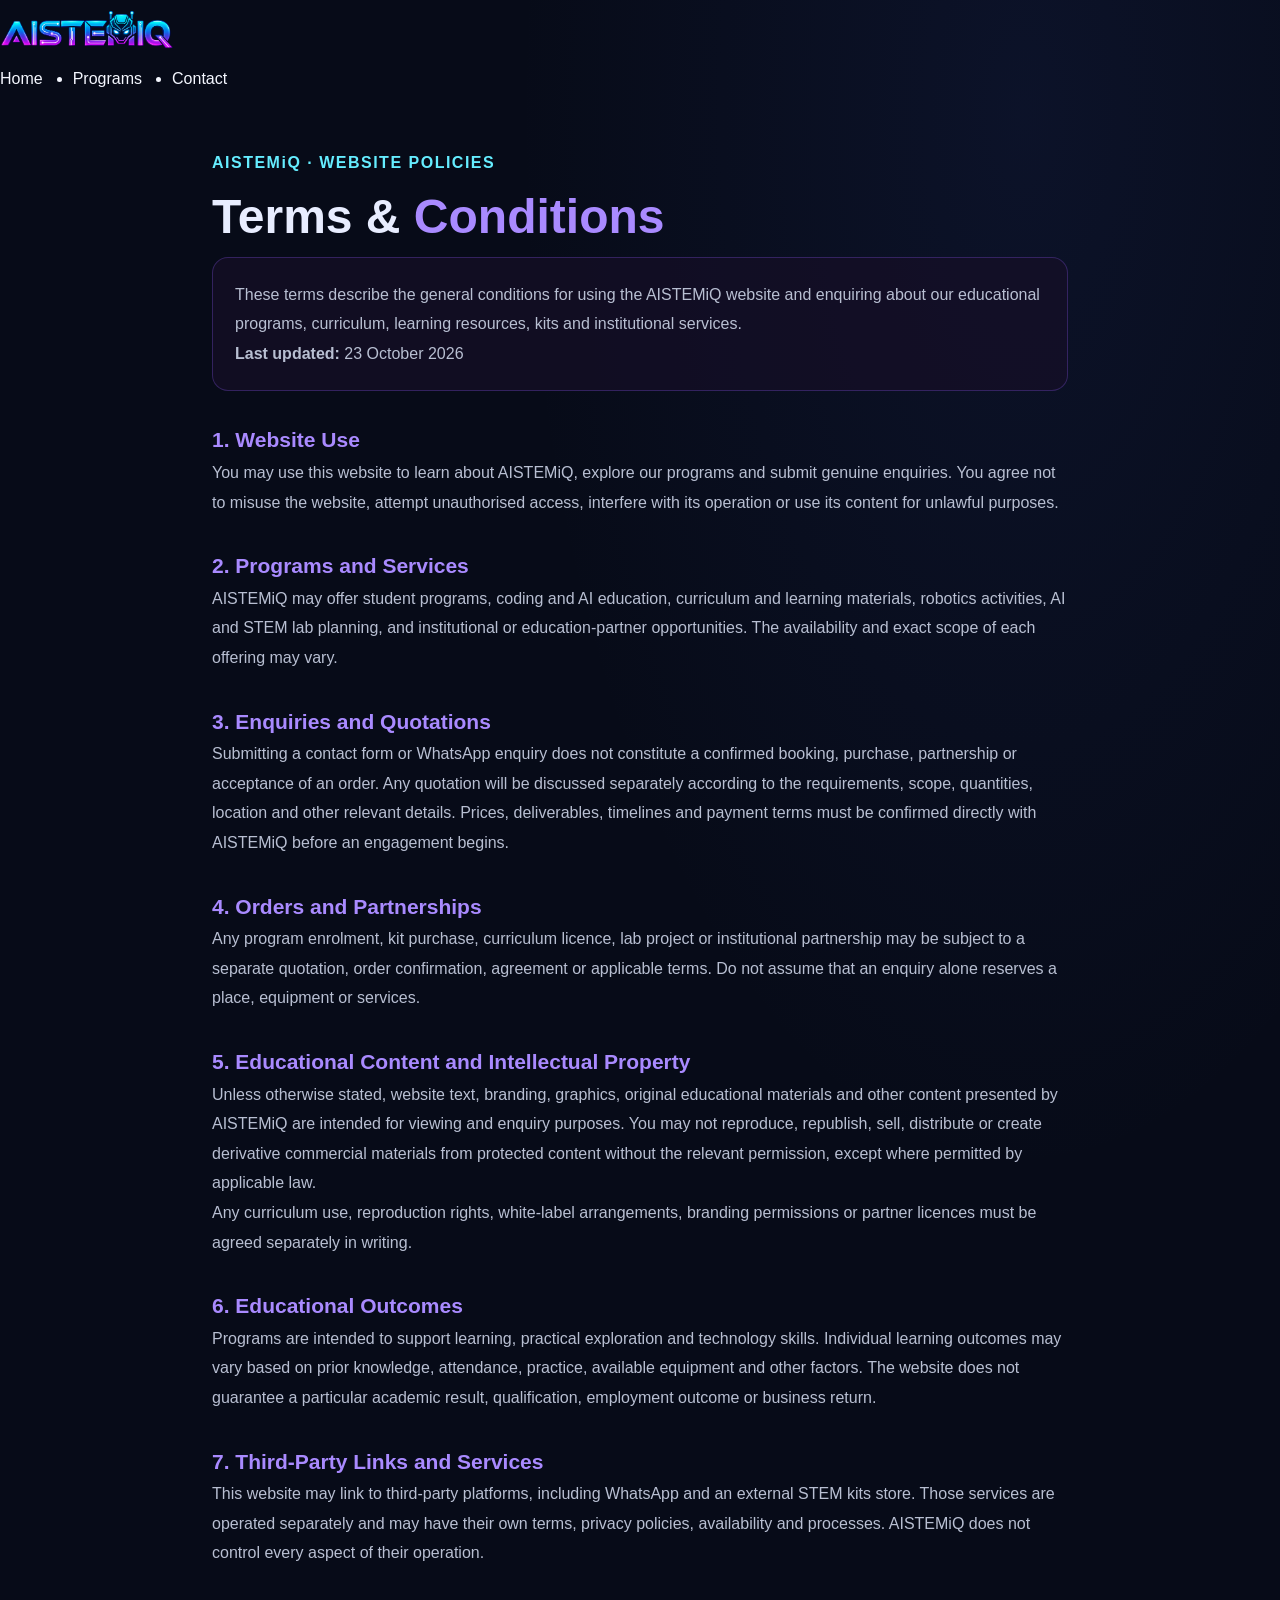
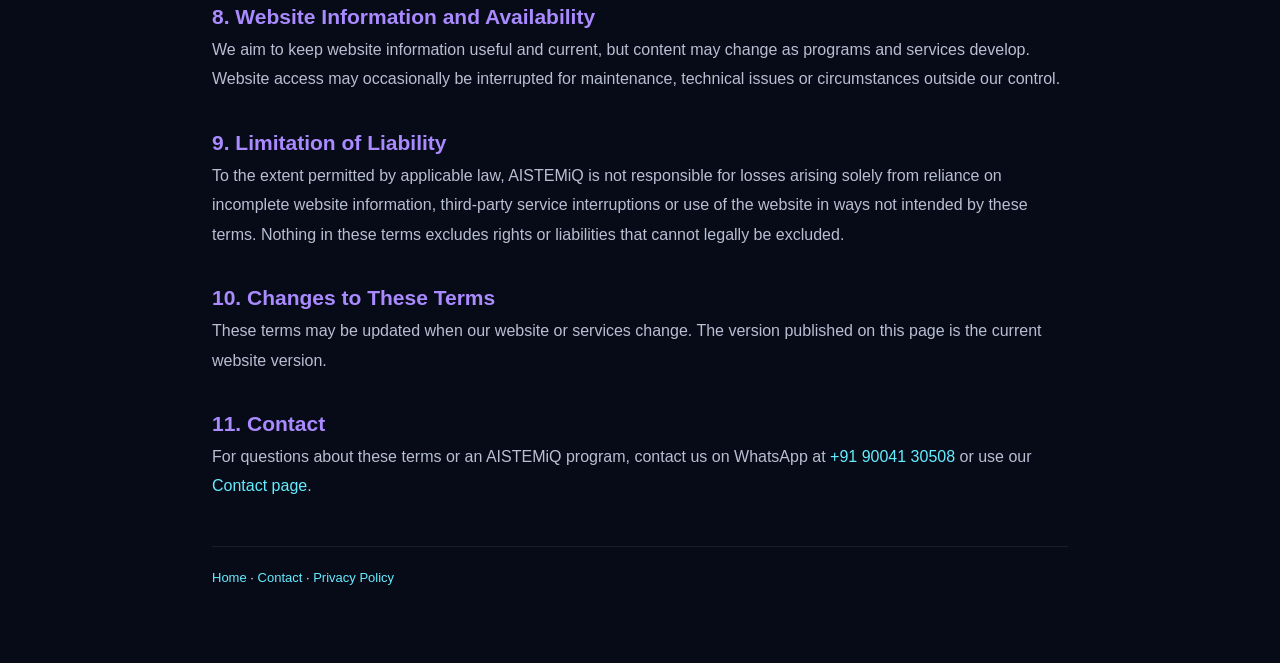
<file: terms.html>
<!DOCTYPE html>
<html lang="en">
<head>
  <meta charset="UTF-8">
  <meta name="viewport" content="width=device-width, initial-scale=1.0">
  <meta name="theme-color" content="#080611">
  <meta name="description" content="Review the AISTEMiQ website terms covering educational programs, quotations, intellectual property and website use.">
  <title>Terms & Conditions | AISTEMiQ</title>
  <link rel="stylesheet" href="css/styles.css">
  <style>
    .policy{max-width:900px;margin:auto;padding:55px 22px 75px;color:#e8edff}
    .policy h1{font-size:clamp(34px,5vw,48px)}
    .policy h2{margin-top:32px;color:#a98aff;font-size:21px}
    .policy p,.policy li{color:#b8bfd2;line-height:1.85}
    .policy a{color:#65edff}
    .policy .intro{padding:22px;border:1px solid rgba(139,92,246,.28);border-radius:16px;background:rgba(22,15,39,.7)}
    .policy footer{margin-top:45px;border-top:1px solid rgba(255,255,255,.08);padding-top:20px;font-size:13px}
  </style>
</head>
<body>
  <header class="main-nav">
    <div class="nav-inner">
      <a class="brand brand-image" href="index.html" aria-label="AISTEMiQ Home">
        <img src="assets/aistemiq-logo.png" alt="AISTEMiQ" style="width:205px;max-height:58px;object-fit:contain">
      </a>
      <nav aria-label="Main navigation">
        <ul class="nav-links">
          <li><a href="index.html">Home</a></li>
          <li><a href="programs.html">Programs</a></li>
          <li><a href="contact.html">Contact</a></li>
        </ul>
      </nav>
    </div>
  </header>

  <main class="policy">
    <p style="color:#65edff;font-weight:800;letter-spacing:1.5px">AISTEMiQ · WEBSITE POLICIES</p>
    <h1>Terms & <span style="color:#a98aff">Conditions</span></h1>

    <div class="intro">
      <p>
        These terms describe the general conditions for using the AISTEMiQ
        website and enquiring about our educational programs, curriculum,
        learning resources, kits and institutional services.
      </p>
      <p><strong>Last updated:</strong> 23 October 2026</p>
    </div>

    <h2>1. Website Use</h2>
    <p>
      You may use this website to learn about AISTEMiQ, explore our programs
      and submit genuine enquiries. You agree not to misuse the website,
      attempt unauthorised access, interfere with its operation or use its
      content for unlawful purposes.
    </p>

    <h2>2. Programs and Services</h2>
    <p>
      AISTEMiQ may offer student programs, coding and AI education,
      curriculum and learning materials, robotics activities, AI and STEM
      lab planning, and institutional or education-partner opportunities.
      The availability and exact scope of each offering may vary.
    </p>

    <h2>3. Enquiries and Quotations</h2>
    <p>
      Submitting a contact form or WhatsApp enquiry does not constitute a
      confirmed booking, purchase, partnership or acceptance of an order.
      Any quotation will be discussed separately according to the
      requirements, scope, quantities, location and other relevant details.
      Prices, deliverables, timelines and payment terms must be confirmed
      directly with AISTEMiQ before an engagement begins.
    </p>

    <h2>4. Orders and Partnerships</h2>
    <p>
      Any program enrolment, kit purchase, curriculum licence, lab project
      or institutional partnership may be subject to a separate quotation,
      order confirmation, agreement or applicable terms. Do not assume
      that an enquiry alone reserves a place, equipment or services.
    </p>

    <h2>5. Educational Content and Intellectual Property</h2>
    <p>
      Unless otherwise stated, website text, branding, graphics, original
      educational materials and other content presented by AISTEMiQ are
      intended for viewing and enquiry purposes. You may not reproduce,
      republish, sell, distribute or create derivative commercial materials
      from protected content without the relevant permission, except where
      permitted by applicable law.
    </p>
    <p>
      Any curriculum use, reproduction rights, white-label arrangements,
      branding permissions or partner licences must be agreed separately
      in writing.
    </p>

    <h2>6. Educational Outcomes</h2>
    <p>
      Programs are intended to support learning, practical exploration and
      technology skills. Individual learning outcomes may vary based on
      prior knowledge, attendance, practice, available equipment and other
      factors. The website does not guarantee a particular academic result,
      qualification, employment outcome or business return.
    </p>

    <h2>7. Third-Party Links and Services</h2>
    <p>
      This website may link to third-party platforms, including WhatsApp
      and an external STEM kits store. Those services are operated separately
      and may have their own terms, privacy policies, availability and
      processes. AISTEMiQ does not control every aspect of their operation.
    </p>

    <h2>8. Website Information and Availability</h2>
    <p>
      We aim to keep website information useful and current, but content
      may change as programs and services develop. Website access may
      occasionally be interrupted for maintenance, technical issues or
      circumstances outside our control.
    </p>

    <h2>9. Limitation of Liability</h2>
    <p>
      To the extent permitted by applicable law, AISTEMiQ is not responsible
      for losses arising solely from reliance on incomplete website
      information, third-party service interruptions or use of the website
      in ways not intended by these terms. Nothing in these terms excludes
      rights or liabilities that cannot legally be excluded.
    </p>

    <h2>10. Changes to These Terms</h2>
    <p>
      These terms may be updated when our website or services change.
      The version published on this page is the current website version.
    </p>

    <h2>11. Contact</h2>
    <p>
      For questions about these terms or an AISTEMiQ program, contact us
      on WhatsApp at
      <a href="https://wa.me/919004130508">+91 90041 30508</a>
      or use our <a href="contact.html">Contact page</a>.
    </p>

    <footer>
      <a href="index.html">Home</a> ·
      <a href="contact.html">Contact</a> ·
      <a href="privacy.html">Privacy Policy</a>
    </footer>
  </main>
</body>
</html>
</file>
<file: css/styles.css>
/* =========================================
   AISTEMiQ — Main Stylesheet
   ========================================= */

:root {
  --bg: #070b18;
  --bg-soft: #0b1122;
  --panel: #10182b;
  --panel-light: #141e34;
  --text: #f4f7ff;
  --muted: #a0aec6;
  --cyan: #59e8ff;
  --blue: #6487ff;
  --purple: #b18aff;
  --border: rgba(168, 190, 255, 0.15);
  --font-main: "DM Sans", sans-serif;
  --font-heading: "Space Grotesk", sans-serif;
  --container: 1160px;
}

* {
  box-sizing: border-box;
  margin: 0;
  padding: 0;
}

html {
  scroll-behavior: smooth;
  scroll-padding-top: 100px;
}

body {
  background:
    radial-gradient(ellipse at 80% 5%, rgba(52, 79, 180, 0.11), transparent 35%),
    var(--bg);
  color: var(--text);
  font-family: var(--font-main);
  line-height: 1.65;
  overflow-x: hidden;
}

body.menu-open {
  overflow: hidden;
}

a {
  color: inherit;
  text-decoration: none;
}

button,
input,
select,
textarea {
  font: inherit;
}

button,
a,
input,
select,
textarea {
  -webkit-tap-highlight-color: transparent;
}

button:focus-visible,
a:focus-visible,
input:focus-visible,
select:focus-visible,
textarea:focus-visible {
  outline: 2px solid var(--cyan);
  outline-offset: 4px;
}

button {
  cursor: pointer;
}

img {
  display: block;
  max-width: 100%;
}

.container {
  width: min(var(--container), calc(100% - 48px));
  margin-inline: auto;
}

.section-pad {
  padding-block: 105px;
}

.gradient-text {
  color: var(--cyan);
  background: linear-gradient(100deg, var(--cyan), #8fa0ff 55%, var(--purple));
  background-clip: text;
  -webkit-background-clip: text;
  -webkit-text-fill-color: transparent;
}

.eyebrow {
  display: flex;
  align-items: center;
  gap: 10px;
  margin-bottom: 20px;
  color: var(--cyan);
  font-size: 0.72rem;
  font-weight: 700;
  letter-spacing: 0.16em;
}

.status-dot,
.mini-dot {
  display: inline-block;
  flex: 0 0 auto;
  width: 7px;
  height: 7px;
  border-radius: 50%;
  background: var(--cyan);
  box-shadow: 0 0 13px rgba(89, 232, 255, 0.8);
}

.mini-dot.purple {
  background: var(--purple);
  box-shadow: 0 0 13px rgba(177, 138, 255, 0.8);
}

/* Announcement */

.announcement {
  padding: 8px 16px;
  border-bottom: 1px solid rgba(255, 255, 255, 0.06);
  background: rgba(17, 28, 54, 0.85);
  text-align: center;
  font-size: 0.78rem;
  color: var(--muted);
}

.announcement a {
  margin-left: 7px;
  color: var(--cyan);
  font-weight: 700;
}

/* Navigation */

.site-header {
  position: sticky;
  top: 0;
  z-index: 100;
  border-bottom: 1px solid var(--border);
  background: rgba(7, 11, 24, 0.88);
  backdrop-filter: blur(18px);
}

.navbar {
  min-height: 82px;
  display: flex;
  align-items: center;
  justify-content: space-between;
  gap: 30px;
}

.brand {
  display: inline-flex;
  align-items: center;
  gap: 11px;
  flex-shrink: 0;
}

.brand-mark {
  display: grid;
  place-items: center;
  width: 44px;
  height: 44px;
  border: 1px solid rgba(89, 232, 255, 0.55);
  border-radius: 13px;
  background: linear-gradient(145deg, rgba(89, 232, 255, 0.15), rgba(177, 138, 255, 0.12));
  color: var(--text);
  font-family: var(--font-heading);
  font-size: 1.2rem;
  font-weight: 700;
  box-shadow: 0 0 25px rgba(89, 232, 255, 0.07);
}

.brand-mark span {
  color: var(--cyan);
}

.brand-copy {
  display: flex;
  flex-direction: column;
  line-height: 1.2;
}

.brand-copy strong {
  font-family: var(--font-heading);
  font-size: 1.05rem;
  letter-spacing: 0.02em;
}

.brand-copy small {
  margin-top: 5px;
  color: var(--muted);
  font-size: 0.53rem;
  letter-spacing: 0.12em;
}

.nav-links {
  display: flex;
  align-items: center;
  gap: 30px;
}

.nav-links > a:not(.nav-cta) {
  color: #c0cbe0;
  font-size: 0.86rem;
  transition: color 0.2s ease;
}

.nav-links > a:not(.nav-cta):hover {
  color: var(--cyan);
}

.nav-cta {
  padding: 11px 17px;
  border: 1px solid rgba(89, 232, 255, 0.45);
  border-radius: 9px;
  color: var(--cyan);
  font-size: 0.84rem;
  font-weight: 700;
  transition: background 0.2s ease, transform 0.2s ease;
}

.nav-cta:hover {
  background: rgba(89, 232, 255, 0.09);
  transform: translateY(-2px);
}

.nav-cta span {
  margin-left: 5px;
}

.menu-toggle {
  display: none;
  width: 43px;
  height: 43px;
  border: 1px solid var(--border);
  border-radius: 10px;
  background: var(--panel);
  padding: 10px;
}

.menu-toggle span {
  display: block;
  height: 2px;
  margin: 5px 0;
  border-radius: 2px;
  background: var(--text);
}

/* Buttons */

.button {
  display: inline-flex;
  min-height: 48px;
  align-items: center;
  justify-content: center;
  gap: 12px;
  padding: 12px 19px;
  border: 1px solid transparent;
  border-radius: 10px;
  font-size: 0.88rem;
  font-weight: 700;
  transition: transform 0.2s ease, box-shadow 0.2s ease, background 0.2s ease;
}

.button:hover {
  transform: translateY(-3px);
}

.button-primary {
  background: linear-gradient(110deg, #56dff6, #9ba0ff);
  color: #07101e;
  box-shadow: 0 8px 28px rgba(89, 232, 255, 0.13);
}

.button-primary:hover {
  box-shadow: 0 10px 35px rgba(89, 232, 255, 0.23);
}

.button-secondary {
  border-color: var(--border);
  background: rgba(255, 255, 255, 0.025);
  color: var(--text);
}

.button-secondary:hover {
  border-color: rgba(89, 232, 255, 0.4);
}

/* Hero */

.hero {
  position: relative;
  min-height: 680px;
  padding-top: 90px;
  padding-bottom: 42px;
  overflow: hidden;
}

.hero::before {
  position: absolute;
  top: -140px;
  left: -190px;
  width: 500px;
  height: 500px;
  border-radius: 50%;
  background: rgba(65, 78, 200, 0.09);
  filter: blur(100px);
  content: "";
  pointer-events: none;
}

.hero-grid {
  position: relative;
  z-index: 1;
  display: grid;
  grid-template-columns: 1.03fr 0.97fr;
  align-items: center;
  gap: 35px;
}

.hero-copy {
  position: relative;
  z-index: 2;
}

.hero h1,
.section-heading h2,
.school-copy h2,
.about-grid h2,
.contact-copy h2 {
  font-family: var(--font-heading);
  font-weight: 600;
  letter-spacing: -0.055em;
  line-height: 1.13;
}

.hero h1 {
  max-width: 660px;
  font-size: clamp(3rem, 5.5vw, 5.15rem);
}

.hero-description {
  max-width: 550px;
  margin-top: 25px;
  color: var(--muted);
  font-size: 1.03rem;
  line-height: 1.9;
}

.hero-actions {
  display: flex;
  flex-wrap: wrap;
  gap: 13px;
  margin-top: 32px;
}

.hero-proof {
  display: flex;
  align-items: center;
  gap: 12px;
  margin-top: 39px;
}

.proof-icon {
  display: grid;
  place-items: center;
  width: 37px;
  height: 37px;
  border: 1px solid var(--border);
  border-radius: 10px;
  color: var(--cyan);
}

.hero-proof p {
  font-size: 0.84rem;
  line-height: 1.5;
}

.hero-proof p span {
  color: var(--muted);
  font-size: 0.78rem;
}

/* CSS-built robot scene */

.hero-visual {
  position: relative;
  display: grid;
  min-height: 470px;
  place-items: center;
  isolation: isolate;
}

.hero-visual::before {
  position: absolute;
  z-index: -2;
  width: 340px;
  height: 340px;
  border-radius: 50%;
  background: radial-gradient(circle, rgba(76, 101, 255, 0.22), transparent 70%);
  content: "";
}

.orbit {
  position: absolute;
  width: 380px;
  height: 380px;
  border: 1px solid rgba(110, 145, 255, 0.17);
  border-radius: 50%;
  transform: rotateX(65deg) rotate(-20deg);
}

.orbit-two {
  width: 300px;
  height: 440px;
  border-color: rgba(89, 232, 255, 0.15);
  transform: rotate(43deg);
}

.orbit-three {
  width: 435px;
  height: 290px;
  border-style: dashed;
  border-color: rgba(177, 138, 255, 0.17);
  transform: rotate(-28deg);
}

.robot-scene {
  position: relative;
  z-index: 1;
  display: flex;
  width: 240px;
  flex-direction: column;
  align-items: center;
  filter: drop-shadow(0 20px 35px rgba(52, 103, 255, 0.17));
  animation: robot-float 5s ease-in-out infinite;
}

.robot-halo {
  position: absolute;
  top: 35px;
  width: 190px;
  height: 190px;
  border: 1px solid rgba(89, 232, 255, 0.24);
  border-radius: 50%;
  box-shadow: 0 0 55px rgba(89, 232, 255, 0.1), inset 0 0 45px rgba(89, 232, 255, 0.07);
}

.robot-head {
  position: relative;
  width: 180px;
  height: 142px;
  margin-top: 55px;
  border: 2px solid #8aaaff;
  border-radius: 45px 45px 36px 36px;
  background: linear-gradient(145deg, #273e72, #111b39 60%, #10182f);
  box-shadow: inset 0 0 25px rgba(89, 232, 255, 0.16), 0 0 30px rgba(89, 232, 255, 0.1);
}

.robot-face {
  position: absolute;
  inset: 21px 16px 18px;
  border: 1px solid rgba(89, 232, 255, 0.45);
  border-radius: 30px;
  background: linear-gradient(140deg, #07111f, #0b1d37);
}

.robot-ear {
  position: absolute;
  top: 47px;
  width: 13px;
  height: 42px;
  border: 2px solid var(--cyan);
  border-radius: 5px;
  background: #1c3660;
}

.ear-left {
  left: -10px;
}

.ear-right {
  right: -10px;
}

.robot-antenna {
  position: absolute;
  top: -28px;
  left: 50%;
  width: 3px;
  height: 28px;
  background: var(--cyan);
  transform: translateX(-50%);
}

.robot-antenna span {
  position: absolute;
  top: -8px;
  left: -5px;
  width: 13px;
  height: 13px;
  border-radius: 50%;
  background: var(--cyan);
  box-shadow: 0 0 18px var(--cyan);
}

.robot-eye {
  position: absolute;
  top: 31px;
  width: 22px;
  height: 12px;
  border-radius: 10px;
  background: var(--cyan);
  box-shadow: 0 0 16px rgba(89, 232, 255, 0.8);
}

.eye-left {
  left: 19px;
}

.eye-right {
  right: 19px;
}

.robot-mouth {
  position: absolute;
  bottom: 18px;
  left: 50%;
  width: 30px;
  height: 5px;
  border-radius: 5px;
  background: #9ca8ff;
  transform: translateX(-50%);
}

.robot-neck {
  z-index: -1;
  width: 54px;
  height: 24px;
  border-right: 2px solid #8aaaff;
  border-left: 2px solid #8aaaff;
  background: #172648;
}

.robot-body {
  position: relative;
  display: grid;
  width: 190px;
  height: 130px;
  place-items: center;
  border: 2px solid #758fff;
  border-radius: 32px 32px 24px 24px;
  background: linear-gradient(145deg, #1d3260, #0d1731 70%);
  box-shadow: inset 0 0 30px rgba(89, 232, 255, 0.1);
}

.robot-core {
  display: grid;
  width: 65px;
  height: 65px;
  place-items: center;
  border: 1px solid var(--cyan);
  border-radius: 50%;
  background: rgba(89, 232, 255, 0.1);
  box-shadow: 0 0 28px rgba(89, 232, 255, 0.17), inset 0 0 20px rgba(89, 232, 255, 0.1);
  color: var(--cyan);
  font-family: var(--font-heading);
  font-size: 1.25rem;
  font-weight: 700;
}

.robot-panel {
  position: absolute;
  top: 46px;
  width: 10px;
  height: 35px;
  border-radius: 5px;
  background: #59e8ff;
  opacity: 0.8;
  box-shadow: 0 0 12px rgba(89, 232, 255, 0.5);
}

.panel-left {
  left: 16px;
}

.panel-right {
  right: 16px;
}

.robot-base {
  width: 110px;
  height: 12px;
  margin-top: 8px;
  border-radius: 50%;
  background: #334d87;
  box-shadow: 0 10px 25px rgba(89, 232, 255, 0.14);
}

.floating-card {
  position: absolute;
  z-index: 3;
  display: flex;
  align-items: center;
  gap: 10px;
  padding: 12px 15px;
  border: 1px solid rgba(145, 171, 255, 0.22);
  border-radius: 12px;
  background: rgba(12, 21, 42, 0.9);
  box-shadow: 0 12px 35px rgba(0, 0, 0, 0.2);
  backdrop-filter: blur(10px);
}

.floating-card strong,
.floating-card small {
  display: block;
}

.floating-card strong {
  font-size: 0.67rem;
  letter-spacing: 0.07em;
}

.floating-card small {
  margin-top: 3px;
  color: var(--muted);
  font-size: 0.64rem;
}

.card-icon {
  display: grid;
  width: 35px;
  height: 35px;
  place-items: center;
  border-radius: 9px;
  background: rgba(89, 232, 255, 0.1);
  color: var(--cyan);
  font-family: var(--font-heading);
  font-weight: 700;
}

.card-code {
  top: 75px;
  left: 0;
}

.card-robotics {
  top: 205px;
  right: -5px;
}

.card-science {
  bottom: 60px;
  left: 10px;
}

.visual-label {
  position: absolute;
  color: var(--muted);
  font-size: 0.61rem;
  font-weight: 700;
  letter-spacing: 0.13em;
}

.visual-label .mini-dot {
  margin-right: 6px;
}

.label-top {
  top: 25px;
  right: 12px;
}

.label-bottom {
  right: 5px;
  bottom: 19px;
}

.hero-bottom {
  display: flex;
  align-items: center;
  gap: 18px;
  margin-top: 40px;
  color: #6f7e9a;
  font-size: 0.65rem;
  font-weight: 700;
  letter-spacing: 0.16em;
}

.hero-bottom a {
  display: grid;
  width: 30px;
  height: 30px;
  place-items: center;
  border: 1px solid var(--border);
  border-radius: 50%;
  color: var(--cyan);
  font-size: 1rem;
}

.hero-bottom-line {
  width: 100%;
  height: 1px;
  background: linear-gradient(90deg, var(--border), transparent);
}

/* Section headings */

.ecosystem-section {
  border-top: 1px solid rgba(255, 255, 255, 0.04);
  background: linear-gradient(180deg, rgba(14, 21, 41, 0.7), rgba(7, 11, 24, 0.1));
}

.section-heading {
  display: flex;
  align-items: flex-end;
  justify-content: space-between;
  gap: 35px;
  margin-bottom: 43px;
}

.section-heading h2,
.school-copy h2,
.about-grid h2,
.contact-copy h2 {
  font-size: clamp(2.2rem, 4vw, 3.45rem);
}

.section-intro {
  max-width: 380px;
  color: var(--muted);
  font-size: 0.95rem;
}

.heading-link {
  flex-shrink: 0;
  margin-bottom: 5px;
}


/* Ecosystem cards */

.ecosystem-grid {
  display: grid;
  grid-template-columns: repeat(3, minmax(0, 1fr));
  gap: 18px;
}

.ecosystem-card {
  overflow: hidden;
  border: 1px solid var(--border);
  border-radius: 16px;
  background: linear-gradient(
    145deg,
    rgba(18, 29, 54, 0.92),
    rgba(11, 17, 33, 0.95)
  );
  transition: border-color 0.25s ease, transform 0.25s ease,
    box-shadow 0.25s ease;
}

.ecosystem-card:hover {
  transform: translateY(-5px);
  border-color: rgba(89, 232, 255, 0.55);
  box-shadow: 0 12px 35px rgba(0, 0, 0, 0.2),
    0 0 22px rgba(89, 232, 255, 0.07);
}

/* Image container */
.tile-visual {
  position: relative;
  height: 180px;
  overflow: hidden;
  background: #0c152b;
  isolation: isolate;
}

.tile-visual img {
  display: block;
  width: 100%;
  height: 100%;
  object-fit: cover;
  object-position: center;
  transition: transform 0.45s ease, filter 0.45s ease;
}

/* Dark gradient overlay */
.tile-visual::after {
  content: "";
  position: absolute;
  inset: 0;
  z-index: 1;
  background: linear-gradient(
    180deg,
    rgba(7, 11, 24, 0.12) 0%,
    rgba(7, 11, 24, 0.02) 42%,
    rgba(7, 11, 24, 0.55) 100%
  );
  pointer-events: none;
}

/* Neon hover effect */
.ecosystem-card:hover .tile-visual img {
  transform: scale(1.06);
  filter: saturate(1.12) brightness(1.08);
}

/* Number badge */
.tile-visual > span {
  position: absolute;
  top: 12px;
  left: 13px;
  z-index: 2;
  padding: 5px 8px;
  border: 1px solid rgba(89, 232, 255, 0.4);
  border-radius: 6px;
  background: rgba(7, 11, 24, 0.82);
  color: #a8f5ff;
  font-size: 0.66rem;
  font-weight: 700;
  letter-spacing: 0.1em;
  backdrop-filter: blur(8px);
}

/* Card text */
.card-content {
  padding: 22px;
}

.card-kicker {
  color: var(--cyan);
  font-size: 0.63rem;
  font-weight: 700;
  letter-spacing: 0.15em;
}

.card-content h3 {
  margin-top: 7px;
  font-family: var(--font-heading);
  font-size: 1.16rem;
}

.card-content p {
  min-height: 72px;
  margin-top: 10px;
  color: var(--muted);
  font-size: 0.86rem;
  line-height: 1.75;
}

.text-link {
  display: inline-flex;
  align-items: center;
  gap: 10px;
  margin-top: 20px;
  color: var(--cyan);
  font-size: 0.83rem;
  font-weight: 700;
}

.text-link span {
  transition: transform 0.2s ease;
}

.text-link:hover span {
  transform: translate(3px, -3px);
}

/* Mobile image height */
@media (max-width: 520px) {
  .tile-visual {
    height: 190px;
  }
}

/* Respect reduced-motion preferences */
@media (prefers-reduced-motion: reduce) {
  .ecosystem-card,
  .tile-visual img,
  .text-link span {
    transition: none;
  }

  .ecosystem-card:hover {
    transform: none;
  }

  .ecosystem-card:hover .tile-visual img {
    transform: none;
  }
}


/* Programs */

.programs-section {
  background: var(--bg);
}

.program-grid {
  display: grid;
  grid-template-columns: repeat(3, minmax(0, 1fr));
  gap: 18px;
}

.program-card {
  display: flex;
  min-height: 300px;
  flex-direction: column;
  padding: 25px;
  border: 1px solid var(--border);
  border-radius: 15px;
  background: linear-gradient(145deg, #101a31, #0a1020);
  transition: border-color 0.2s ease, transform 0.2s ease;
}

.program-card:hover {
  transform: translateY(-4px);
  border-color: rgba(177, 138, 255, 0.4);
}

.program-top {
  display: flex;
  align-items: center;
  justify-content: space-between;
  gap: 10px;
}

.program-symbol {
  display: grid;
  width: 48px;
  height: 48px;
  place-items: center;
  border: 1px solid var(--border);
  border-radius: 13px;
  background: rgba(255, 255, 255, 0.035);
  font-family: var(--font-heading);
  font-size: 1.2rem;
  font-weight: 700;
}

.symbol-blue {
  color: #80a2ff;
}

.symbol-purple {
  color: var(--purple);
}

.symbol-cyan {
  color: var(--cyan);
}

.program-tag {
  color: #8796b2;
  font-size: 0.61rem;
  font-weight: 700;
  letter-spacing: 0.12em;
}

.program-card h3 {
  margin-top: 24px;
  font-family: var(--font-heading);
  font-size: 1.24rem;
}

.program-card > p {
  margin-top: 10px;
  color: var(--muted);
  font-size: 0.87rem;
  line-height: 1.8;
}

.program-footer {
  display: flex;
  align-items: center;
  justify-content: space-between;
  gap: 10px;
  margin-top: auto;
  padding-top: 24px;
  font-size: 0.72rem;
}

.program-footer span {
  color: #8392ad;
}

.program-footer a {
  color: var(--cyan);
  font-weight: 700;
}

/* School lab panel */

.school-section {
  padding-top: 50px;
}

.school-panel {
  display: grid;
  grid-template-columns: 1fr 0.9fr;
  gap: 55px;
  align-items: center;
  padding: 60px;
  border: 1px solid rgba(121, 151, 255, 0.22);
  border-radius: 24px;
  background:
    radial-gradient(ellipse at 85% 50%, rgba(78, 94, 225, 0.15), transparent 45%),
    linear-gradient(140deg, #111a31, #0b1122);
}

.school-copy h2 {
  max-width: 600px;
}

.school-copy > p:not(.eyebrow) {
  max-width: 550px;
  margin-top: 22px;
  color: var(--muted);
  font-size: 0.93rem;
  line-height: 1.9;
}

.check-list {
  display: grid;
  gap: 12px;
  margin-block: 25px 30px;
  list-style: none;
  color: #d5dcef;
  font-size: 0.85rem;
}

.check-list li {
  display: flex;
  align-items: flex-start;
  gap: 10px;
}

.check-list li span {
  color: var(--cyan);
  font-weight: 700;
}

.school-visual {
  min-width: 0;
}

.lab-window {
  overflow: hidden;
  border: 1px solid rgba(89, 232, 255, 0.28);
  border-radius: 17px;
  background: rgba(5, 12, 27, 0.75);
  box-shadow: 0 25px 70px rgba(0, 0, 0, 0.25), 0 0 45px rgba(89, 232, 255, 0.05);
  transform: perspective(900px) rotateY(-4deg);
}

.window-top {
  display: flex;
  align-items: center;
  gap: 6px;
  padding: 14px;
  border-bottom: 1px solid var(--border);
}

.window-top > span {
  width: 7px;
  height: 7px;
  border-radius: 50%;
  background: #536482;
}

.window-top > span:first-child {
  background: #e9a1ad;
}

.window-top > span:nth-child(2) {
  background: #f0d08b;
}

.window-top > span:nth-child(3) {
  background: #8de5c2;
}

.window-top small {
  margin-left: auto;
  color: #8e9db9;
  font-size: 0.55rem;
  letter-spacing: 0.08em;
}

.lab-grid {
  position: relative;
  display: grid;
  min-height: 300px;
  grid-template-columns: repeat(3, 1fr);
  align-items: end;
  justify-items: center;
  gap: 10px;
  padding: 35px 15px;
  background-image:
    linear-gradient(rgba(89, 232, 255, 0.05) 1px, transparent 1px),
    linear-gradient(90deg, rgba(89, 232, 255, 0.05) 1px, transparent 1px);
  background-size: 25px 25px;
}

.lab-orb {
  position: absolute;
  top: 40px;
  left: 50%;
  width: 180px;
  height: 180px;
  border: 1px solid rgba(89, 232, 255, 0.16);
  border-radius: 50%;
  transform: translateX(-50%);
}

.orb-two {
  width: 130px;
  height: 210px;
  border-color: rgba(177, 138, 255, 0.2);
  transform: translateX(-50%) rotate(40deg);
}

.lab-chip {
  z-index: 1;
  display: flex;
  width: 100%;
  max-width: 100px;
  min-height: 110px;
  flex-direction: column;
  align-items: center;
  justify-content: center;
  gap: 7px;
  border: 1px solid rgba(89, 232, 255, 0.25);
  border-radius: 12px;
  background: rgba(18, 39, 68, 0.88);
  box-shadow: 0 0 22px rgba(89, 232, 255, 0.06);
}

.lab-chip span {
  color: var(--cyan);
  font-family: var(--font-heading);
  font-size: 1.35rem;
  font-weight: 700;
}

.lab-chip small {
  color: #9eacc6;
  font-size: 0.54rem;
  letter-spacing: 0.08em;
}

.lab-caption {
  display: flex;
  align-items: center;
  gap: 8px;
  padding: 15px;
  border-top: 1px solid var(--border);
  color: #94a5c3;
  font-size: 0.58rem;
  letter-spacing: 0.1em;
}

.visual-footnote {
  margin-top: 14px;
  color: #7686a4;
  font-size: 0.56rem;
  letter-spacing: 0.09em;
  text-align: right;
}

/* About */

.about-section {
  border-bottom: 1px solid var(--border);
  background: rgba(10, 16, 32, 0.5);
}

.about-grid {
  display: grid;
  grid-template-columns: 0.95fr 1.05fr;
  align-items: start;
  gap: 70px;
}

.about-copy p {
  margin-bottom: 18px;
  color: var(--muted);
  font-size: 0.94rem;
  line-height: 1.95;
}

.about-copy .text-link {
  margin-top: 2px;
}

/* Contact */

.contact-section {
  background:
    radial-gradient(ellipse at 15% 50%, rgba(73, 89, 204, 0.1), transparent 45%),
    var(--bg);
}

.contact-grid {
  display: grid;
  grid-template-columns: 0.8fr 1.2fr;
  align-items: start;
  gap: 75px;
}

.contact-copy > p:not(.eyebrow) {
  max-width: 450px;
  margin-top: 22px;
  color: var(--muted);
  font-size: 0.94rem;
  line-height: 1.9;
}

.contact-note {
  display: flex;
  gap: 13px;
  margin-top: 32px;
  padding-top: 25px;
  border-top: 1px solid var(--border);
}

.note-icon {
  display: grid;
  width: 40px;
  height: 40px;
  flex: 0 0 auto;
  place-items: center;
  border: 1px solid var(--border);
  border-radius: 10px;
  color: var(--cyan);
}

.contact-note strong {
  font-size: 0.86rem;
}

.contact-note p {
  margin-top: 4px;
  color: var(--muted);
  font-size: 0.79rem;
}

.contact-form {
  padding: 32px;
  border: 1px solid var(--border);
  border-radius: 18px;
  background: linear-gradient(145deg, rgba(18, 29, 54, 0.9), rgba(10, 16, 31, 0.97));
}

.form-heading {
  margin-bottom: 25px;
}

.form-step {
  color: var(--cyan);
  font-size: 0.63rem;
  font-weight: 700;
  letter-spacing: 0.14em;
}

.form-heading h3 {
  margin-top: 7px;
  font-family: var(--font-heading);
  font-size: 1.5rem;
}

.form-heading p {
  margin-top: 5px;
  color: var(--muted);
  font-size: 0.78rem;
}

.form-row {
  display: grid;
  grid-template-columns: 1fr 1fr;
  gap: 15px;
}

.form-field {
  display: flex;
  flex-direction: column;
  gap: 7px;
  margin-bottom: 17px;
}

.form-field label {
  color: #dce5f6;
  font-size: 0.78rem;
  font-weight: 600;
}

.form-field input,
.form-field select,
.form-field textarea {
  width: 100%;
  min-height: 46px;
  padding: 12px 13px;
  border: 1px solid rgba(163, 185, 236, 0.19);
  border-radius: 9px;
  outline: none;
  background: #0a1122;
  color: var(--text);
  font-size: 0.83rem;
  transition: border-color 0.2s ease, box-shadow 0.2s ease;
}

.form-field input::placeholder,
.form-field textarea::placeholder {
  color: #6e7c97;
}

.form-field select {
  color-scheme: dark;
}

.form-field textarea {
  min-height: 95px;
  resize: vertical;
}

.form-field input:focus,
.form-field select:focus,
.form-field textarea:focus {
  border-color: rgba(89, 232, 255, 0.65);
  box-shadow: 0 0 0 3px rgba(89, 232, 255, 0.07);
}

.form-submit {
  width: 100%;
  border: none;
}

.form-disclaimer {
  margin-top: 14px;
  color: #7f8ca5;
  font-size: 0.7rem;
  line-height: 1.7;
}

.form-status {
  min-height: 0;
  margin-top: 10px;
  color: var(--cyan);
  font-size: 0.8rem;
}

.form-status:empty {
  display: none;
}

/* Footer */

.site-footer {
  border-top: 1px solid var(--border);
  background: #050916;
}

.footer-main {
  display: grid;
  grid-template-columns: 1.6fr repeat(3, 1fr);
  gap: 40px;
  padding-block: 55px;
}

.footer-brand > p {
  margin-top: 17px;
  color: var(--muted);
  font-size: 0.83rem;
}

.footer-column {
  display: flex;
  flex-direction: column;
  align-items: flex-start;
  gap: 11px;
}

.footer-column h4 {
  margin-bottom: 4px;
  font-family: var(--font-heading);
  font-size: 0.87rem;
}

.footer-column a {
  color: var(--muted);
  font-size: 0.79rem;
  transition: color 0.2s ease;
}

.footer-column a:hover {
  color: var(--cyan);
}

.footer-bottom {
  display: flex;
  align-items: center;
  justify-content: space-between;
  gap: 20px;
  padding-block: 20px;
  border-top: 1px solid var(--border);
  color: #7f8ba2;
  font-size: 0.72rem;
}

.footer-heart {
  color: var(--cyan);
}

/* Toast */

.toast {
  position: fixed;
  z-index: 200;
  right: 22px;
  bottom: 22px;
  max-width: min(390px, calc(100% - 44px));
  padding: 14px 18px;
  border: 1px solid rgba(89, 232, 255, 0.4);
  border-radius: 11px;
  background: #111c32;
  color: var(--text);
  font-size: 0.85rem;
  box-shadow: 0 15px 45px rgba(0, 0, 0, 0.35);
  opacity: 0;
  pointer-events: none;
  transform: translateY(12px);
  transition: opacity 0.2s ease, transform 0.2s ease;
}

.toast.show {
  opacity: 1;
  transform: translateY(0);
}

/* Motion */

@keyframes robot-float {
  0%, 100% {
    transform: translateY(0);
  }
  50% {
    transform: translateY(-12px);
  }
}

@media (prefers-reduced-motion: reduce) {
  *,
  *::before,
  *::after {
    scroll-behavior: auto !important;
    animation-duration: 0.01ms !important;
    animation-iteration-count: 1 !important;
    transition-duration: 0.01ms !important;
  }
}

/* Responsive layout */

@media (max-width: 1050px) {
  .nav-links {
    gap: 17px;
  }

  .nav-links > a:not(.nav-cta) {
    font-size: 0.8rem;
  }

  .hero-grid {
    grid-template-columns: 1fr 0.85fr;
    gap: 15px;
  }

  .hero h1 {
    font-size: clamp(3rem, 6vw, 4.3rem);
  }

  .hero-visual {
    transform: scale(0.9);
  }

  .school-panel {
    padding: 40px;
    gap: 30px;
  }

  .contact-grid {
    gap: 40px;
  }
}

@media (max-width: 820px) {
  .section-pad {
    padding-block: 75px;
  }

  .menu-toggle {
    display: block;
    position: relative;
    z-index: 102;
  }

  .nav-links {
    position: fixed;
    z-index: 101;
    inset: 0;
    display: flex;
    flex-direction: column;
    align-items: stretch;
    justify-content: center;
    gap: 24px;
    padding: 90px 35px 40px;
    background: rgba(7, 11, 24, 0.98);
    opacity: 0;
    pointer-events: none;
    transform: translateY(-8px);
    transition: opacity 0.2s ease, transform 0.2s ease;
  }

  .nav-links.is-open {
    opacity: 1;
    pointer-events: auto;
    transform: translateY(0);
  }

  .nav-links > a:not(.nav-cta) {
    font-size: 1.15rem;
  }

  .nav-cta {
    align-self: flex-start;
  }

  .menu-toggle[aria-expanded="true"] span:first-child {
    transform: translateY(7px) rotate(45deg);
  }

  .menu-toggle[aria-expanded="true"] span:nth-child(2) {
    opacity: 0;
  }

  .menu-toggle[aria-expanded="true"] span:last-child {
    transform: translateY(-7px) rotate(-45deg);
  }

  .menu-toggle span {
    transition: transform 0.2s ease, opacity 0.2s ease;
  }

  .hero {
    padding-top: 65px;
  }

  .hero-grid {
    grid-template-columns: 1fr;
  }

  .hero-copy {
    max-width: 690px;
  }

  .hero-visual {
    min-height: 450px;
    margin-top: 15px;
    transform: none;
  }

  .hero-bottom {
    margin-top: 10px;
  }

  .ecosystem-grid,
  .program-grid {
    grid-template-columns: repeat(2, minmax(0, 1fr));
  }

  .section-heading {
    align-items: flex-start;
    flex-direction: column;
    gap: 18px;
  }

  .section-intro {
    max-width: 600px;
  }

  .school-panel {
    grid-template-columns: 1fr;
    padding: 35px;
  }

  .school-visual {
    max-width: 570px;
    width: 100%;
    margin-inline: auto;
  }

  .about-grid,
  .contact-grid {
    grid-template-columns: 1fr;
    gap: 35px;
  }

  .contact-copy > p:not(.eyebrow) {
    max-width: 650px;
  }

  .footer-main {
    grid-template-columns: repeat(2, minmax(0, 1fr));
  }
}

@media (max-width: 520px) {
  .container {
    width: calc(100% - 34px);
  }

  .announcement {
    font-size: 0.67rem;
  }

  .announcement a {
    display: inline-block;
  }

  .navbar {
    min-height: 72px;
  }

  .brand-mark {
    width: 39px;
    height: 39px;
  }

  .brand-copy strong {
    font-size: 0.96rem;
  }

  .brand-copy small {
    font-size: 0.48rem;
  }

  .hero {
    padding-top: 55px;
  }

  .hero h1 {
    font-size: clamp(2.75rem, 12vw, 3.8rem);
  }

  .hero-description {
    font-size: 0.92rem;
  }

  .hero-actions {
    flex-direction: column;
    align-items: stretch;
  }

  .hero-actions .button {
    width: 100%;
  }

  .hero-visual {
    min-height: 370px;
    margin-inline: -14px;
    transform: scale(0.91);
  }

  .orbit {
    width: 300px;
    height: 300px;
  }

  .orbit-two {
    width: 260px;
    height: 350px;
  }

  .orbit-three {
    width: 340px;
    height: 240px;
  }

  .robot-scene {
    transform: scale(0.9);
  }

  .card-code {
    top: 44px;
    left: 0;
  }

  .card-robotics {
    top: 170px;
    right: 0;
  }

  .card-science {
    bottom: 42px;
    left: 0;
  }

  .floating-card {
    gap: 7px;
    padding: 9px;
  }

  .floating-card small {
    font-size: 0.57rem;
  }

  .card-icon {
    width: 29px;
    height: 29px;
  }

  .label-top {
    top: 10px;
    right: 0;
    font-size: 0.5rem;
  }

  .label-bottom {
    right: 0;
    bottom: 5px;
    font-size: 0.49rem;
  }

  .hero-bottom {
    font-size: 0.54rem;
    letter-spacing: 0.1em;
  }

  .ecosystem-grid,
  .program-grid {
    grid-template-columns: 1fr;
  }

  .tile-visual {
    height: 135px;
  }

  .card-content p {
    min-height: auto;
  }

  .section-heading h2,
  .school-copy h2,
  .about-grid h2,
  .contact-copy h2 {
    font-size: 2.35rem;
  }

  .school-panel {
    padding: 25px 19px;
    border-radius: 18px;
  }

  .lab-grid {
    min-height: 250px;
    padding: 25px 8px;
  }

  .lab-chip {
    min-height: 90px;
  }

  .window-top small {
    font-size: 0.43rem;
  }

  .contact-form {
    padding: 22px 17px;
  }

  .form-row {
    grid-template-columns: 1fr;
    gap: 0;
  }

  .footer-main {
    gap: 30px 20px;
  }

  .footer-brand {
    grid-column: 1 / -1;
  }

  .footer-bottom {
    align-items: flex-start;
    flex-direction: column;
    gap: 7px;
  }
}

/* Highlighted Curriculum Navigation Link */

.nav-links .nav-highlight {
  position: relative;
  display: inline-flex;
  align-items: center;
  gap: 7px;
  padding: 9px 12px;
  border: 1px solid rgba(89, 232, 255, 0.48);
  border-radius: 9px;
  background: linear-gradient(
    110deg,
    rgba(89, 232, 255, 0.13),
    rgba(139, 120, 255, 0.14)
  );
  color: #e8faff;
  font-size: 0.86rem;
  font-weight: 700;
  box-shadow:
    0 0 9px rgba(89, 232, 255, 0.14),
    inset 0 0 12px rgba(89, 232, 255, 0.05);
  transition:
    color 0.25s ease,
    border-color 0.25s ease,
    box-shadow 0.25s ease,
    background 0.25s ease;
}

.curriculum-icon {
  color: #59e8ff;
  font-size: 1rem;
  text-shadow: 0 0 9px rgba(89, 232, 255, 0.9);
}

.nav-new {
  padding: 2px 5px;
  border-radius: 4px;
  background: rgba(177, 138, 255, 0.17);
  color: #c7adff;
  font-size: 0.48rem;
  font-weight: 700;
  letter-spacing: 0.07em;
}

.nav-links .nav-highlight:hover,
.nav-links .nav-highlight:focus-visible {
  border-color: #59e8ff;
  background: linear-gradient(
    110deg,
    rgba(89, 232, 255, 0.22),
    rgba(139, 120, 255, 0.23)
  );
  color: #ffffff;
  box-shadow:
    0 0 8px rgba(89, 232, 255, 0.4),
    0 0 22px rgba(89, 232, 255, 0.22),
    0 0 35px rgba(139, 120, 255, 0.12),
    inset 0 0 13px rgba(89, 232, 255, 0.08);
}

/* Keep the highlighted link readable on mobile */
@media (max-width: 820px) {
  .nav-links .nav-highlight {
    align-self: flex-start;
    font-size: 1.05rem;
    padding: 11px 14px;
  }

  .nav-new {
    font-size: 0.53rem;
  }
}

/* AISTEMiQ logo image — navbar and footer */
.brand-image {
  display: inline-flex;
  align-items: center;
  flex: 0 0 auto;
  width: 205px;
  min-width: 0;
  text-decoration: none;
}

.brand-image img {
  display: block;
  width: 100%;
  height: auto;
  max-height: 58px;
  object-fit: contain;
  object-position: left center;
}

@media (max-width: 680px) {
  .brand-image {
    width: 145px;
  }

  .brand-image img {
    max-height: 44px;
  }
}

/* AISTEMiQ STEM Store — highlighted navbar link */

.nav-store {
  position: relative;
  display: inline-flex;
  align-items: center;
  justify-content: center;
  gap: 8px;
  padding: 11px 14px;
  border: 1px solid rgba(89, 232, 255, 0.62);
  border-radius: 10px;
  background: linear-gradient(
    110deg,
    rgba(24, 210, 255, 0.13),
    rgba(145, 89, 255, 0.16)
  );
  color: #dffbff;
  font-size: 0.83rem;
  font-weight: 700;
  text-decoration: none;
  white-space: nowrap;
  box-shadow:
    0 0 10px rgba(0, 220, 255, 0.15),
    inset 0 0 12px rgba(89, 232, 255, 0.04);
  transition:
    transform 0.25s ease,
    border-color 0.25s ease,
    box-shadow 0.25s ease;
  animation: stemStoreGlow 3s ease-in-out infinite;
}

.nav-store:hover {
  transform: translateY(-2px);
  border-color: #70f1ff;
  color: #ffffff;
  box-shadow:
    0 0 10px rgba(89, 232, 255, 0.35),
    0 0 25px rgba(89, 232, 255, 0.18),
    0 0 35px rgba(160, 100, 255, 0.12);
}

.store-nav-icon {
  color: #64f1ff;
  font-size: 1.1rem;
  text-shadow: 0 0 10px rgba(89, 232, 255, 0.85);
}

.store-nav-arrow {
  color: #bba0ff;
  font-size: 0.9rem;
}

@keyframes stemStoreGlow {
  0%, 100% {
    box-shadow:
      0 0 8px rgba(0, 220, 255, 0.13),
      inset 0 0 12px rgba(89, 232, 255, 0.04);
  }
  50% {
    box-shadow:
      0 0 14px rgba(0, 220, 255, 0.25),
      0 0 22px rgba(145, 89, 255, 0.12);
  }
}

@media (prefers-reduced-motion: reduce) {
  .nav-store {
    animation: none;
  }
}


/* Mobile navigation fix — append only */
@media (max-width: 768px) {
  .main-nav .nav-links.mobile-menu-open,
  .main-nav nav.mobile-menu-open .nav-links {
    display: flex !important;
    flex-direction: column;
    align-items: stretch;
    gap: 8px;
    width: 100%;
    padding: 16px;
    margin: 0;
    background: #0b1020;
    border: 1px solid rgba(101, 237, 255, 0.18);
    border-radius: 14px;
  }

  .main-nav nav.mobile-menu-open {
    display: block !important;
    width: 100%;
  }

  .main-nav .nav-links.mobile-menu-open a,
  .main-nav nav.mobile-menu-open .nav-links a {
    display: block;
    padding: 12px 14px;
  }
}

/* AISTEMiQ mobile menu — append-only fix */
@media (max-width: 768px) {
  #navLinks.mobile-menu-open {
    display: flex !important;
    flex-direction: column;
    align-items: stretch;
    gap: 8px;
    position: absolute;
    top: calc(100% + 10px);
    left: 16px;
    right: 16px;
    width: auto;
    max-height: calc(100vh - 120px);
    overflow-y: auto;
    padding: 18px;
    background: #0b1020;
    border: 1px solid rgba(101, 237, 255, 0.2);
    border-radius: 16px;
    box-shadow: 0 18px 45px rgba(0, 0, 0, 0.4);
    z-index: 9999;
  }

  #navLinks.mobile-menu-open a {
    display: flex;
    align-items: center;
    width: 100%;
    padding: 12px 14px;
  }

  .site-header,
  .site-header .navbar {
    position: relative;
  }

  #menuToggle {
    cursor: pointer;
    touch-action: manipulation;
  }
}


/* AISTEMiQ — Frosted glass mobile navigation */
@media (max-width: 768px) {
  #navLinks.mobile-menu-open {
    background: rgba(10, 16, 36, 0.72) !important;
    -webkit-backdrop-filter: blur(24px) saturate(165%);
    backdrop-filter: blur(24px) saturate(165%);

    border: 1px solid rgba(126, 220, 255, 0.25);
    border-radius: 20px;

    box-shadow:
      0 20px 55px rgba(0, 0, 0, 0.42),
      0 0 25px rgba(76, 190, 255, 0.08),
      inset 0 1px 0 rgba(255, 255, 255, 0.10);

    overflow: hidden;
    isolation: isolate;
  }

  /* Subtle neon glass reflection */
  #navLinks.mobile-menu-open::before {
    content: "";
    position: absolute;
    inset: 0;
    background:
      linear-gradient(
        135deg,
        rgba(101, 237, 255, 0.09),
        transparent 42%,
        rgba(167, 123, 255, 0.10)
      );
    pointer-events: none;
    z-index: -1;
  }

  /* Keep menu items readable above the glass */
  #navLinks.mobile-menu-open a {
    position: relative;
    z-index: 1;
    border-radius: 12px;
    background: rgba(255, 255, 255, 0.025);
    transition: background 180ms ease, color 180ms ease;
  }

  #navLinks.mobile-menu-open a:hover,
  #navLinks.mobile-menu-open a:focus-visible {
    background: rgba(101, 237, 255, 0.10);
    color: #75efff;
    outline: none;
  }

  /* Slight glass highlight around the hamburger */
  #menuToggle {
    -webkit-backdrop-filter: blur(14px);
    backdrop-filter: blur(14px);
  }
}
</file>
<file: css/curriculum.css>
/* =========================================
   AISTEMiQ CURRICULUM PAGE
   ========================================= */

.curriculum-page {
  --curr-cyan: #59e8ff;
  --curr-blue: #6487ff;
  --curr-purple: #b18aff;
  --curr-gold: #ffd477;
}

/* LANDSCAPE HERO */

.curriculum-hero {
  position: relative;
  min-height: 640px;
  display: flex;
  align-items: center;
  padding: 60px 0 70px;
  overflow: hidden;
  isolation: isolate;
  background:
    radial-gradient(ellipse at 76% 42%, rgba(28, 83, 202, 0.23), transparent 38%),
    radial-gradient(ellipse at 12% 90%, rgba(105, 61, 214, 0.1), transparent 35%),
    #060b19;
}

.curriculum-hero-grid {
  position: absolute;
  inset: 0;
  z-index: -2;
  opacity: 0.3;
  background-image:
    linear-gradient(rgba(89, 232, 255, 0.055) 1px, transparent 1px),
    linear-gradient(90deg, rgba(89, 232, 255, 0.055) 1px, transparent 1px);
  background-size: 45px 45px;
  mask-image: linear-gradient(to bottom, black, transparent 95%);
}

.curriculum-hero-glow {
  position: absolute;
  z-index: -1;
  top: 5%;
  right: 0;
  width: 55%;
  height: 90%;
  background: radial-gradient(ellipse, rgba(36, 91, 222, 0.15), transparent 67%);
  pointer-events: none;
}

.curriculum-hero-inner {
  display: grid;
  grid-template-columns: 0.86fr 1.14fr;
  align-items: center;
  gap: 25px;
}

.curriculum-hero-copy {
  position: relative;
  z-index: 3;
}

.curriculum-hero h1 {
  max-width: 620px;
  font-family: var(--font-heading);
  font-size: clamp(3.1rem, 5vw, 5rem);
  font-weight: 600;
  letter-spacing: -0.065em;
  line-height: 1.06;
}

.curriculum-hero-lead {
  max-width: 520px;
  margin-top: 25px;
  color: #a7b5cf;
  font-size: 1rem;
  line-height: 1.9;
}

.curriculum-hero-actions {
  display: flex;
  flex-wrap: wrap;
  gap: 12px;
  margin-top: 30px;
}

.hero-tags {
  display: flex;
  flex-wrap: wrap;
  gap: 10px 18px;
  margin-top: 35px;
  color: #7f91b1;
  font-size: 0.59rem;
  font-weight: 700;
  letter-spacing: 0.12em;
}

.hero-tags span + span {
  position: relative;
}

.hero-tags span + span::before {
  position: absolute;
  top: 50%;
  left: -11px;
  width: 3px;
  height: 3px;
  border-radius: 50%;
  background: var(--curr-cyan);
  content: "";
}

.curriculum-hero-art {
  position: relative;
  display: grid;
  min-width: 0;
  min-height: 440px;
  place-items: center;
  isolation: isolate;
}

.hero-art-ring {
  position: absolute;
  z-index: -1;
  width: 95%;
  height: 83%;
  border: 1px solid rgba(89, 232, 255, 0.14);
  border-radius: 50%;
  transform: rotate(-14deg);
}

.ring-b {
  width: 78%;
  height: 105%;
  border-color: rgba(128, 112, 255, 0.19);
  transform: rotate(38deg);
}

.ring-c {
  width: 100%;
  height: 58%;
  border-style: dashed;
  border-color: rgba(89, 232, 255, 0.12);
  transform: rotate(19deg);
}

.hero-image-frame {
  position: relative;
  width: 100%;
  overflow: hidden;
  border: 1px solid rgba(89, 232, 255, 0.35);
  border-radius: 18px;
  background: #091328;
  box-shadow:
    0 0 0 5px rgba(89, 232, 255, 0.025),
    0 0 25px rgba(89, 232, 255, 0.12),
    0 25px 85px rgba(0, 0, 0, 0.42);
  transform: perspective(1100px) rotateY(-4deg) rotateX(2deg);
  transition: transform 0.4s ease, box-shadow 0.4s ease;
}

.hero-image-frame:hover {
  transform: perspective(1100px) rotateY(0) rotateX(0) translateY(-4px);
  box-shadow:
    0 0 0 5px rgba(89, 232, 255, 0.035),
    0 0 38px rgba(89, 232, 255, 0.2),
    0 25px 85px rgba(0, 0, 0, 0.42);
}

.curriculum-collection-image {
  display: block;
  width: 100%;
  aspect-ratio: 16 / 10;
  object-fit: cover;
}

.hero-image-overlay {
  position: absolute;
  inset: 0;
  pointer-events: none;
  background: linear-gradient(0deg, rgba(5, 10, 25, 0.27), transparent 40%);
}

.hero-float-note {
  position: absolute;
  z-index: 2;
  display: flex;
  align-items: center;
  gap: 10px;
  padding: 12px 14px;
  border: 1px solid rgba(125, 164, 255, 0.26);
  border-radius: 11px;
  background: rgba(9, 18, 38, 0.94);
  box-shadow: 0 12px 30px rgba(0, 0, 0, 0.25);
  backdrop-filter: blur(12px);
  animation: curriculumFloat 5s ease-in-out infinite;
}

.hero-float-note strong,
.hero-float-note small {
  display: block;
}

.hero-float-note strong {
  font-size: 0.72rem;
}

.hero-float-note small {
  margin-top: 3px;
  color: #9aabc7;
  font-size: 0.63rem;
}

.float-note-icon {
  display: grid;
  width: 34px;
  height: 34px;
  place-items: center;
  border-radius: 8px;
  background: rgba(89, 232, 255, 0.12);
  color: var(--curr-cyan);
}

.purple-icon {
  color: var(--curr-purple);
  background: rgba(177, 138, 255, 0.13);
}

.note-one {
  top: 6%;
  left: -3%;
}

.note-two {
  right: -2%;
  bottom: 9%;
  animation-delay: -2.4s;
}

.hero-art-caption {
  position: absolute;
  right: 0;
  bottom: -18px;
  display: flex;
  align-items: center;
  gap: 8px;
  color: #8a9bb8;
  font-size: 0.57rem;
  font-weight: 700;
  letter-spacing: 0.1em;
}

.hero-scroll {
  position: absolute;
  bottom: 19px;
  left: 50%;
  display: flex;
  align-items: center;
  gap: 9px;
  color: #8291ad;
  font-size: 0.58rem;
  font-weight: 700;
  letter-spacing: 0.14em;
  transform: translateX(-50%);
}

.hero-scroll span {
  width: 7px;
  height: 7px;
  border-right: 1px solid var(--curr-cyan);
  border-bottom: 1px solid var(--curr-cyan);
  transform: rotate(45deg);
  animation: scrollArrow 1.5s ease-in-out infinite;
}

/* INTRODUCTION */

.curriculum-intro {
  border-top: 1px solid rgba(255, 255, 255, 0.04);
  background: linear-gradient(180deg, #0b1224, #080d1a);
}

.intro-grid {
  display: grid;
  grid-template-columns: 1fr 0.9fr;
  gap: 70px;
  align-items: start;
}

.intro-grid h2,
.curriculum-cta h2 {
  max-width: 650px;
  font-family: var(--font-heading);
  font-size: clamp(2.2rem, 4vw, 3.35rem);
  font-weight: 600;
  letter-spacing: -0.055em;
  line-height: 1.15;
}

.intro-copy p {
  margin-bottom: 17px;
  color: var(--muted);
  font-size: 0.92rem;
  line-height: 1.9;
}

.curriculum-principles {
  display: grid;
  grid-template-columns: repeat(4, minmax(0, 1fr));
  gap: 15px;
  margin-top: 45px;
}

.principle {
  position: relative;
  min-height: 190px;
  padding: 22px;
  overflow: hidden;
  border: 1px solid var(--border);
  border-radius: 14px;
  background: linear-gradient(145deg, rgba(18, 29, 54, 0.82), rgba(9, 15, 30, 0.95));
}

.principle-number {
  position: absolute;
  top: 13px;
  right: 15px;
  color: #71819e;
  font-size: 0.63rem;
  letter-spacing: 0.1em;
}

.principle-icon {
  display: grid;
  width: 39px;
  height: 39px;
  place-items: center;
  border: 1px solid rgba(89, 232, 255, 0.25);
  border-radius: 10px;
  background: rgba(89, 232, 255, 0.08);
  color: var(--curr-cyan);
  font-size: 1.2rem;
}

.principle h3 {
  margin-top: 18px;
  font-family: var(--font-heading);
  font-size: 1.02rem;
}

.principle p {
  margin-top: 8px;
  color: var(--muted);
  font-size: 0.79rem;
  line-height: 1.75;
}

/* LEARNING MAP */

.learning-map-section {
  position: relative;
  overflow: hidden;
  background:
    radial-gradient(ellipse at 8% 40%, rgba(48, 74, 182, 0.09), transparent 34%),
    #070b18;
}

.learning-map-section .section-heading {
  margin-bottom: 35px;
}

.map-legend {
  display: flex;
  flex-wrap: wrap;
  gap: 13px 22px;
  margin-bottom: 40px;
  color: #9ba9c2;
  font-size: 0.74rem;
}

.map-legend span {
  display: inline-flex;
  align-items: center;
  gap: 8px;
}

.legend-dot {
  width: 8px;
  height: 8px;
  border-radius: 50%;
  box-shadow: 0 0 12px currentColor;
}

.dot-cyan {
  color: var(--curr-cyan);
  background: var(--curr-cyan);
}

.dot-blue {
  color: var(--curr-blue);
  background: var(--curr-blue);
}

.dot-purple {
  color: var(--curr-purple);
  background: var(--curr-purple);
}

.dot-gold {
  color: var(--curr-gold);
  background: var(--curr-gold);
}

.learning-map {
  position: relative;
  max-width: 970px;
  margin: 0 auto;
}

/* The vertical glowing route is drawn behind the stage nodes. */

.learning-map::before {
  position: absolute;
  top: 24px;
  bottom: 50px;
  left: 31px;
  width: 2px;
  background: linear-gradient(
    to bottom,
    var(--curr-cyan),
    var(--curr-blue),
    var(--curr-purple),
    var(--curr-gold)
  );
  opacity: 0.55;
  content: "";
}

.learning-map::after {
  position: absolute;
  top: 0;
  bottom: 0;
  left: 30px;
  width: 4px;
  background: linear-gradient(
    to bottom,
    transparent,
    rgba(89, 232, 255, 0.85),
    rgba(177, 138, 255, 0.7),
    transparent
  );
  filter: blur(5px);
  content: "";
  transform: scaleY(0);
  transform-origin: top;
  animation: mapEnergy 3.5s ease-in-out infinite alternate;
  pointer-events: none;
}

.learning-stage {
  --stage-color: var(--curr-cyan);
  position: relative;
  display: grid;
  grid-template-columns: 64px minmax(0, 1fr);
  gap: 25px;
  padding-bottom: 37px;
}

.stage-blue {
  --stage-color: var(--curr-blue);
}

.stage-purple {
  --stage-color: var(--curr-purple);
}

.stage-gold {
  --stage-color: var(--curr-gold);
}

.stage-track {
  position: relative;
  z-index: 2;
  display: flex;
  flex-direction: column;
  align-items: center;
}

.stage-node {
  display: grid;
  width: 64px;
  height: 64px;
  flex: 0 0 auto;
  place-items: center;
  border: 1px solid var(--stage-color);
  border-radius: 50%;
  background: #091224;
  color: var(--stage-color);
  font-family: var(--font-heading);
  font-size: 1.1rem;
  font-weight: 700;
  box-shadow:
    0 0 0 7px rgba(89, 232, 255, 0.035),
    0 0 20px color-mix(in srgb, var(--stage-color) 25%, transparent);
}

.stage-line {
  width: 1px;
  flex: 1;
  margin-top: 10px;
  background: linear-gradient(var(--stage-color), transparent);
  opacity: 0.6;
}

.stage-card {
  position: relative;
  padding: 29px 32px 25px;
  border: 1px solid color-mix(in srgb, var(--stage-color) 32%, transparent);
  border-radius: 17px;
  background:
    radial-gradient(ellipse at 100% 0%, color-mix(in srgb, var(--stage-color) 8%, transparent), transparent 45%),
    linear-gradient(145deg, rgba(17, 27, 49, 0.96), rgba(8, 14, 28, 0.97));
  box-shadow: 0 18px 45px rgba(0, 0, 0, 0.14);
  transition: border-color 0.3s ease, transform 0.3s ease, box-shadow 0.3s ease;
}

.stage-card:hover {
  transform: translateY(-3px);
  border-color: color-mix(in srgb, var(--stage-color) 70%, transparent);
  box-shadow:
    0 15px 45px rgba(0, 0, 0, 0.2),
    0 0 24px color-mix(in srgb, var(--stage-color) 7%, transparent);
}

.stage-card-top {
  display: flex;
  align-items: center;
  justify-content: space-between;
  flex-wrap: wrap;
  gap: 10px;
}

.stage-level {
  color: var(--stage-color);
  font-size: 0.64rem;
  font-weight: 700;
  letter-spacing: 0.13em;
}

.stage-age {
  padding: 6px 10px;
  border: 1px solid color-mix(in srgb, var(--stage-color) 45%, transparent);
  border-radius: 7px;
  background: color-mix(in srgb, var(--stage-color) 8%, transparent);
  color: var(--stage-color);
  font-family: var(--font-heading);
  font-size: 0.73rem;
  font-weight: 700;
}

.stage-card h3 {
  margin-top: 16px;
  font-family: var(--font-heading);
  font-size: clamp(1.45rem, 3vw, 2rem);
  letter-spacing: -0.035em;
}

.stage-tagline {
  margin-top: 4px;
  color: #e0e8fa;
  font-size: 0.91rem;
  font-weight: 600;
}

.stage-description {
  max-width: 760px;
  margin-top: 16px;
  color: var(--muted);
  font-size: 0.86rem;
  line-height: 1.9;
}

.stage-topics {
  display: flex;
  flex-wrap: wrap;
  gap: 8px;
  margin-top: 20px;
}

.stage-topics span {
  padding: 6px 10px;
  border: 1px solid rgba(160, 182, 230, 0.15);
  border-radius: 7px;
  background: rgba(255, 255, 255, 0.025);
  color: #c0cce2;
  font-size: 0.69rem;
}

.stage-outcome {
  display: flex;
  align-items: flex-start;
  gap: 13px;
  margin-top: 23px;
  padding: 15px;
  border-left: 2px solid var(--stage-color);
  border-radius: 0 8px 8px 0;
  background: color-mix(in srgb, var(--stage-color) 6%, transparent);
}

.outcome-symbol {
  color: var(--stage-color);
  font-size: 1.2rem;
}

.stage-outcome strong {
  font-size: 0.78rem;
}

.stage-outcome p {
  margin-top: 4px;
  color: var(--muted);
  font-size: 0.78rem;
  line-height: 1.7;
}

.stage-card-footer {
  display: flex;
  align-items: center;
  justify-content: space-between;
  flex-wrap: wrap;
  gap: 12px;
  margin-top: 19px;
  padding-top: 15px;
  border-top: 1px solid rgba(255, 255, 255, 0.07);
}

.handbook-mark {
  color: #7788a7;
  font-size: 0.59rem;
  font-weight: 700;
  letter-spacing: 0.1em;
}

.stage-card-footer .text-link {
  margin-top: 0;
}

.map-finish {
  display: flex;
  align-items: center;
  gap: 17px;
  max-width: 970px;
  margin: 0 auto;
  padding: 22px;
  border: 1px solid rgba(255, 212, 119, 0.2);
  border-radius: 15px;
  background: rgba(255, 212, 119, 0.035);
}

.finish-orb {
  display: grid;
  width: 52px;
  height: 52px;
  flex: 0 0 auto;
  place-items: center;
  border: 1px solid var(--curr-gold);
  border-radius: 14px;
  background: rgba(255, 212, 119, 0.07);
  color: var(--curr-gold);
  font-family: var(--font-heading);
  font-weight: 700;
}

.map-finish > div {
  flex: 1;
}

.map-finish strong {
  font-size: 0.78rem;
  letter-spacing: 0.06em;
}

.map-finish p {
  margin-top: 3px;
  color: var(--muted);
  font-size: 0.78rem;
}

.map-finish .button {
  flex-shrink: 0;
}

/* SCROLL REVEAL */

.js-enabled .reveal-stage {
  opacity: 0;
  transform: translateY(32px);
  transition: opacity 0.7s ease, transform 0.7s ease;
}

.js-enabled .reveal-stage.is-visible {
  opacity: 1;
  transform: translateY(0);
}

.js-enabled .reveal-stage:nth-child(2) {
  transition-delay: 0.08s;
}

.js-enabled .reveal-stage:nth-child(3) {
  transition-delay: 0.16s;
}

.js-enabled .reveal-stage:nth-child(4) {
  transition-delay: 0.24s;
}

/* CODING CARDS */

.coding-section {
  border-top: 1px solid rgba(255, 255, 255, 0.045);
  background: linear-gradient(180deg, #0b1224, #070b18);
}

.coding-pathway-grid {
  display: grid;
  grid-template-columns: repeat(3, minmax(0, 1fr));
  gap: 17px;
}

.coding-card {
  position: relative;
  display: flex;
  min-height: 290px;
  flex-direction: column;
  padding: 24px;
  overflow: hidden;
  border: 1px solid var(--border);
  border-radius: 15px;
  background: linear-gradient(145deg, rgba(18, 29, 54, 0.92), rgba(8, 14, 27, 0.98));
  transition: transform 0.25s ease, border-color 0.25s ease, box-shadow 0.25s ease;
}

.coding-card::before {
  position: absolute;
  top: -65px;
  right: -60px;
  width: 145px;
  height: 145px;
  border-radius: 50%;
  background: rgba(89, 232, 255, 0.07);
  filter: blur(35px);
  content: "";
}

.coding-card:hover {
  transform: translateY(-5px);
  border-color: rgba(89, 232, 255, 0.4);
  box-shadow: 0 15px 35px rgba(0, 0, 0, 0.2);
}

.coding-card-top {
  position: relative;
  display: flex;
  align-items: center;
  justify-content: space-between;
  gap: 12px;
}

.coding-icon {
  display: grid;
  width: 52px;
  height: 52px;
  place-items: center;
  border: 1px solid rgba(89, 232, 255, 0.25);
  border-radius: 13px;
  background: rgba(89, 232, 255, 0.08);
  color: var(--curr-cyan);
  font-family: var(--font-heading);
  font-size: 1.2rem;
  font-weight: 700;
}

.icon-cpp {
  color: var(--curr-purple);
  border-color: rgba(177, 138, 255, 0.3);
  background: rgba(177, 138, 255, 0.08);
  font-size: 0.95rem;
}

.icon-python {
  color: #ffd477;
  border-color: rgba(255, 212, 119, 0.25);
  background: rgba(255, 212, 119, 0.07);
}

.icon-arduino {
  color: #84e7bd;
  border-color: rgba(132, 231, 189, 0.25);
  background: rgba(132, 231, 189, 0.07);
}

.icon-web {
  color: #83a7ff;
  border-color: rgba(131, 167, 255, 0.25);
  background: rgba(131, 167, 255, 0.07);
}

.icon-security {
  color: #ff9fbd;
  border-color: rgba(255, 159, 189, 0.25);
  background: rgba(255, 159, 189, 0.07);
}

.icon-ai {
  color: var(--curr-purple);
  border-color: rgba(177, 138, 255, 0.3);
  background: rgba(177, 138, 255, 0.08);
}

.coding-index {
  color: #7687a5;
  font-size: 0.59rem;
  font-weight: 700;
  letter-spacing: 0.1em;
}

.coding-card h3 {
  position: relative;
  margin-top: 22px;
  font-family: var(--font-heading);
  font-size: 1.17rem;
}

.coding-card > p {
  position: relative;
  margin-top: 9px;
  color: var(--muted);
  font-size: 0.81rem;
  line-height: 1.8;
}

.coding-tags {
  display: flex;
  flex-wrap: wrap;
  gap: 6px;
  margin-top: 16px;
}

.coding-tags span {
  padding: 4px 7px;
  border-radius: 5px;
  background: rgba(255, 255, 255, 0.045);
  color: #a8b7d0;
  font-size: 0.61rem;
}

.coding-card .text-link {
  margin-top: auto;
  padding-top: 18px;
}

.coding-card-wide {
  grid-column: span 3;
  min-height: 225px;
  padding: 28px;
}

.coding-card-wide > p {
  max-width: 750px;
}

/* BOOK COLLECTION */

.handbook-section {
  background: #070b18;
}

.handbook-feature {
  display: grid;
  grid-template-columns: 1.05fr 0.95fr;
  overflow: hidden;
  border: 1px solid rgba(89, 232, 255, 0.24);
  border-radius: 18px;
  background: linear-gradient(130deg, #101b36, #090f20);
}

.handbook-feature-image {
  min-width: 0;
  background: #091328;
}

.handbook-feature-image img {
  display: block;
  width: 100%;
  height: 100%;
  min-height: 300px;
  object-fit: cover;
}

.handbook-feature-copy {
  display: flex;
  flex-direction: column;
  align-items: flex-start;
  justify-content: center;
  padding: 35px;
}

.handbook-feature-copy h3 {
  margin-top: 12px;
  font-family: var(--font-heading);
  font-size: clamp(1.6rem, 3vw, 2.25rem);
  letter-spacing: -0.04em;
  line-height: 1.2;
}

.handbook-feature-copy p {
  margin: 15px 0 24px;
  color: var(--muted);
  font-size: 0.86rem;
  line-height: 1.9;
}

.book-catalogue {
  display: grid;
  grid-template-columns: repeat(4, minmax(0, 1fr));
  gap: 17px;
  margin-top: 25px;
}

.book-card {
  overflow: hidden;
  border: 1px solid var(--border);
  border-radius: 13px;
  background: linear-gradient(150deg, #111a30, #090f1e);
  transition: transform 0.25s ease, border-color 0.25s ease;
}

.book-card:hover {
  transform: translateY(-5px);
  border-color: rgba(89, 232, 255, 0.38);
}

.book-cover {
  position: relative;
  display: flex;
  min-height: 245px;
  flex-direction: column;
  align-items: center;
  justify-content: center;
  gap: 14px;
  padding: 20px 13px;
  overflow: hidden;
  isolation: isolate;
  background:
    radial-gradient(circle at 50% 50%, rgba(89, 232, 255, 0.14), transparent 48%),
    linear-gradient(150deg, #13284d, #080e20 70%);
  text-align: center;
}

.book-cover::before {
  position: absolute;
  z-index: -1;
  inset: 12px;
  border: 1px solid rgba(89, 232, 255, 0.2);
  content: "";
}

.book-cover::after {
  position: absolute;
  z-index: -1;
  width: 160px;
  height: 160px;
  border: 1px solid rgba(89, 232, 255, 0.12);
  border-radius: 50%;
  content: "";
}

.book-cover > span {
  color: var(--curr-cyan);
  font-family: var(--font-heading);
  font-size: 0.82rem;
  font-weight: 700;
  letter-spacing: 0.11em;
  text-shadow: 0 0 12px rgba(89, 232, 255, 0.35);
}

.book-cover > strong {
  color: #f1f5ff;
  font-family: var(--font-heading);
  font-size: 1.03rem;
  line-height: 1.25;
}

.book-cover > strong b {
  font-size: 3.5rem;
  line-height: 1;
}

.book-cover > small {
  max-width: 190px;
  color: #b2c5e3;
  font-size: 0.57rem;
  font-weight: 700;
  letter-spacing: 0.06em;
  line-height: 1.6;
}

.book-cover > i {
  color: var(--curr-cyan);
  font-family: var(--font-heading);
  font-size: 2.1rem;
  font-style: normal;
  text-shadow: 0 0 15px rgba(89, 232, 255, 0.4);
}

.cover-explorer {
  background:
    radial-gradient(circle at 50% 50%, rgba(91, 130, 255, 0.2), transparent 48%),
    linear-gradient(150deg, #15284b, #0b1022 70%);
}

.cover-senior {
  background:
    radial-gradient(circle at 50% 50%, rgba(177, 138, 255, 0.2), transparent 48%),
    linear-gradient(150deg, #28224d, #0b1022 70%);
}

.cover-advanced {
  background:
    radial-gradient(circle at 50% 50%, rgba(255, 177, 93, 0.15), transparent 48%),
    linear-gradient(150deg, #35233c, #0b1022 70%);
}

.cover-c,
.cover-cpp {
  background:
    radial-gradient(circle at 50% 50%, rgba(89, 232, 255, 0.15), transparent 48%),
    linear-gradient(150deg, #102f3d, #07101e 70%);
}

.cover-python {
  background:
    radial-gradient(circle at 50% 50%, rgba(255, 212, 119, 0.15), transparent 48%),
    linear-gradient(150deg, #29385b, #101327 70%);
}

.cover-arduino {
  background:
    radial-gradient(circle at 50% 50%, rgba(132, 231, 189, 0.15), transparent 48%),
    linear-gradient(150deg, #173e43, #09151e 70%);
}

.cover-ai {
  background:
    radial-gradient(circle at 50% 50%, rgba(177, 138, 255, 0.2), transparent 48%),
    linear-gradient(150deg, #22235b, #0a1023 70%);
}

.cover-cyber {
  background:
    radial-gradient(circle at 50% 50%, rgba(255, 102, 133, 0.17), transparent 48%),
    linear-gradient(150deg, #351b38, #0b1022 70%);
}

.cover-cyber > span,
.cover-cyber > i {
  color: #ff9fbd;
}

.book-info {
  padding: 17px;
}

.book-type {
  color: var(--curr-cyan);
  font-size: 0.55rem;
  font-weight: 700;
  letter-spacing: 0.11em;
}

.book-info h3 {
  margin-top: 8px;
  font-family: var(--font-heading);
  font-size: 0.95rem;
  line-height: 1.4;
}

.book-info p {
  min-height: 68px;
  margin-top: 8px;
  color: var(--muted);
  font-size: 0.75rem;
  line-height: 1.8;
}

.book-info .text-link {
  align-items: flex-start;
  gap: 6px;
  margin-top: 13px;
  font-size: 0.72rem;
}

/* DIGITAL STORE */

.digital-store-section {
  padding-top: 30px;
  background: #070b18;
}

.digital-store-panel {
  position: relative;
  display: grid;
  grid-template-columns: 1fr 0.9fr;
  align-items: center;
  gap: 40px;
  padding: 55px;
  overflow: hidden;
  border: 1px solid rgba(177, 138, 255, 0.26);
  border-radius: 22px;
  background: linear-gradient(120deg, #111a33, #090f20 75%);
}

.store-glow {
  position: absolute;
  top: -150px;
  right: -100px;
  width: 450px;
  height: 450px;
  border-radius: 50%;
  background: rgba(108, 91, 255, 0.12);
  filter: blur(85px);
  pointer-events: none;
}

.store-copy {
  position: relative;
  z-index: 1;
}

.store-copy h2 {
  font-family: var(--font-heading);
  font-size: clamp(2rem, 4vw, 3.1rem);
  letter-spacing: -0.055em;
  line-height: 1.13;
}

.store-copy > p:not(.eyebrow) {
  margin-top: 20px;
  color: var(--muted);
  font-size: 0.87rem;
  line-height: 1.9;
}

.store-feature-list {
  display: grid;
  gap: 11px;
  margin-block: 24px 28px;
}

.store-feature-list span {
  display: flex;
  align-items: center;
  gap: 10px;
  color: #d2dced;
  font-size: 0.79rem;
}

.store-feature-list i {
  display: grid;
  width: 20px;
  height: 20px;
  flex: 0 0 auto;
  place-items: center;
  border-radius: 50%;
  background: rgba(89, 232, 255, 0.1);
  color: var(--curr-cyan);
  font-size: 0.65rem;
  font-style: normal;
}

.digital-store-visual {
  position: relative;
  display: flex;
  min-height: 340px;
  align-items: center;
  justify-content: center;
  gap: 10px;
  perspective: 700px;
}

.digital-orbit {
  position: absolute;
  width: 310px;
  height: 180px;
  border: 1px solid rgba(177, 138, 255, 0.2);
  border-radius: 50%;
  transform: rotate(-23deg);
}

.orbit-store-two {
  width: 260px;
  height: 250px;
  border-color: rgba(89, 232, 255, 0.16);
  transform: rotate(35deg);
}

.digital-book {
  position: relative;
  z-index: 1;
  display: flex;
  width: 88px;
  height: 175px;
  flex-direction: column;
  align-items: center;
  justify-content: center;
  gap: 16px;
  border: 1px solid rgba(89, 232, 255, 0.5);
  border-radius: 4px 9px 9px 4px;
  background: linear-gradient(145deg, #174a70, #0b1634);
  box-shadow:
    inset 7px 0 0 rgba(0, 0, 0, 0.15),
    0 0 22px rgba(89, 232, 255, 0.1);
  transform: rotateY(-12deg) rotateZ(-5deg);
  animation: bookFloat 5s ease-in-out infinite;
}

.digital-book span {
  color: var(--curr-cyan);
  font-family: var(--font-heading);
  font-size: 1.7rem;
  font-weight: 700;
}

.digital-book small {
  color: #c1d7f0;
  font-size: 0.48rem;
  font-weight: 700;
  letter-spacing: 0.06em;
  writing-mode: vertical-rl;
}

.book-two {
  height: 205px;
  border-color: rgba(177, 138, 255, 0.5);
  background: linear-gradient(145deg, #3b2d73, #141333);
  transform: translateY(-13px) rotateY(-8deg);
  animation-delay: -1.6s;
}

.book-two span {
  color: var(--curr-purple);
}

.book-three {
  height: 165px;
  border-color: rgba(255, 212, 119, 0.5);
  background: linear-gradient(145deg, #5b4523, #19152a);
  transform: rotateY(-15deg) rotateZ(4deg);
  animation-delay: -3s;
}

.book-three span {
  color: var(--curr-gold);
}

.store-platform {
  position: absolute;
  bottom: 30px;
  left: 10%;
  width: 80%;
  height: 35px;
  border: 1px solid rgba(89, 232, 255, 0.4);
  border-radius: 50%;
  background: rgba(89, 232, 255, 0.045);
  box-shadow: 0 0 24px rgba(89, 232, 255, 0.09);
  transform: rotateX(65deg);
}

.store-coming-soon {
  position: absolute;
  right: 0;
  bottom: 0;
  left: 0;
  color: #8e9fbd;
  font-size: 0.58rem;
  font-weight: 700;
  letter-spacing: 0.13em;
  text-align: center;
}

/* FINAL CTA */

.curriculum-cta {
  border-top: 1px solid rgba(255, 255, 255, 0.04);
  background:
    radial-gradient(ellipse at 80% 50%, rgba(79, 92, 207, 0.12), transparent 40%),
    #080d1a;
}

.cta-inner {
  display: flex;
  align-items: center;
  justify-content: space-between;
  gap: 35px;
}

.curriculum-cta h2 {
  max-width: 680px;
}

.curriculum-cta p:not(.eyebrow) {
  max-width: 650px;
  margin-top: 15px;
  color: var(--muted);
  font-size: 0.89rem;
  line-height: 1.85;
}

.cta-actions {
  display: flex;
  flex-direction: column;
  align-items: stretch;
  gap: 12px;
  flex-shrink: 0;
}

/* ANIMATIONS */

@keyframes curriculumFloat {
  0%, 100% {
    transform: translateY(0);
  }
  50% {
    transform: translateY(-8px);
  }
}

@keyframes scrollArrow {
  0%, 100% {
    opacity: 0.5;
    transform: translateY(-2px) rotate(45deg);
  }
  50% {
    opacity: 1;
    transform: translateY(3px) rotate(45deg);
  }
}

@keyframes mapEnergy {
  0% {
    transform: scaleY(0);
    opacity: 0.2;
  }
  100% {
    transform: scaleY(1);
    opacity: 0.7;
  }
}

@keyframes bookFloat {
  0%, 100% {
    translate: 0 0;
  }
  50% {
    translate: 0 -9px;
  }
}

/* RESPONSIVE */

@media (max-width: 1050px) {
  .curriculum-hero-inner {
    grid-template-columns: 0.9fr 1.1fr;
    gap: 12px;
  }

  .curriculum-hero h1 {
    font-size: clamp(2.8rem, 5.3vw, 4.1rem);
  }

  .curriculum-hero-art {
    min-height: 360px;
  }

  .hero-float-note {
    padding: 9px;
  }

  .curriculum-principles {
    grid-template-columns: repeat(2, minmax(0, 1fr));
  }

  .book-catalogue {
    grid-template-columns: repeat(3, minmax(0, 1fr));
  }

  .digital-store-panel {
    padding: 38px;
    gap: 20px;
  }
}

@media (max-width: 820px) {
  .curriculum-hero {
    min-height: auto;
    padding-top: 65px;
    padding-bottom: 65px;
  }

  .curriculum-hero-inner {
    grid-template-columns: 1fr;
    gap: 35px;
  }

  .curriculum-hero-copy {
    max-width: 700px;
  }

  .curriculum-hero h1 {
    max-width: 650px;
    font-size: clamp(3rem, 8vw, 4.5rem);
  }

  .curriculum-hero-art {
    width: min(100%, 700px);
    min-height: 0;
    margin: 0 auto;
    padding: 15px 10px 30px;
  }

  .curriculum-collection-image {
    aspect-ratio: 16 / 10;
  }

  .note-one {
    left: 0;
  }

  .note-two {
    right: 0;
  }

  .hero-scroll {
    display: none;
  }

  .intro-grid {
    grid-template-columns: 1fr;
    gap: 22px;
  }

  .curriculum-principles {
    gap: 12px;
  }

  .learning-map::before {
    left: 25px;
  }

  .learning-map::after {
    left: 24px;
  }

  .learning-stage {
    grid-template-columns: 52px minmax(0, 1fr);
    gap: 17px;
  }

  .stage-node {
    width: 52px;
    height: 52px;
  }

  .stage-card {
    padding: 24px;
  }

  .coding-pathway-grid {
    grid-template-columns: repeat(2, minmax(0, 1fr));
  }

  .coding-card-wide {
    grid-column: span 2;
  }

  .handbook-feature {
    grid-template-columns: 1fr;
  }

  .handbook-feature-image img {
    max-height: 370px;
  }

  .book-catalogue {
    grid-template-columns: repeat(2, minmax(0, 1fr));
  }

  .digital-store-panel {
    grid-template-columns: 1fr;
  }

  .digital-store-visual {
    min-height: 310px;
  }

  .cta-inner {
    align-items: flex-start;
    flex-direction: column;
  }

  .cta-actions {
    flex-direction: row;
    flex-wrap: wrap;
  }
}

@media (max-width: 520px) {
  .curriculum-hero {
    padding-top: 50px;
    padding-bottom: 45px;
  }

  .curriculum-hero h1 {
    font-size: clamp(2.65rem, 12vw, 3.5rem);
  }

  .curriculum-hero-lead {
    font-size: 0.9rem;
  }

  .curriculum-hero-actions {
    flex-direction: column;
    align-items: stretch;
  }

  .curriculum-hero-actions .button {
    width: 100%;
  }

  .curriculum-hero-art {
    margin-top: 10px;
  }

  .hero-float-note {
    gap: 7px;
    padding: 8px;
  }

  .hero-float-note strong {
    font-size: 0.59rem;
  }

  .hero-float-note small {
    font-size: 0.53rem;
  }

  .float-note-icon {
    width: 27px;
    height: 27px;
  }

  .note-one {
    top: 0;
    left: -2px;
  }

  .note-two {
    right: -2px;
    bottom: 3px;
  }

  .hero-art-caption {
    right: 4px;
    bottom: -13px;
    font-size: 0.45rem;
  }

  .hero-tags {
    gap: 8px 15px;
    font-size: 0.51rem;
  }

  .curriculum-principles {
    grid-template-columns: 1fr 1fr;
  }

  .principle {
    min-height: 180px;
    padding: 16px;
  }

  .map-legend {
    gap: 10px 14px;
    font-size: 0.65rem;
  }

  .learning-map::before {
    left: 18px;
  }

  .learning-map::after {
    left: 17px;
  }

  .learning-stage {
    grid-template-columns: 38px minmax(0, 1fr);
    gap: 11px;
    padding-bottom: 25px;
  }

  .stage-node {
    width: 38px;
    height: 38px;
    font-size: 0.79rem;
  }

  .stage-card {
    padding: 19px 15px;
  }

  .stage-level {
    font-size: 0.54rem;
    letter-spacing: 0.07em;
  }

  .stage-age {
    font-size: 0.65rem;
  }

  .stage-card h3 {
    font-size: 1.36rem;
  }

  .stage-tagline {
    font-size: 0.79rem;
  }

  .stage-description {
    font-size: 0.8rem;
  }

  .stage-topics span {
    font-size: 0.62rem;
  }

  .stage-card-footer {
    align-items: flex-start;
    flex-direction: column;
  }

  .handbook-mark {
    font-size: 0.53rem;
  }

  .map-finish {
    align-items: flex-start;
    flex-wrap: wrap;
    padding: 16px;
  }

  .map-finish > div {
    min-width: 60%;
  }

  .map-finish .button {
    width: 100%;
  }

  .coding-pathway-grid {
    grid-template-columns: 1fr;
  }

  .coding-card,
  .coding-card-wide {
    grid-column: auto;
    min-height: 270px;
    padding: 20px;
  }

  .handbook-feature-copy {
    padding: 24px 20px;
  }

  .book-catalogue {
    grid-template-columns: repeat(2, minmax(0, 1fr));
    gap: 10px;
  }

  .book-cover {
    min-height: 200px;
    padding: 14px 8px;
  }

  .book-cover > strong {
    font-size: 0.85rem;
  }

  .book-cover > strong b {
    font-size: 2.8rem;
  }

  .book-cover > small {
    font-size: 0.49rem;
  }

  .book-info {
    padding: 12px;
  }

  .book-info h3 {
    font-size: 0.82rem;
  }

  .book-info p {
    min-height: 82px;
    font-size: 0.7rem;
  }

  .book-info .text-link {
    font-size: 0.67rem;
  }

  .digital-store-panel {
    padding: 27px 19px;
  }

  .digital-store-visual {
    min-height: 270px;
    gap: 7px;
  }

  .digital-book {
    width: 70px;
    height: 150px;
  }

  .book-two {
    height: 180px;
  }

  .book-three {
    height: 140px;
  }

  .digital-orbit {
    width: 260px;
    height: 150px;
  }

  .orbit-store-two {
    width: 220px;
    height: 220px;
  }

  .store-coming-soon {
    font-size: 0.48rem;
  }

  .cta-actions {
    width: 100%;
    flex-direction: column;
  }

  .cta-actions .button {
    width: 100%;
  }
}

@media (prefers-reduced-motion: reduce) {
  .hero-float-note,
  .hero-scroll span,
  .digital-book {
    animation: none !important;
  }

  .js-enabled .reveal-stage {
    opacity: 1;
    transform: none;
    transition: none;
  }

  .learning-map::after {
    animation: none;
    transform: scaleY(1);
  }
}
</file>
